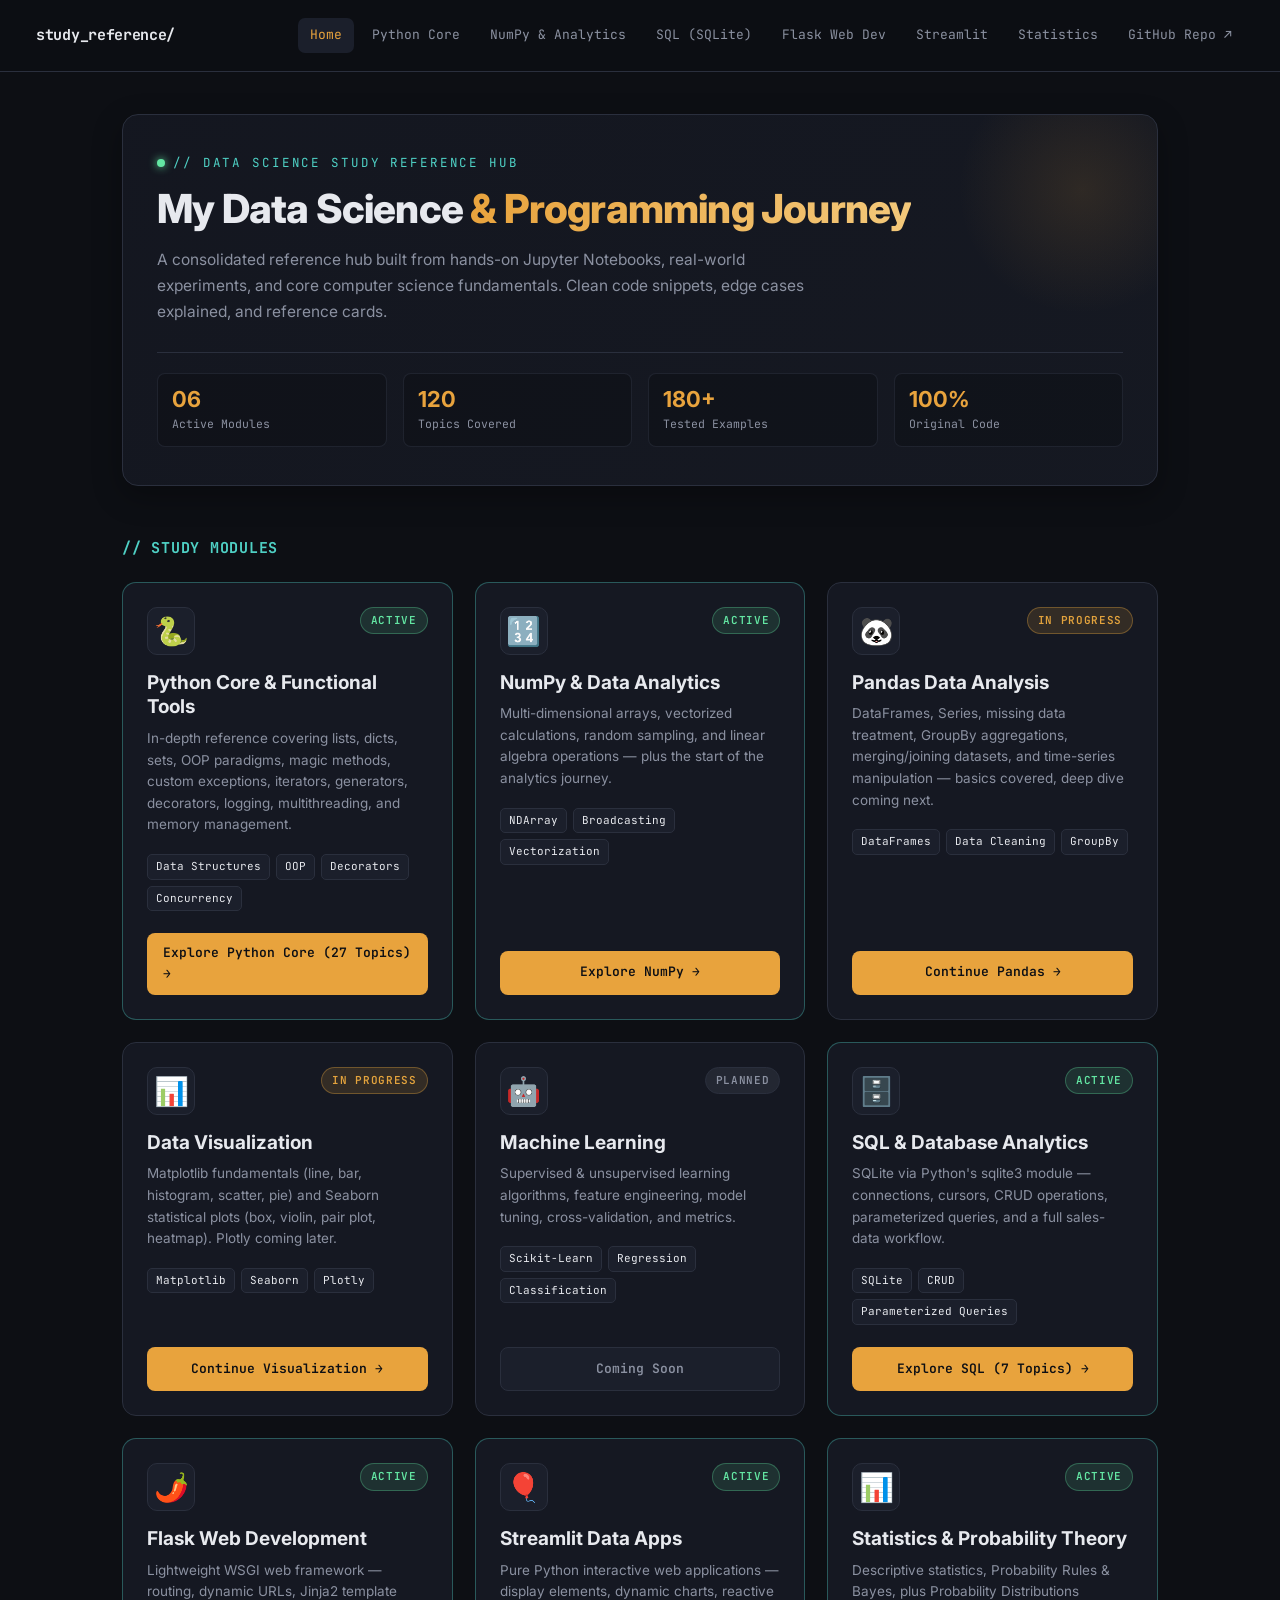
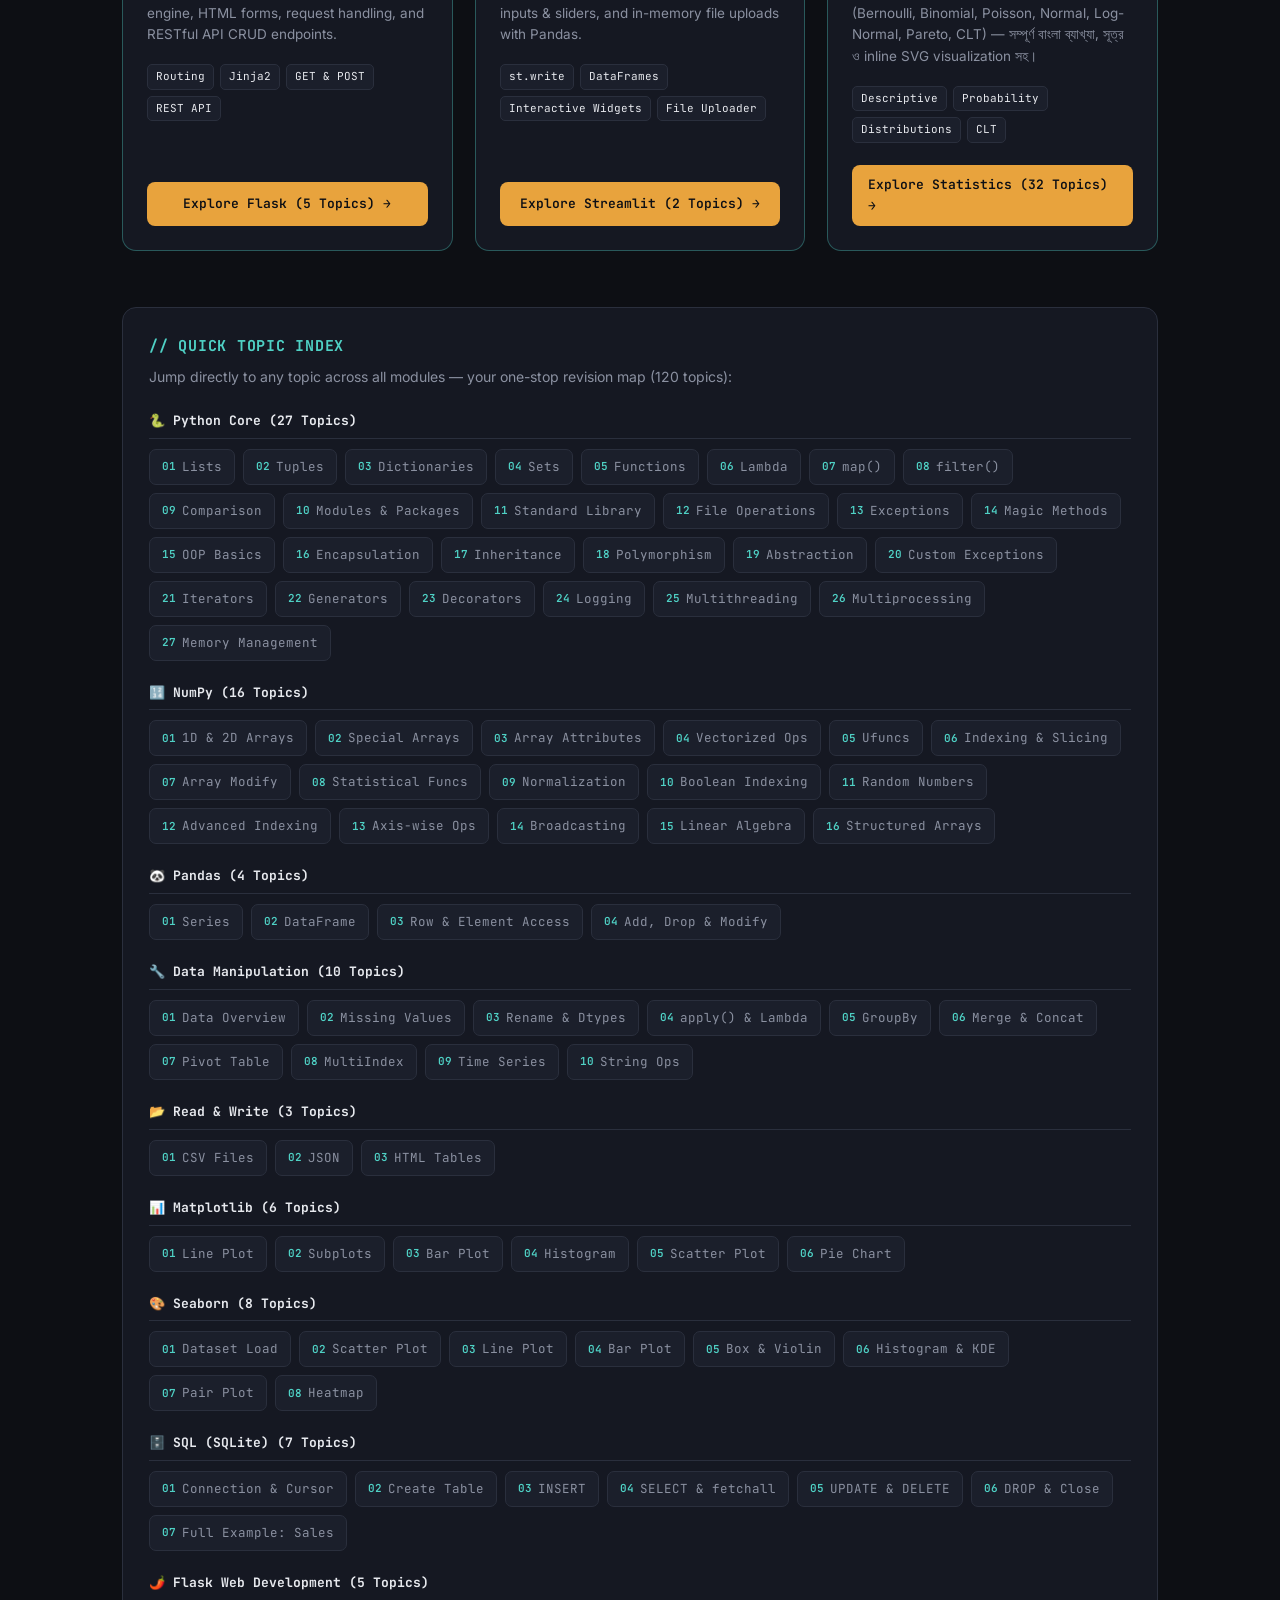
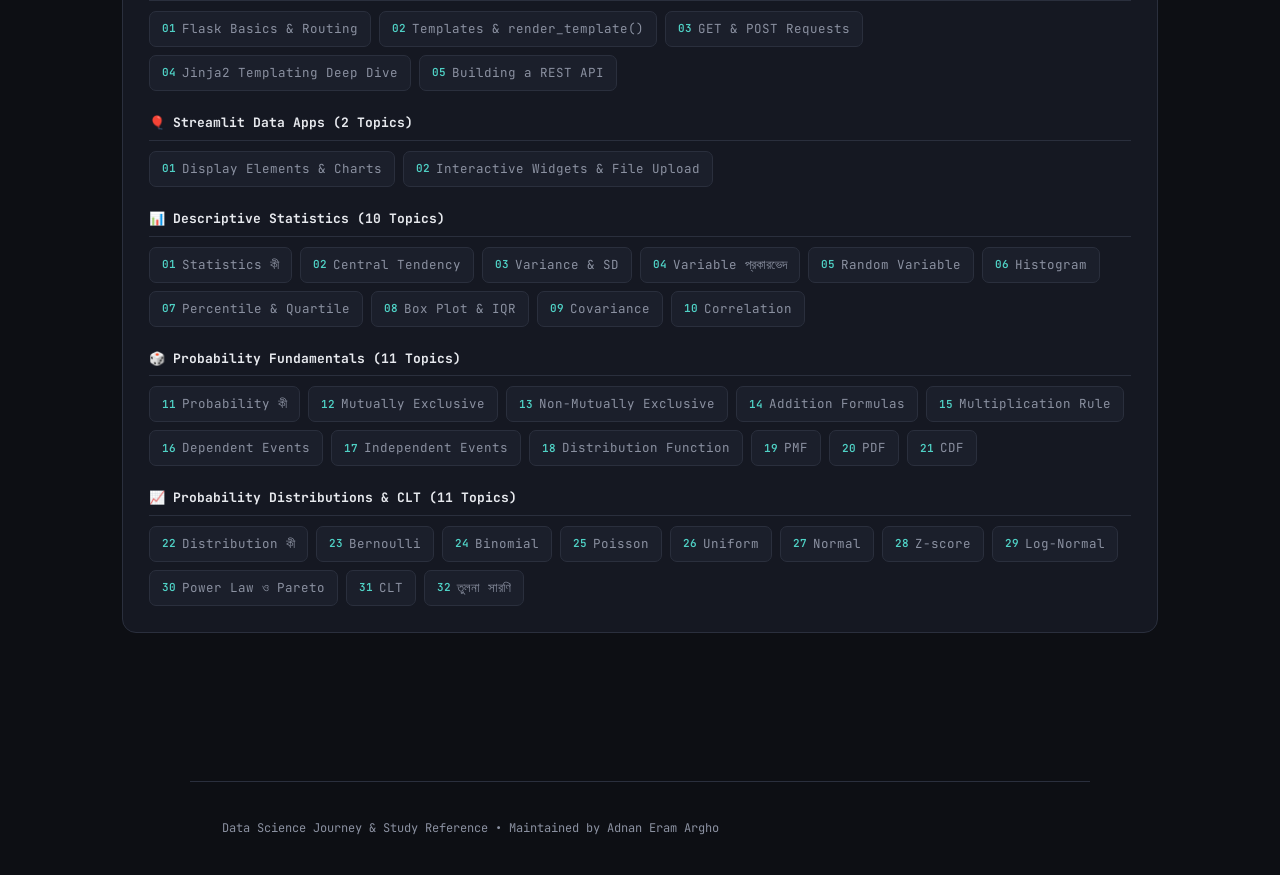
<file: index.html>
<!DOCTYPE html>
<html lang="en">

<head>
    <meta charset="UTF-8">
    <meta name="viewport" content="width=device-width, initial-scale=1.0">
    <title>Data Science Journey :: Study Reference Hub</title>
    <meta name="description" content="Personal Data Science & Programming reference hub covering Python Core, Data Structures, OOP, NumPy, Pandas, Machine Learning and SQL.">
    <link rel="stylesheet" href="style.css">
    <!-- Google Fonts -->
    <link rel="preconnect" href="https://fonts.googleapis.com">
    <link rel="preconnect" href="https://fonts.gstatic.com" crossorigin>
    <link href="https://fonts.googleapis.com/css2?family=Inter:wght@400;500;600;700;800&family=JetBrains+Mono:wght@400;500;600;700&display=swap" rel="stylesheet">
</head>

<body>

    <header class="topbar">
        <div class="topbar-brand-row">
            <a class="brand" href="index.html">study_reference/</a>
            <button class="topbar-toggle" id="topbarToggle" aria-label="Toggle navigation menu">☰</button>
        </div>
        <nav id="topbarNav">
            <a href="index.html" class="active">Home</a>
            <a href="python/index.html">Python Core</a>
            <a href="numpy/index.html">NumPy &amp; Analytics</a>
            <a href="sql/index.html">SQL (SQLite)</a>
            <a href="flask/index.html">Flask Web Dev</a>
            <a href="streamlit/index.html">Streamlit</a>
            <a href="statistics/index.html">Statistics</a>
            <a href="https://github.com/Adnan-Eram-Argho/My-Data_science_journey" target="_blank" rel="noopener">GitHub Repo ↗</a>
        </nav>
    </header>

    <main class="dashboard-shell">
        <!-- Hero Section -->
        <section class="hero-dashboard">
            <div class="kicker">
                <span class="kicker-dot"></span>
                // DATA SCIENCE STUDY REFERENCE HUB
            </div>
            <h1>My Data Science <span>&amp; Programming Journey</span></h1>
            <p>
                A consolidated reference hub built from hands-on Jupyter Notebooks, real-world experiments, and core computer science fundamentals. Clean code snippets, edge cases explained, and reference cards.
            </p>

                       <div class="dashboard-stats">
                <div class="stat-item">
                    <div class="stat-val">06</div>
                    <div class="stat-lbl">Active Modules</div>
                </div>
                <div class="stat-item">
                    <div class="stat-val">120</div>
                    <div class="stat-lbl">Topics Covered</div>
                </div>
                <div class="stat-item">
                    <div class="stat-val">180+</div>
                    <div class="stat-lbl">Tested Examples</div>
                </div>
                <div class="stat-item">
                    <div class="stat-val">100%</div>
                    <div class="stat-lbl">Original Code</div>
                </div>
            </div>
        </section>

        <!-- Modules Grid -->
        <div class="section-head">
            <h2>// STUDY MODULES</h2>
        </div>

        <div class="cards-grid">
            <!-- Python Core (ACTIVE) -->
            <div class="module-card active-card">
                <div>
                    <div class="card-top">
                        <div class="card-icon">🐍</div>
                        <span class="status-tag active">Active</span>
                    </div>
                    <h3>Python Core &amp; Functional Tools</h3>
                    <p>
                        In-depth reference covering lists, dicts, sets, OOP paradigms, magic methods, custom exceptions, iterators, generators, decorators, logging, multithreading, and memory management.
                    </p>
                    <div class="card-tags">
                        <span class="card-tag">Data Structures</span>
                        <span class="card-tag">OOP</span>
                        <span class="card-tag">Decorators</span>
                        <span class="card-tag">Concurrency</span>
                    </div>
                </div>
                <a href="python/index.html" class="card-btn btn-active">Explore Python Core (27 Topics) →</a>
            </div>

                       <!-- NumPy (ACTIVE) -->
            <div class="module-card active-card">
                <div>
                    <div class="card-top">
                        <div class="card-icon">🔢</div>
                        <span class="status-tag active">Active</span>
                    </div>
                    <h3>NumPy &amp; Data Analytics</h3>
                    <p>
                        Multi-dimensional arrays, vectorized calculations, random sampling, and linear algebra operations — plus the start of the analytics journey.
                    </p>
                    <div class="card-tags">
                        <span class="card-tag">NDArray</span>
                        <span class="card-tag">Broadcasting</span>
                        <span class="card-tag">Vectorization</span>
                    </div>
                </div>
                <a href="numpy/index.html" class="card-btn btn-active">Explore NumPy →</a>
            </div>

                        <!-- Pandas (IN PROGRESS) -->
            <div class="module-card">
                <div>
                    <div class="card-top">
                        <div class="card-icon">🐼</div>
                        <span class="status-tag progress">In Progress</span>
                    </div>
                    <h3>Pandas Data Analysis</h3>
                    <p>
                        DataFrames, Series, missing data treatment, GroupBy aggregations, merging/joining datasets, and time-series manipulation — basics covered, deep dive coming next.
                    </p>
                    <div class="card-tags">
                        <span class="card-tag">DataFrames</span>
                        <span class="card-tag">Data Cleaning</span>
                        <span class="card-tag">GroupBy</span>
                    </div>
                </div>
                <a href="numpy/index.html#pd-01" class="card-btn btn-active">Continue Pandas →</a>
            </div>

            <!-- Data Visualization (IN PROGRESS) -->
            <div class="module-card">
                <div>
                    <div class="card-top">
                        <div class="card-icon">📊</div>
                        <span class="status-tag progress">In Progress</span>
                    </div>
                    <h3>Data Visualization</h3>
                    <p>
                        Matplotlib fundamentals (line, bar, histogram, scatter, pie) and Seaborn statistical plots (box, violin, pair plot, heatmap). Plotly coming later.
                    </p>
                    <div class="card-tags">
                        <span class="card-tag">Matplotlib</span>
                        <span class="card-tag">Seaborn</span>
                        <span class="card-tag">Plotly</span>
                    </div>
                </div>
                <a href="numpy/index.html#mpl-01" class="card-btn btn-active">Continue Visualization →</a>
            </div>

            <!-- Machine Learning (PLANNED) -->
            <div class="module-card">
                <div>
                    <div class="card-top">
                        <div class="card-icon">🤖</div>
                        <span class="status-tag planned">Planned</span>
                    </div>
                    <h3>Machine Learning</h3>
                    <p>
                        Supervised &amp; unsupervised learning algorithms, feature engineering, model tuning, cross-validation, and metrics.
                    </p>
                    <div class="card-tags">
                        <span class="card-tag">Scikit-Learn</span>
                        <span class="card-tag">Regression</span>
                        <span class="card-tag">Classification</span>
                    </div>
                </div>
                <button class="card-btn btn-disabled" disabled>Coming Soon</button>
            </div>

            <!-- SQL & Databases (ACTIVE) -->
            <div class="module-card active-card">
                <div>
                    <div class="card-top">
                        <div class="card-icon">🗄️</div>
                        <span class="status-tag active">Active</span>
                    </div>
                    <h3>SQL &amp; Database Analytics</h3>
                    <p>
                        SQLite via Python's sqlite3 module — connections, cursors, CRUD operations, parameterized queries, and a full sales-data workflow.
                    </p>
                    <div class="card-tags">
                        <span class="card-tag">SQLite</span>
                        <span class="card-tag">CRUD</span>
                        <span class="card-tag">Parameterized Queries</span>
                    </div>
                </div>
                <a href="sql/index.html" class="card-btn btn-active">Explore SQL (7 Topics) →</a>
            </div>

            <!-- Flask (ACTIVE) -->
            <div class="module-card active-card">
                <div>
                    <div class="card-top">
                        <div class="card-icon">🌶️</div>
                        <span class="status-tag active">Active</span>
                    </div>
                    <h3>Flask Web Development</h3>
                    <p>
                        Lightweight WSGI web framework — routing, dynamic URLs, Jinja2 template engine, HTML forms, request handling, and RESTful API CRUD endpoints.
                    </p>
                    <div class="card-tags">
                        <span class="card-tag">Routing</span>
                        <span class="card-tag">Jinja2</span>
                        <span class="card-tag">GET &amp; POST</span>
                        <span class="card-tag">REST API</span>
                    </div>
                </div>
                <a href="flask/index.html" class="card-btn btn-active">Explore Flask (5 Topics) →</a>
            </div>

            <!-- Streamlit (ACTIVE) -->
            <div class="module-card active-card">
                <div>
                    <div class="card-top">
                        <div class="card-icon">🎈</div>
                        <span class="status-tag active">Active</span>
                    </div>
                    <h3>Streamlit Data Apps</h3>
                    <p>
                        Pure Python interactive web applications — display elements, dynamic charts, reactive inputs &amp; sliders, and in-memory file uploads with Pandas.
                    </p>
                    <div class="card-tags">
                        <span class="card-tag">st.write</span>
                        <span class="card-tag">DataFrames</span>
                        <span class="card-tag">Interactive Widgets</span>
                        <span class="card-tag">File Uploader</span>
                    </div>
                </div>
                <a href="streamlit/index.html" class="card-btn btn-active">Explore Streamlit (2 Topics) →</a>
            </div>

            <!-- Statistics & Probability (ACTIVE) -->
            <div class="module-card active-card">
                <div>
                    <div class="card-top">
                        <div class="card-icon">📊</div>
                        <span class="status-tag active">Active</span>
                    </div>
                    <h3>Statistics &amp; Probability Theory</h3>
                    <p>
                        Descriptive statistics, Probability Rules &amp; Bayes, plus Probability Distributions (Bernoulli, Binomial, Poisson, Normal, Log-Normal, Pareto, CLT) — সম্পূর্ণ বাংলা ব্যাখ্যা, সূত্র ও inline SVG visualization সহ।
                    </p>
                    <div class="card-tags">
                        <span class="card-tag">Descriptive</span>
                        <span class="card-tag">Probability</span>
                        <span class="card-tag">Distributions</span>
                        <span class="card-tag">CLT</span>
                    </div>
                </div>
                <a href="statistics/index.html" class="card-btn btn-active">Explore Statistics (32 Topics) →</a>
            </div>
        </div>

        <!-- Quick Topics Index -->
        <section class="quick-index">
            <div class="section-head" style="margin-bottom: 8px;">
                <h2>// QUICK TOPIC INDEX</h2>
            </div>
            <p style="color: var(--muted); font-size: 14px; margin: 0 0 20px;">
                Jump directly to any topic across all modules — your one-stop revision map (120 topics):
            </p>

            <!-- Python Core -->
            <div class="index-group-label">🐍 Python Core (27 Topics)</div>
            <div class="chips-wrapper">
                <a href="python/index.html#lists" class="topic-chip"><span class="chip-num">01</span> Lists</a>
                <a href="python/index.html#tuples" class="topic-chip"><span class="chip-num">02</span> Tuples</a>
                <a href="python/index.html#dicts" class="topic-chip"><span class="chip-num">03</span> Dictionaries</a>
                <a href="python/index.html#sets" class="topic-chip"><span class="chip-num">04</span> Sets</a>
                <a href="python/index.html#functions" class="topic-chip"><span class="chip-num">05</span> Functions</a>
                <a href="python/index.html#lambda" class="topic-chip"><span class="chip-num">06</span> Lambda</a>
                <a href="python/index.html#map" class="topic-chip"><span class="chip-num">07</span> map()</a>
                <a href="python/index.html#filter" class="topic-chip"><span class="chip-num">08</span> filter()</a>
                <a href="python/index.html#comparison" class="topic-chip"><span class="chip-num">09</span> Comparison</a>
                <a href="python/index.html#modules" class="topic-chip"><span class="chip-num">10</span> Modules &amp; Packages</a>
                <a href="python/index.html#stdlib" class="topic-chip"><span class="chip-num">11</span> Standard Library</a>
                <a href="python/index.html#fileops" class="topic-chip"><span class="chip-num">12</span> File Operations</a>
                <a href="python/index.html#exceptions" class="topic-chip"><span class="chip-num">13</span> Exceptions</a>
                <a href="python/index.html#magic-methods" class="topic-chip"><span class="chip-num">14</span> Magic Methods</a>
                <a href="python/index.html#oop-basics" class="topic-chip"><span class="chip-num">15</span> OOP Basics</a>
                <a href="python/index.html#encapsulation" class="topic-chip"><span class="chip-num">16</span> Encapsulation</a>
                <a href="python/index.html#inheritance" class="topic-chip"><span class="chip-num">17</span> Inheritance</a>
                <a href="python/index.html#polymorphism" class="topic-chip"><span class="chip-num">18</span> Polymorphism</a>
                <a href="python/index.html#abstraction" class="topic-chip"><span class="chip-num">19</span> Abstraction</a>
                <a href="python/index.html#custom-exceptions" class="topic-chip"><span class="chip-num">20</span> Custom Exceptions</a>
                <a href="python/index.html#iterators" class="topic-chip"><span class="chip-num">21</span> Iterators</a>
                <a href="python/index.html#generators" class="topic-chip"><span class="chip-num">22</span> Generators</a>
                <a href="python/index.html#decorators" class="topic-chip"><span class="chip-num">23</span> Decorators</a>
                <a href="python/index.html#logging" class="topic-chip"><span class="chip-num">24</span> Logging</a>
                <a href="python/index.html#multithreading" class="topic-chip"><span class="chip-num">25</span> Multithreading</a>
                <a href="python/index.html#multiprocessing" class="topic-chip"><span class="chip-num">26</span> Multiprocessing</a>
                <a href="python/index.html#memory-management" class="topic-chip"><span class="chip-num">27</span> Memory Management</a>
            </div>

            <!-- NumPy -->
            <div class="index-group-label">🔢 NumPy (16 Topics)</div>
            <div class="chips-wrapper">
                <a href="numpy/index.html#np-01" class="topic-chip"><span class="chip-num">01</span> 1D &amp; 2D Arrays</a>
                <a href="numpy/index.html#np-02" class="topic-chip"><span class="chip-num">02</span> Special Arrays</a>
                <a href="numpy/index.html#np-03" class="topic-chip"><span class="chip-num">03</span> Array Attributes</a>
                <a href="numpy/index.html#np-04" class="topic-chip"><span class="chip-num">04</span> Vectorized Ops</a>
                <a href="numpy/index.html#np-05" class="topic-chip"><span class="chip-num">05</span> Ufuncs</a>
                <a href="numpy/index.html#np-06" class="topic-chip"><span class="chip-num">06</span> Indexing &amp; Slicing</a>
                <a href="numpy/index.html#np-07" class="topic-chip"><span class="chip-num">07</span> Array Modify</a>
                <a href="numpy/index.html#np-08" class="topic-chip"><span class="chip-num">08</span> Statistical Funcs</a>
                <a href="numpy/index.html#np-09" class="topic-chip"><span class="chip-num">09</span> Normalization</a>
                <a href="numpy/index.html#np-10" class="topic-chip"><span class="chip-num">10</span> Boolean Indexing</a>
                <a href="numpy/index.html#np-11" class="topic-chip"><span class="chip-num">11</span> Random Numbers</a>
                <a href="numpy/index.html#np-12" class="topic-chip"><span class="chip-num">12</span> Advanced Indexing</a>
                <a href="numpy/index.html#np-13" class="topic-chip"><span class="chip-num">13</span> Axis-wise Ops</a>
                <a href="numpy/index.html#np-14" class="topic-chip"><span class="chip-num">14</span> Broadcasting</a>
                <a href="numpy/index.html#np-15" class="topic-chip"><span class="chip-num">15</span> Linear Algebra</a>
                <a href="numpy/index.html#np-16" class="topic-chip"><span class="chip-num">16</span> Structured Arrays</a>
            </div>

            <!-- Pandas -->
            <div class="index-group-label">🐼 Pandas (4 Topics)</div>
            <div class="chips-wrapper">
                <a href="numpy/index.html#pd-01" class="topic-chip"><span class="chip-num">01</span> Series</a>
                <a href="numpy/index.html#pd-02" class="topic-chip"><span class="chip-num">02</span> DataFrame</a>
                <a href="numpy/index.html#pd-03" class="topic-chip"><span class="chip-num">03</span> Row &amp; Element Access</a>
                <a href="numpy/index.html#pd-04" class="topic-chip"><span class="chip-num">04</span> Add, Drop &amp; Modify</a>
            </div>

            <!-- Data Manipulation -->
            <div class="index-group-label">🔧 Data Manipulation (10 Topics)</div>
            <div class="chips-wrapper">
                <a href="numpy/index.html#dm-01" class="topic-chip"><span class="chip-num">01</span> Data Overview</a>
                <a href="numpy/index.html#dm-02" class="topic-chip"><span class="chip-num">02</span> Missing Values</a>
                <a href="numpy/index.html#dm-03" class="topic-chip"><span class="chip-num">03</span> Rename &amp; Dtypes</a>
                <a href="numpy/index.html#dm-04" class="topic-chip"><span class="chip-num">04</span> apply() &amp; Lambda</a>
                <a href="numpy/index.html#dm-05" class="topic-chip"><span class="chip-num">05</span> GroupBy</a>
                <a href="numpy/index.html#dm-06" class="topic-chip"><span class="chip-num">06</span> Merge &amp; Concat</a>
                <a href="numpy/index.html#dm-07" class="topic-chip"><span class="chip-num">07</span> Pivot Table</a>
                <a href="numpy/index.html#dm-08" class="topic-chip"><span class="chip-num">08</span> MultiIndex</a>
                <a href="numpy/index.html#dm-09" class="topic-chip"><span class="chip-num">09</span> Time Series</a>
                <a href="numpy/index.html#dm-10" class="topic-chip"><span class="chip-num">10</span> String Ops</a>
            </div>

            <!-- Read/Write -->
            <div class="index-group-label">📂 Read &amp; Write (3 Topics)</div>
            <div class="chips-wrapper">
                <a href="numpy/index.html#rd-01" class="topic-chip"><span class="chip-num">01</span> CSV Files</a>
                <a href="numpy/index.html#rd-02" class="topic-chip"><span class="chip-num">02</span> JSON</a>
                <a href="numpy/index.html#rd-03" class="topic-chip"><span class="chip-num">03</span> HTML Tables</a>
            </div>

            <!-- Matplotlib -->
            <div class="index-group-label">📊 Matplotlib (6 Topics)</div>
            <div class="chips-wrapper">
                <a href="numpy/index.html#mpl-01" class="topic-chip"><span class="chip-num">01</span> Line Plot</a>
                <a href="numpy/index.html#mpl-02" class="topic-chip"><span class="chip-num">02</span> Subplots</a>
                <a href="numpy/index.html#mpl-03" class="topic-chip"><span class="chip-num">03</span> Bar Plot</a>
                <a href="numpy/index.html#mpl-04" class="topic-chip"><span class="chip-num">04</span> Histogram</a>
                <a href="numpy/index.html#mpl-05" class="topic-chip"><span class="chip-num">05</span> Scatter Plot</a>
                <a href="numpy/index.html#mpl-06" class="topic-chip"><span class="chip-num">06</span> Pie Chart</a>
            </div>

            <!-- Seaborn -->
            <div class="index-group-label">🎨 Seaborn (8 Topics)</div>
            <div class="chips-wrapper">
                <a href="numpy/index.html#sns-01" class="topic-chip"><span class="chip-num">01</span> Dataset Load</a>
                <a href="numpy/index.html#sns-02" class="topic-chip"><span class="chip-num">02</span> Scatter Plot</a>
                <a href="numpy/index.html#sns-03" class="topic-chip"><span class="chip-num">03</span> Line Plot</a>
                <a href="numpy/index.html#sns-04" class="topic-chip"><span class="chip-num">04</span> Bar Plot</a>
                <a href="numpy/index.html#sns-05" class="topic-chip"><span class="chip-num">05</span> Box &amp; Violin</a>
                <a href="numpy/index.html#sns-06" class="topic-chip"><span class="chip-num">06</span> Histogram &amp; KDE</a>
                <a href="numpy/index.html#sns-07" class="topic-chip"><span class="chip-num">07</span> Pair Plot</a>
                <a href="numpy/index.html#sns-08" class="topic-chip"><span class="chip-num">08</span> Heatmap</a>
            </div>

            <!-- SQL -->
            <div class="index-group-label">🗄️ SQL (SQLite) (7 Topics)</div>
            <div class="chips-wrapper">
                <a href="sql/index.html#sql-01" class="topic-chip"><span class="chip-num">01</span> Connection &amp; Cursor</a>
                <a href="sql/index.html#sql-02" class="topic-chip"><span class="chip-num">02</span> Create Table</a>
                <a href="sql/index.html#sql-03" class="topic-chip"><span class="chip-num">03</span> INSERT</a>
                <a href="sql/index.html#sql-04" class="topic-chip"><span class="chip-num">04</span> SELECT &amp; fetchall</a>
                <a href="sql/index.html#sql-05" class="topic-chip"><span class="chip-num">05</span> UPDATE &amp; DELETE</a>
                <a href="sql/index.html#sql-06" class="topic-chip"><span class="chip-num">06</span> DROP &amp; Close</a>
                <a href="sql/index.html#sql-07" class="topic-chip"><span class="chip-num">07</span> Full Example: Sales</a>
            </div>

            <!-- Flask -->
            <div class="index-group-label">🌶️ Flask Web Development (5 Topics)</div>
            <div class="chips-wrapper">
                <a href="flask/index.html#flask-basics" class="topic-chip"><span class="chip-num">01</span> Flask Basics &amp; Routing</a>
                <a href="flask/index.html#templates" class="topic-chip"><span class="chip-num">02</span> Templates &amp; render_template()</a>
                <a href="flask/index.html#get-post" class="topic-chip"><span class="chip-num">03</span> GET &amp; POST Requests</a>
                <a href="flask/index.html#jinja2" class="topic-chip"><span class="chip-num">04</span> Jinja2 Templating Deep Dive</a>
                <a href="flask/index.html#rest-api" class="topic-chip"><span class="chip-num">05</span> Building a REST API</a>
            </div>

            <!-- Streamlit -->
            <div class="index-group-label">🎈 Streamlit Data Apps (2 Topics)</div>
            <div class="chips-wrapper">
                <a href="streamlit/index.html#st-basics" class="topic-chip"><span class="chip-num">01</span> Display Elements &amp; Charts</a>
                <a href="streamlit/index.html#st-widgets" class="topic-chip"><span class="chip-num">02</span> Interactive Widgets &amp; File Upload</a>
            </div>

            <!-- Descriptive Statistics -->
            <div class="index-group-label">📊 Descriptive Statistics (10 Topics)</div>
            <div class="chips-wrapper">
                <a href="statistics/index.html#what-is-stats" class="topic-chip"><span class="chip-num">01</span> Statistics কী</a>
                <a href="statistics/index.html#central-tendency" class="topic-chip"><span class="chip-num">02</span> Central Tendency</a>
                <a href="statistics/index.html#variance-sd" class="topic-chip"><span class="chip-num">03</span> Variance &amp; SD</a>
                <a href="statistics/index.html#variable-types" class="topic-chip"><span class="chip-num">04</span> Variable প্রকারভেদ</a>
                <a href="statistics/index.html#random-variable" class="topic-chip"><span class="chip-num">05</span> Random Variable</a>
                <a href="statistics/index.html#histogram" class="topic-chip"><span class="chip-num">06</span> Histogram</a>
                <a href="statistics/index.html#percentile-quartile" class="topic-chip"><span class="chip-num">07</span> Percentile &amp; Quartile</a>
                <a href="statistics/index.html#five-num-boxplot" class="topic-chip"><span class="chip-num">08</span> Box Plot &amp; IQR</a>
                <a href="statistics/index.html#covariance" class="topic-chip"><span class="chip-num">09</span> Covariance</a>
                <a href="statistics/index.html#correlation" class="topic-chip"><span class="chip-num">10</span> Correlation</a>
            </div>

            <!-- Probability Fundamentals -->
            <div class="index-group-label">🎲 Probability Fundamentals (11 Topics)</div>
            <div class="chips-wrapper">
                <a href="statistics/index.html#probability-basics" class="topic-chip"><span class="chip-num">11</span> Probability কী</a>
                <a href="statistics/index.html#mutually-exclusive" class="topic-chip"><span class="chip-num">12</span> Mutually Exclusive</a>
                <a href="statistics/index.html#non-mutually-exclusive" class="topic-chip"><span class="chip-num">13</span> Non-Mutually Exclusive</a>
                <a href="statistics/index.html#addition-formulas" class="topic-chip"><span class="chip-num">14</span> Addition Formulas</a>
                <a href="statistics/index.html#multiplication-rule" class="topic-chip"><span class="chip-num">15</span> Multiplication Rule</a>
                <a href="statistics/index.html#dependent-events" class="topic-chip"><span class="chip-num">16</span> Dependent Events</a>
                <a href="statistics/index.html#independent-events" class="topic-chip"><span class="chip-num">17</span> Independent Events</a>
                <a href="statistics/index.html#prob-dist-fn" class="topic-chip"><span class="chip-num">18</span> Distribution Function</a>
                <a href="statistics/index.html#pmf" class="topic-chip"><span class="chip-num">19</span> PMF</a>
                <a href="statistics/index.html#pdf" class="topic-chip"><span class="chip-num">20</span> PDF</a>
                <a href="statistics/index.html#cdf" class="topic-chip"><span class="chip-num">21</span> CDF</a>
            </div>

            <!-- Probability Distributions & CLT -->
            <div class="index-group-label">📈 Probability Distributions &amp; CLT (11 Topics)</div>
            <div class="chips-wrapper">
                <a href="statistics/index.html#prob-dist-intro" class="topic-chip"><span class="chip-num">22</span> Distribution কী</a>
                <a href="statistics/index.html#bernoulli" class="topic-chip"><span class="chip-num">23</span> Bernoulli</a>
                <a href="statistics/index.html#binomial" class="topic-chip"><span class="chip-num">24</span> Binomial</a>
                <a href="statistics/index.html#poisson" class="topic-chip"><span class="chip-num">25</span> Poisson</a>
                <a href="statistics/index.html#uniform-dist" class="topic-chip"><span class="chip-num">26</span> Uniform</a>
                <a href="statistics/index.html#normal-dist" class="topic-chip"><span class="chip-num">27</span> Normal</a>
                <a href="statistics/index.html#standard-normal" class="topic-chip"><span class="chip-num">28</span> Z-score</a>
                <a href="statistics/index.html#log-normal" class="topic-chip"><span class="chip-num">29</span> Log-Normal</a>
                <a href="statistics/index.html#pareto-dist" class="topic-chip"><span class="chip-num">30</span> Power Law ও Pareto</a>
                <a href="statistics/index.html#clt" class="topic-chip"><span class="chip-num">31</span> CLT</a>
                <a href="statistics/index.html#dist-comparison" class="topic-chip"><span class="chip-num">32</span> তুলনা সারণি</a>
            </div>
        </section>
    </main>

    <footer>
        Data Science Journey &amp; Study Reference • Maintained by Adnan Eram Argho
    </footer>

    <script>
        const topbarToggle = document.getElementById('topbarToggle');
        const topbarNav = document.getElementById('topbarNav');
        if (topbarToggle && topbarNav) {
            topbarToggle.addEventListener('click', () => {
                topbarNav.classList.toggle('open');
                topbarToggle.textContent = topbarNav.classList.contains('open') ? '✕' : '☰';
            });
            document.querySelectorAll('#topbarNav a').forEach(link => {
                link.addEventListener('click', () => {
                    topbarNav.classList.remove('open');
                    topbarToggle.textContent = '☰';
                });
            });
        }
    </script>
</body>

</html>
</file>
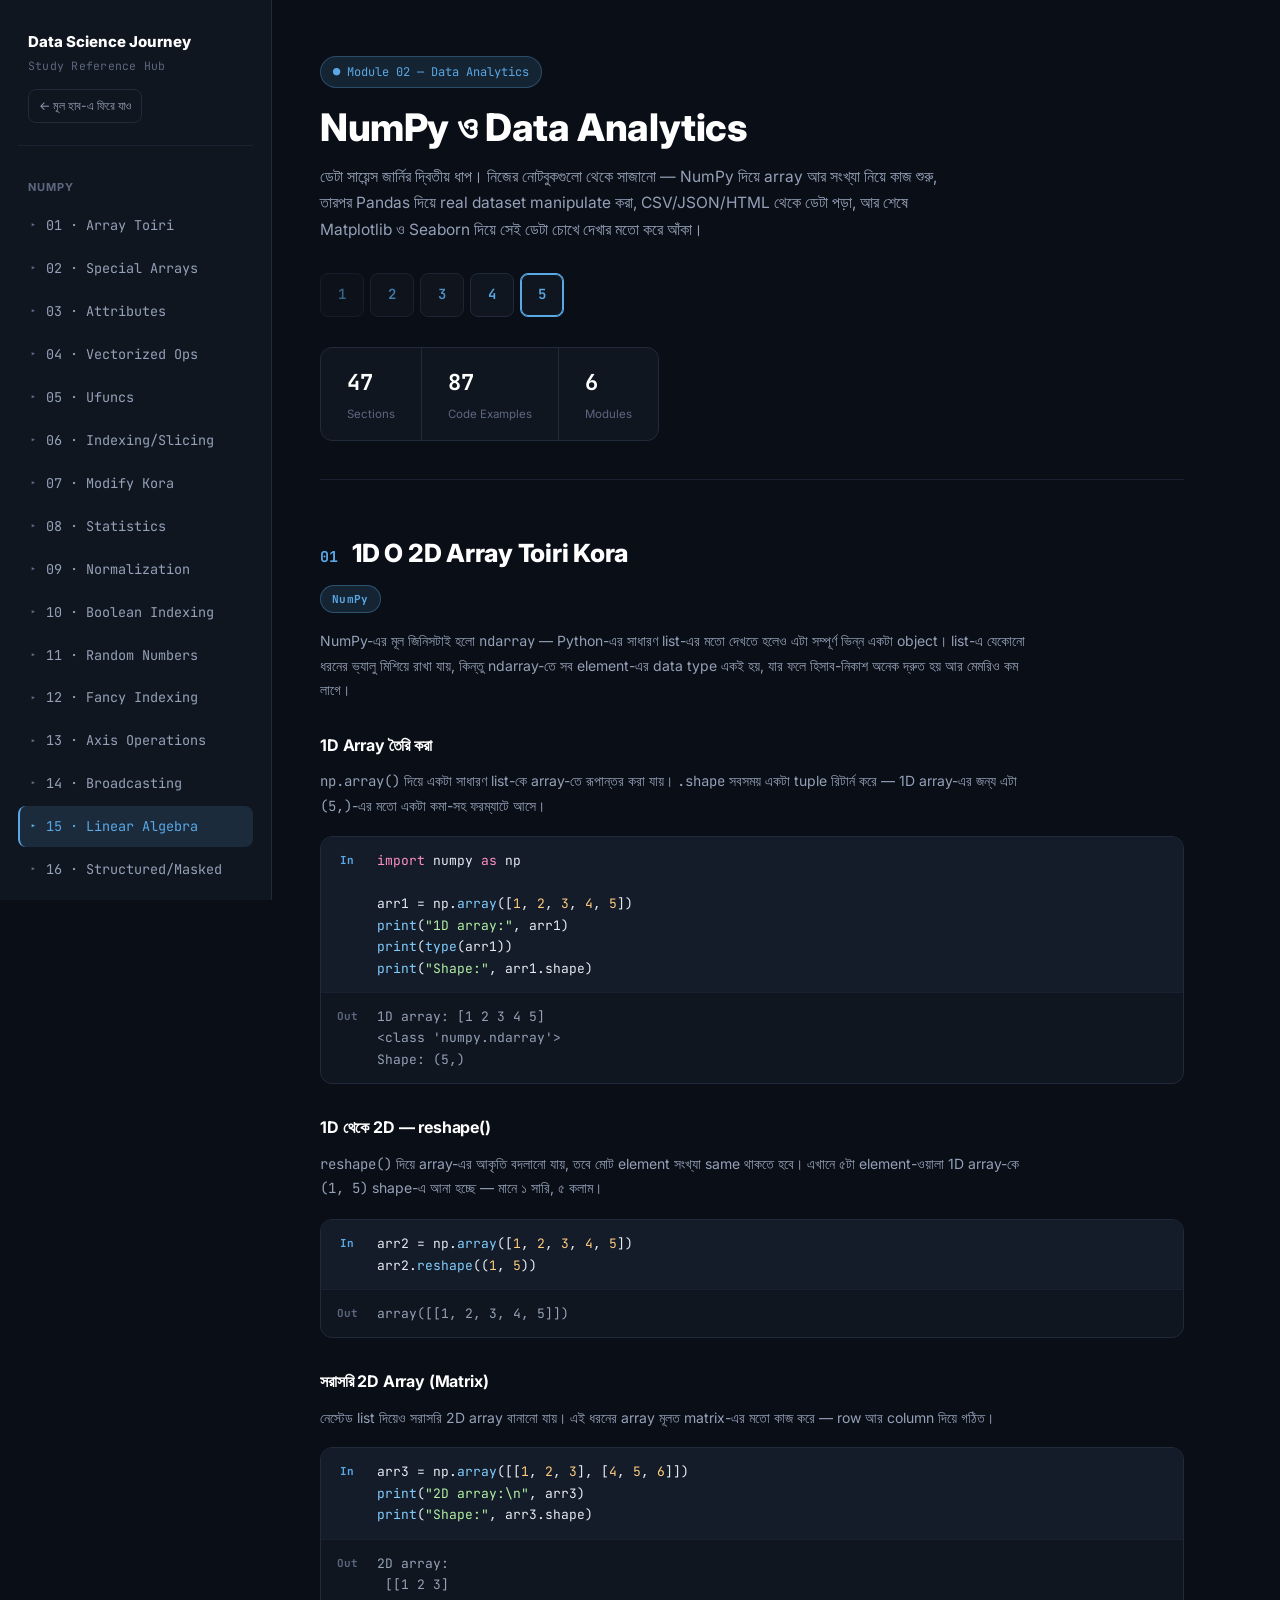
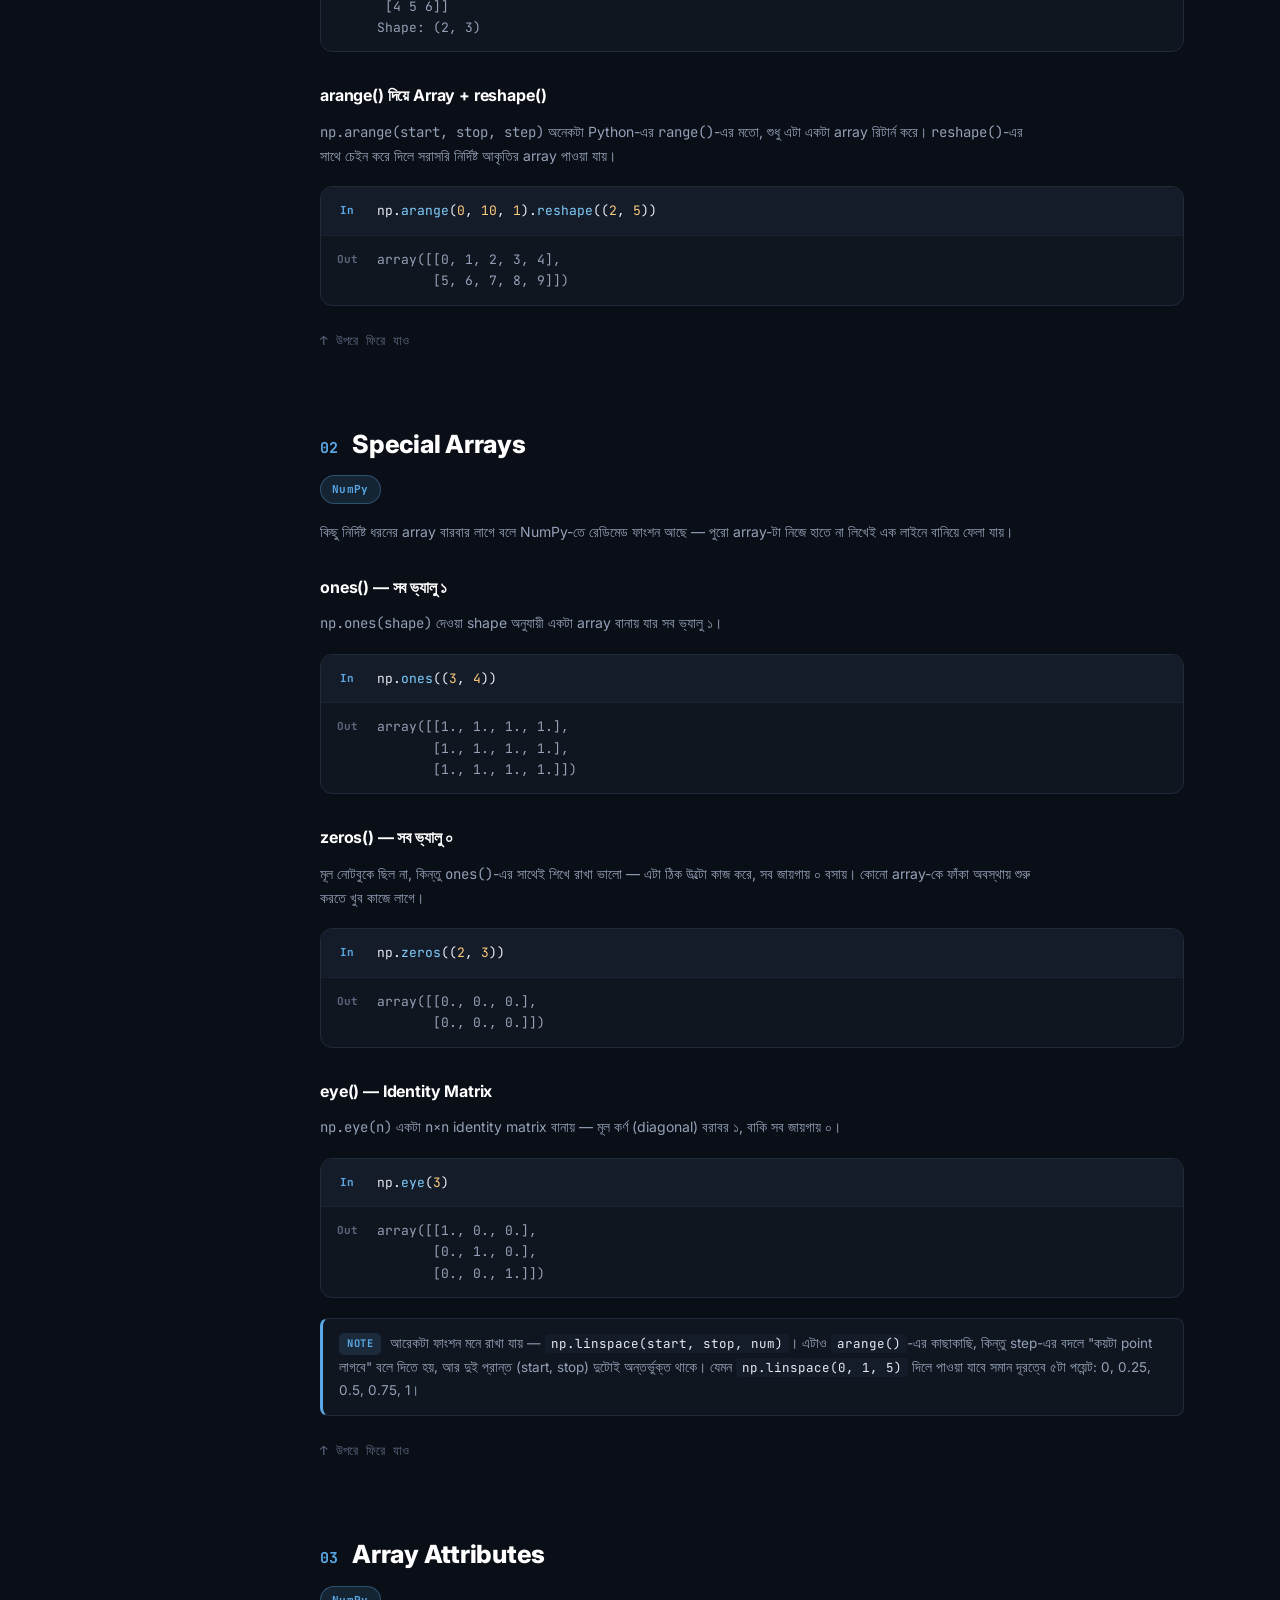
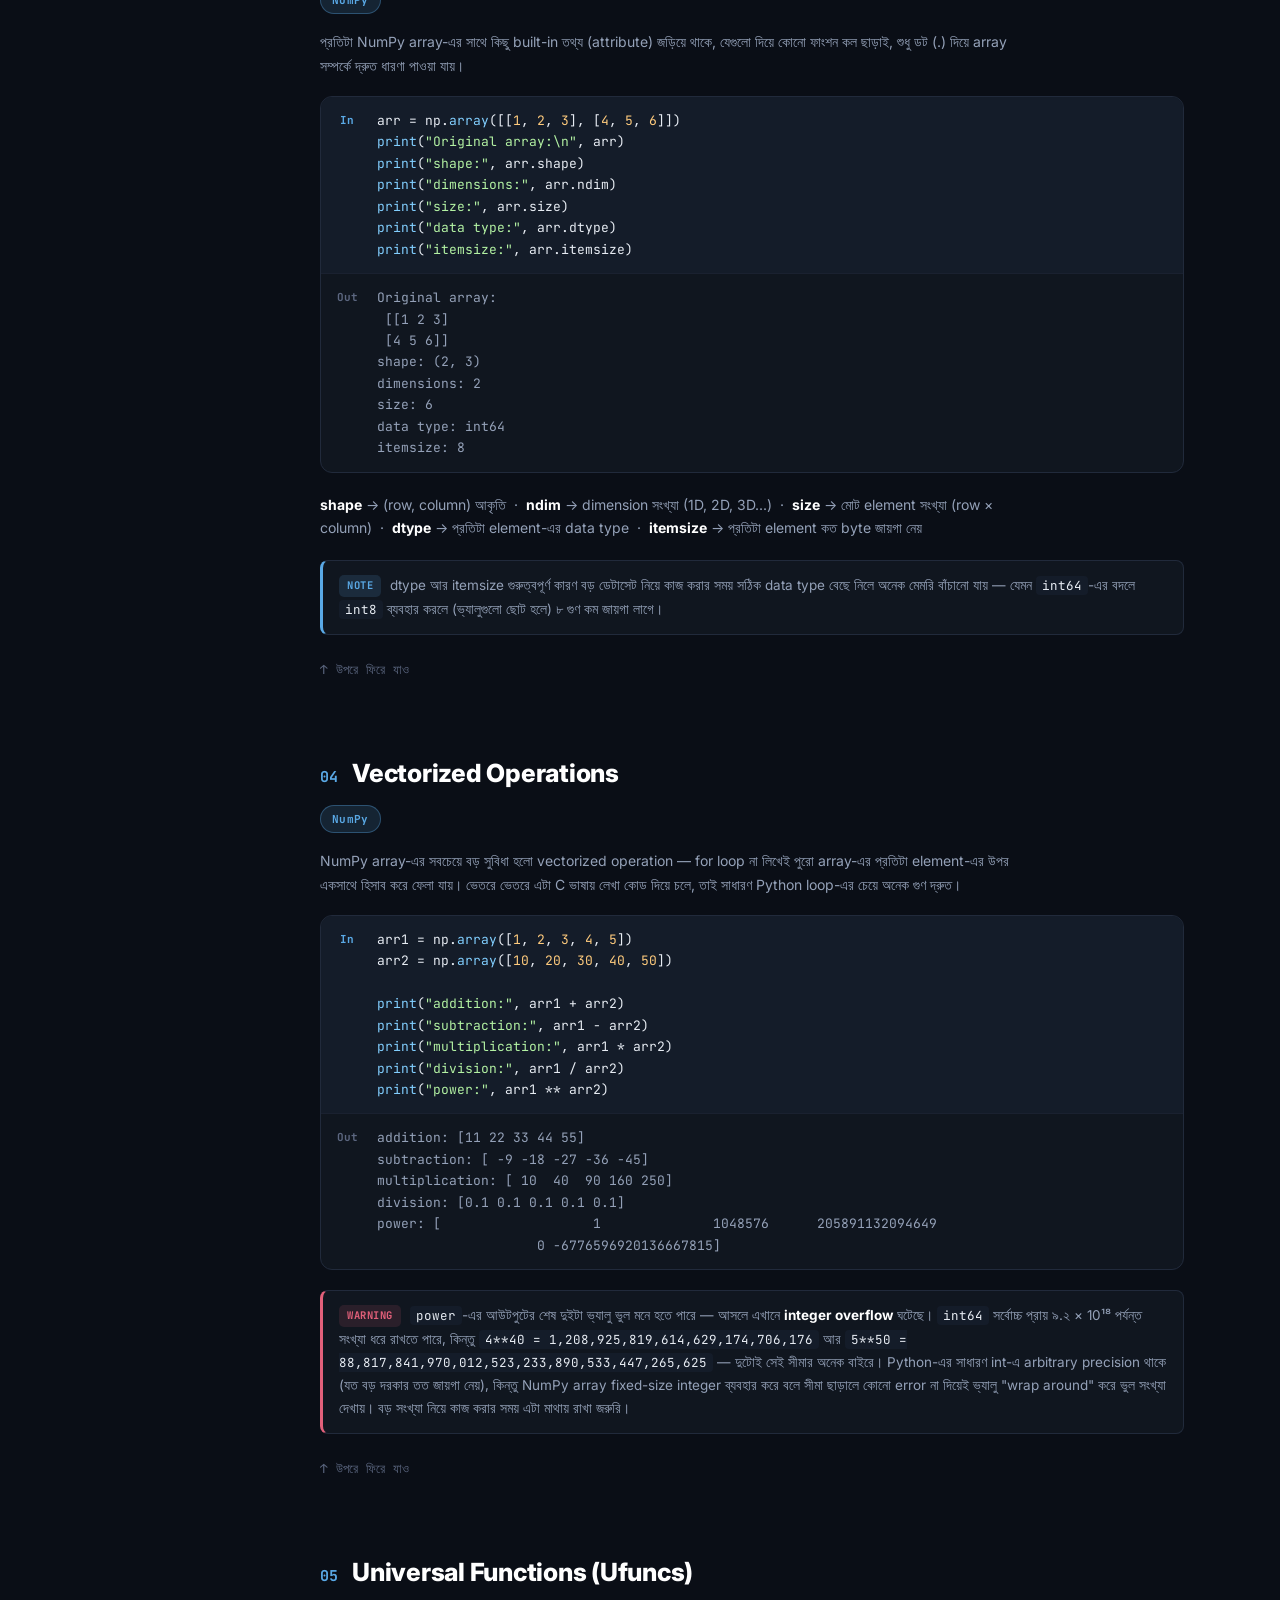
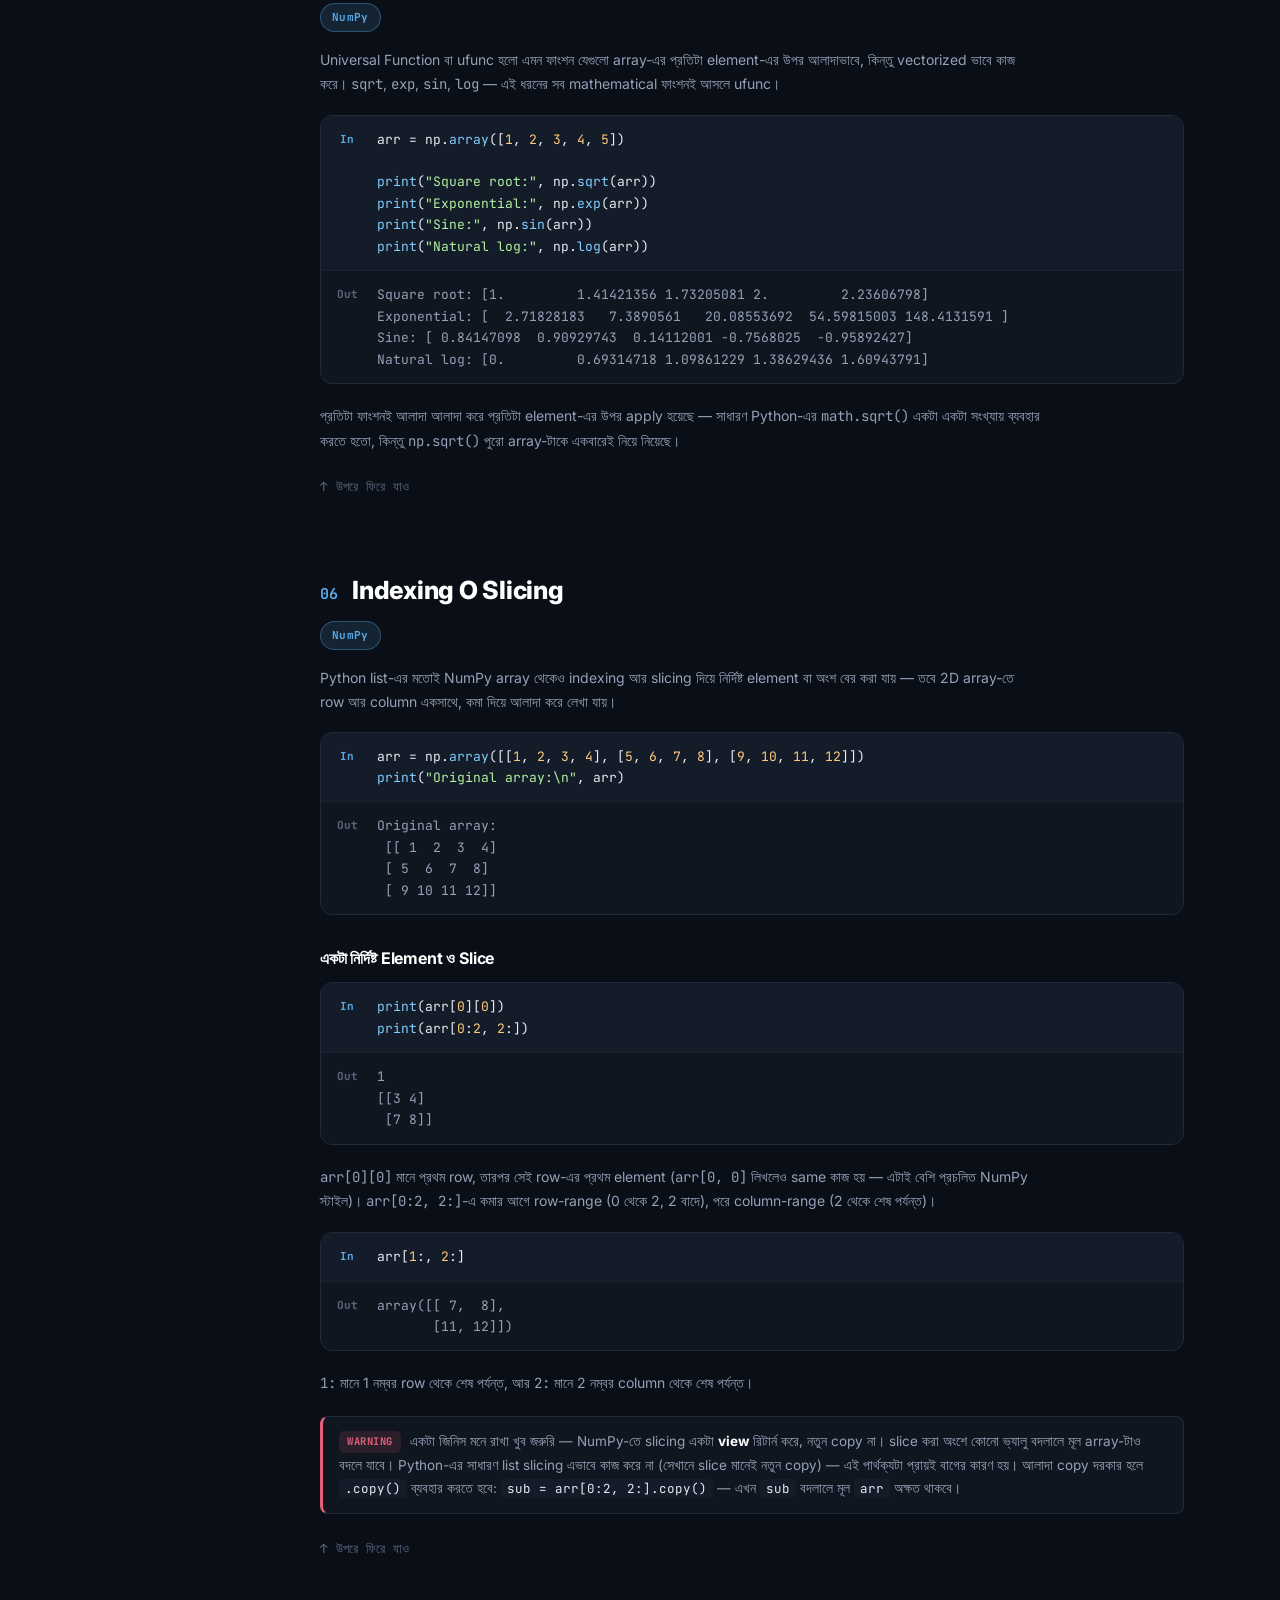
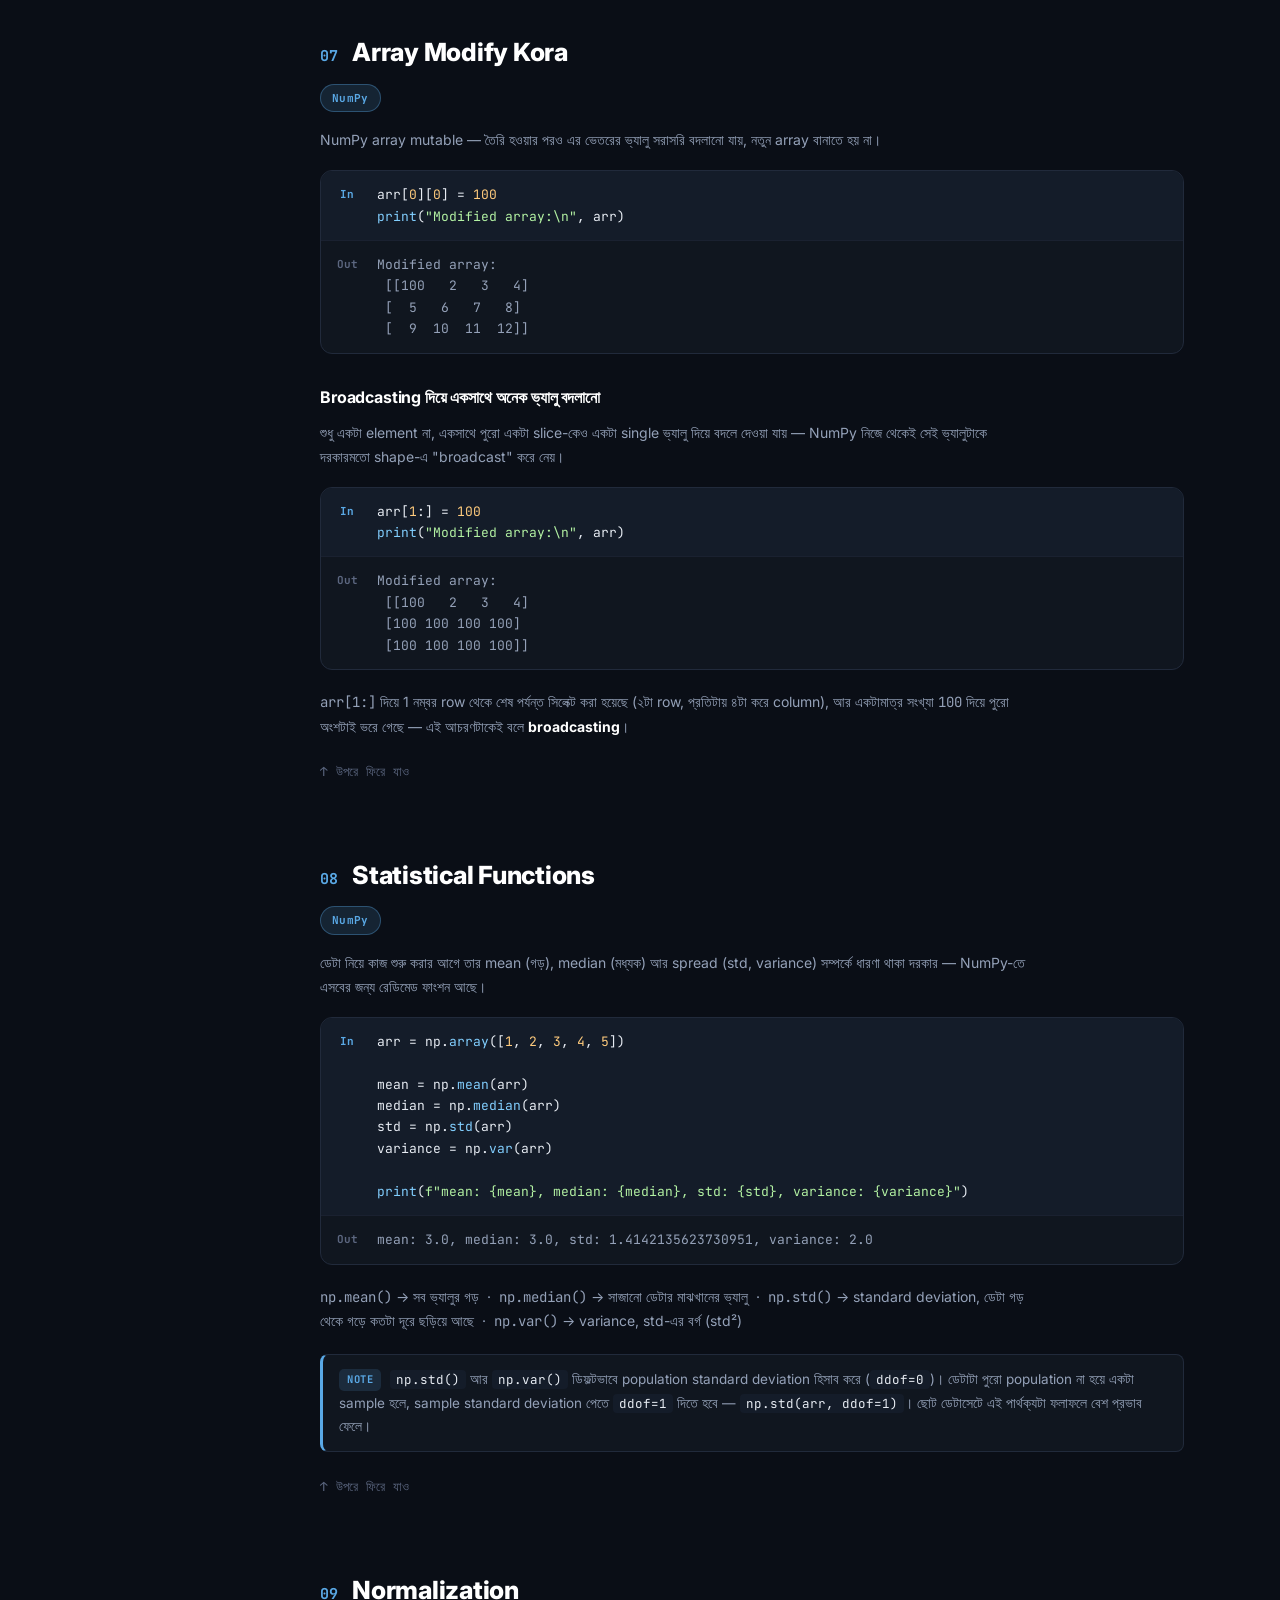
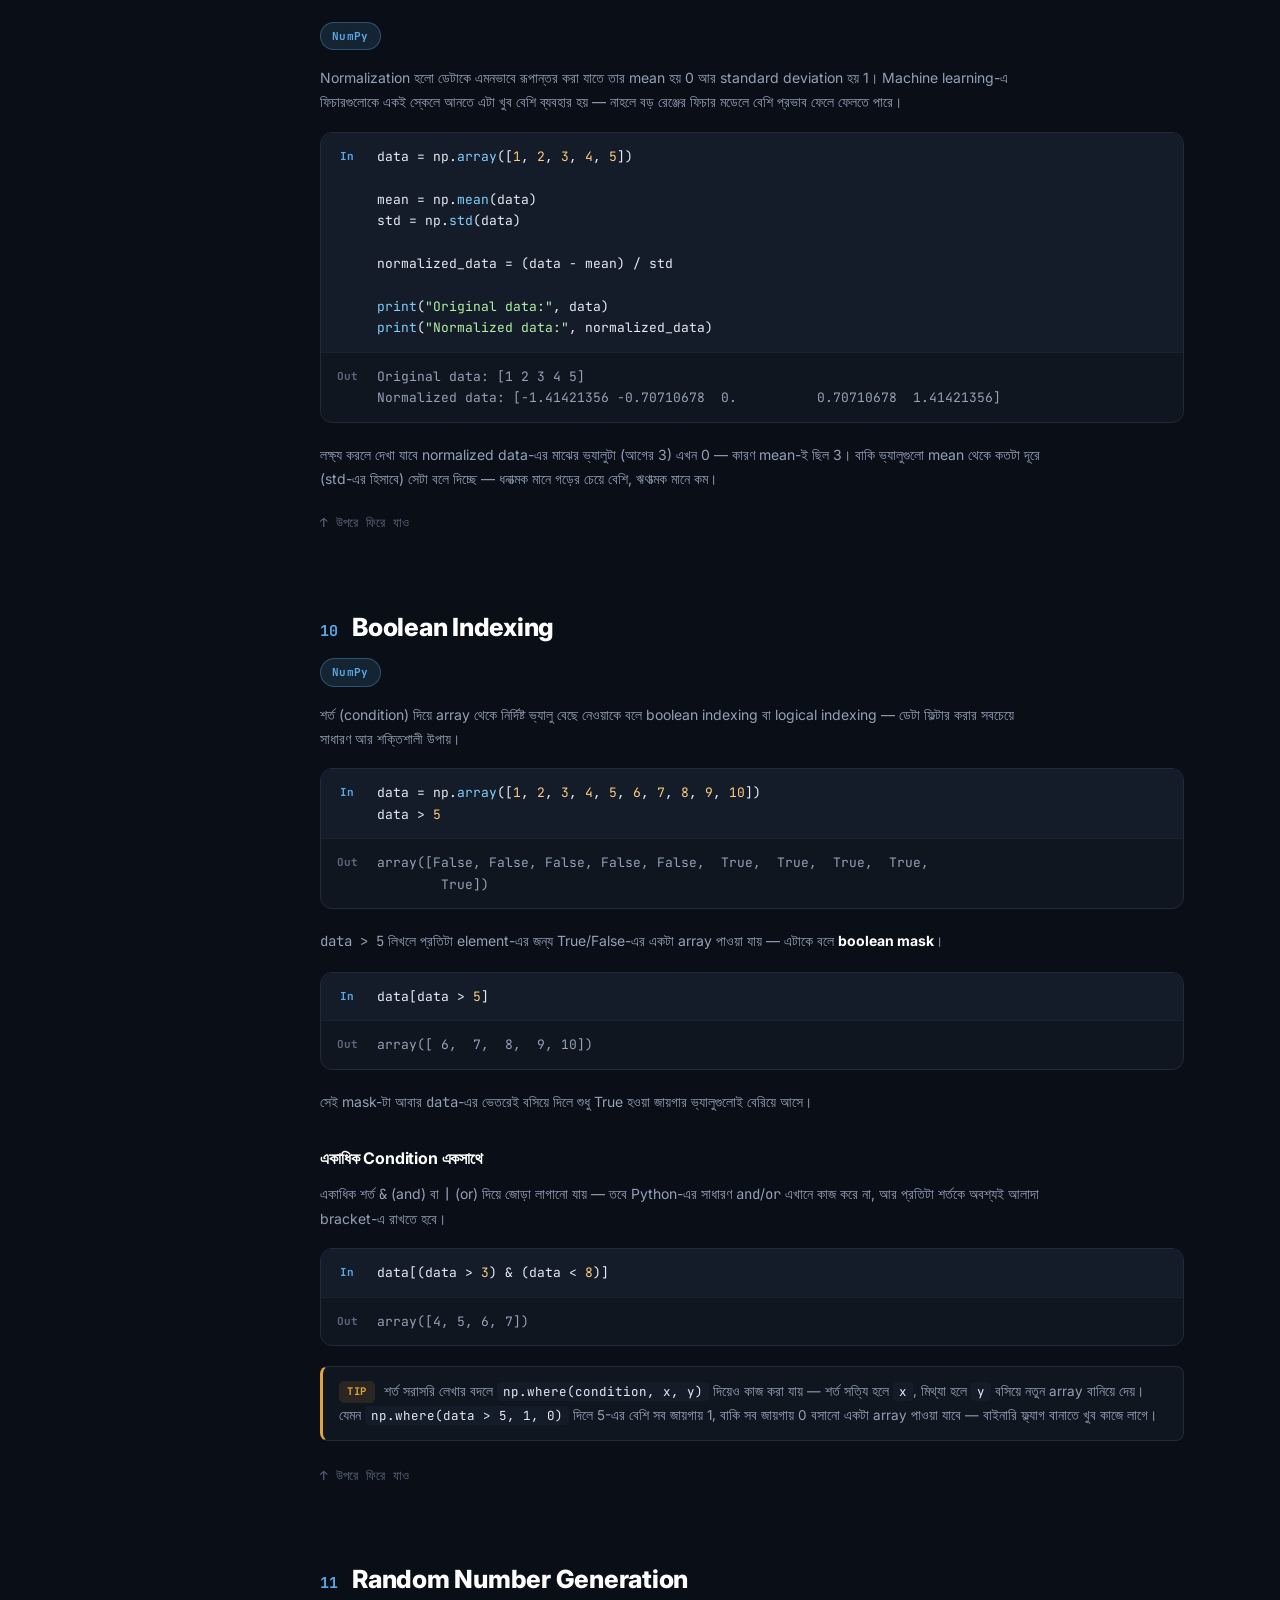
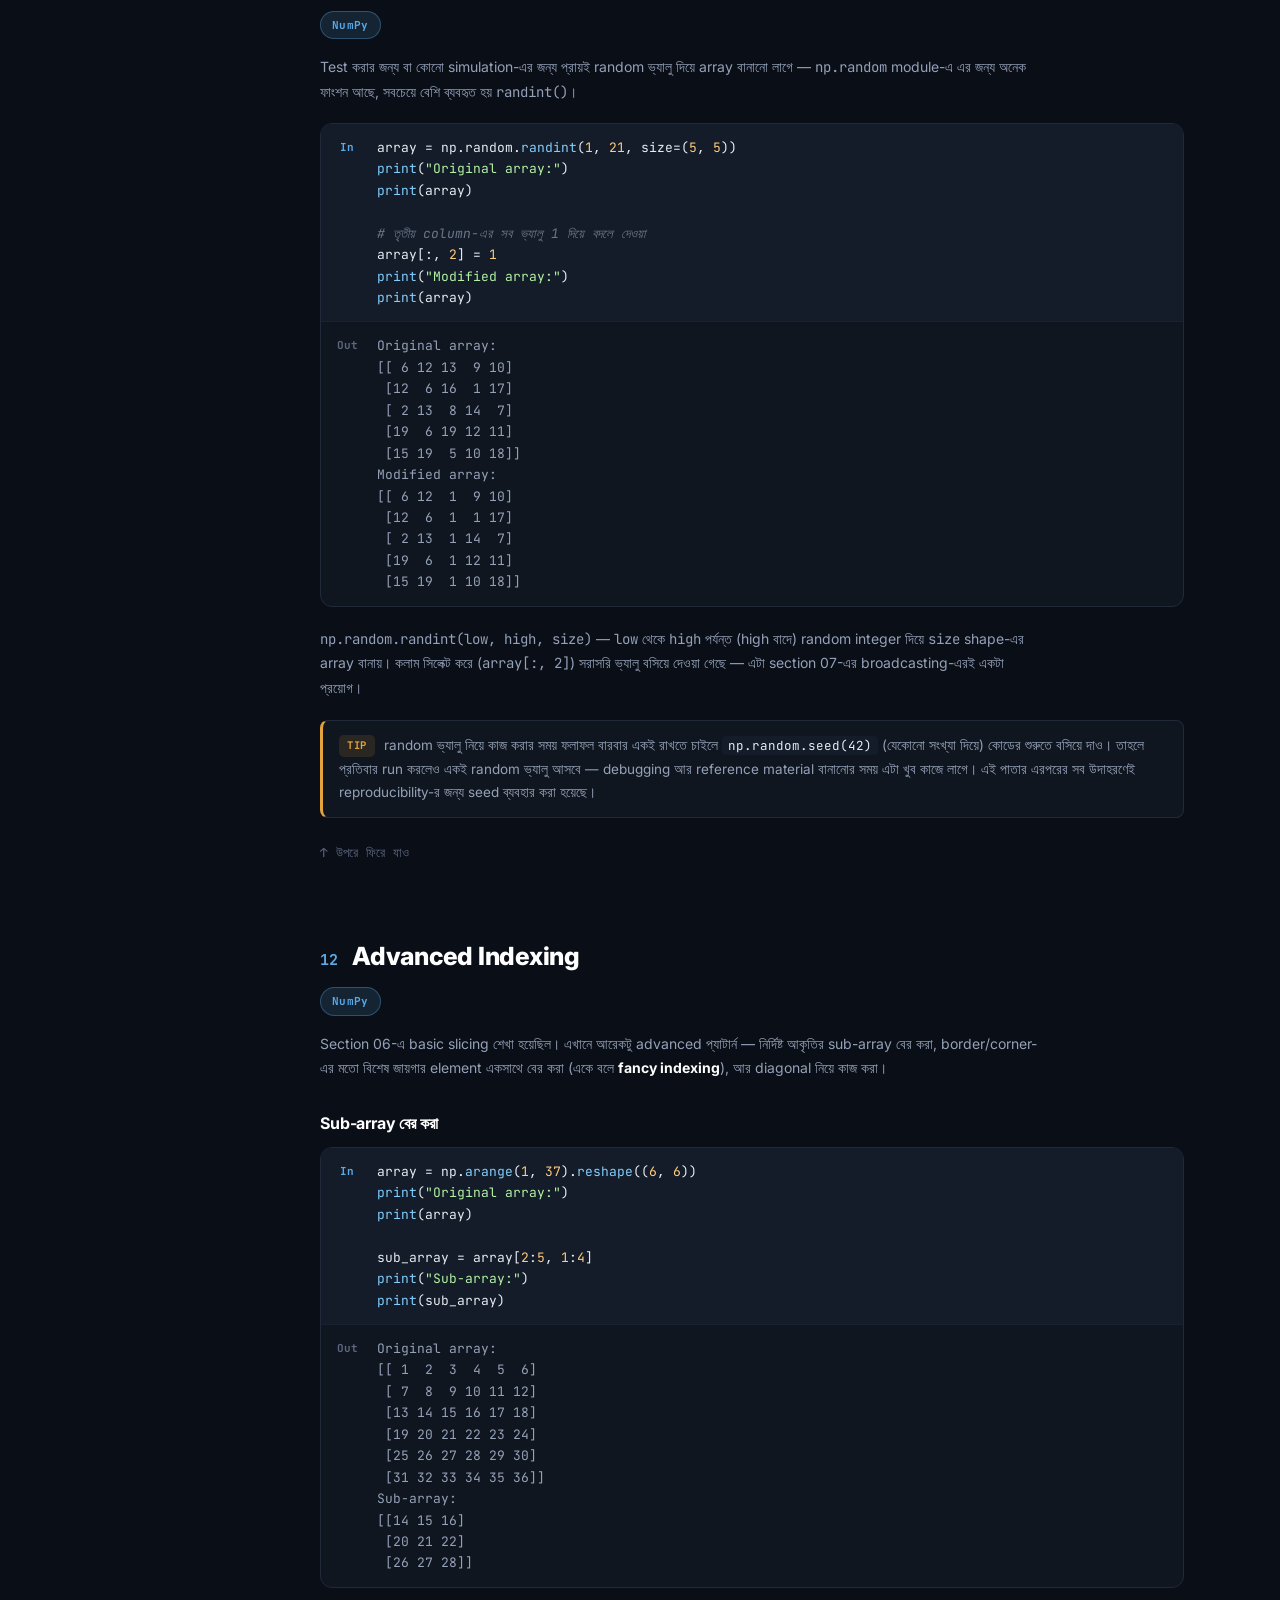
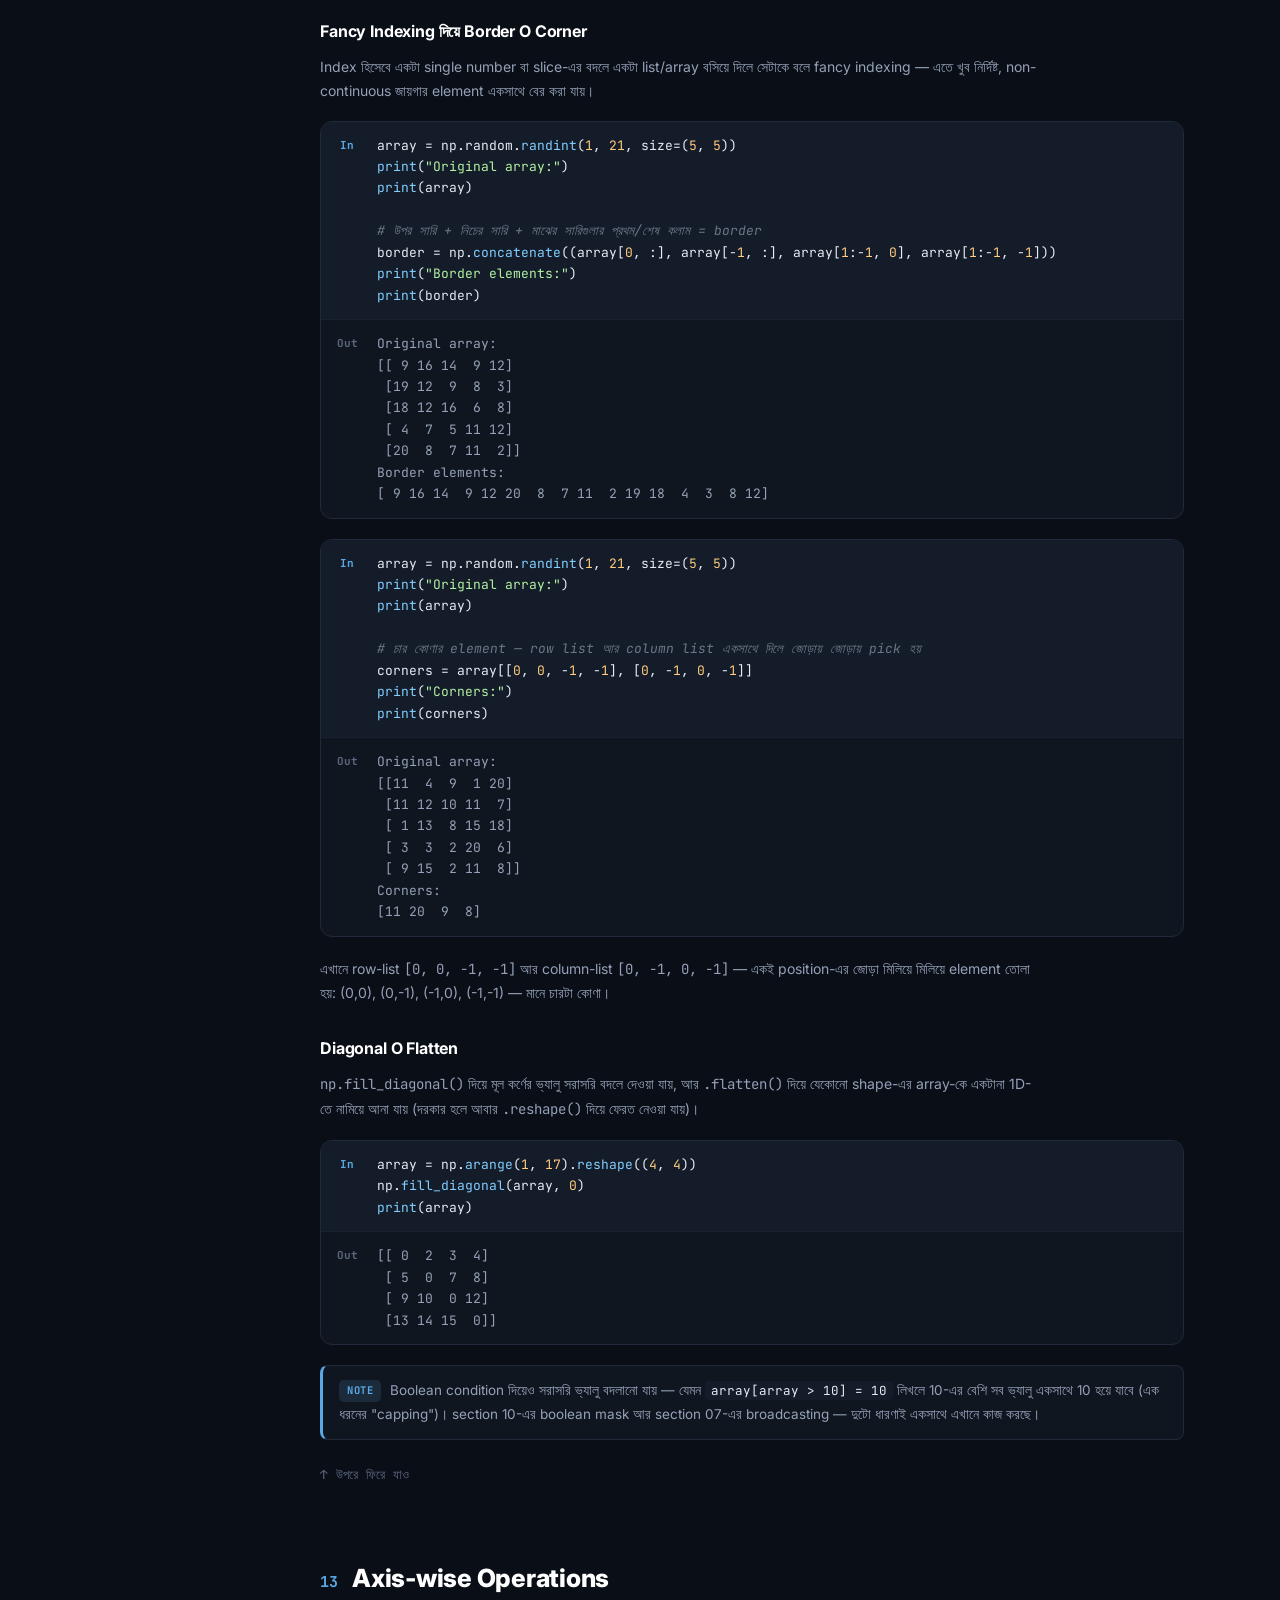
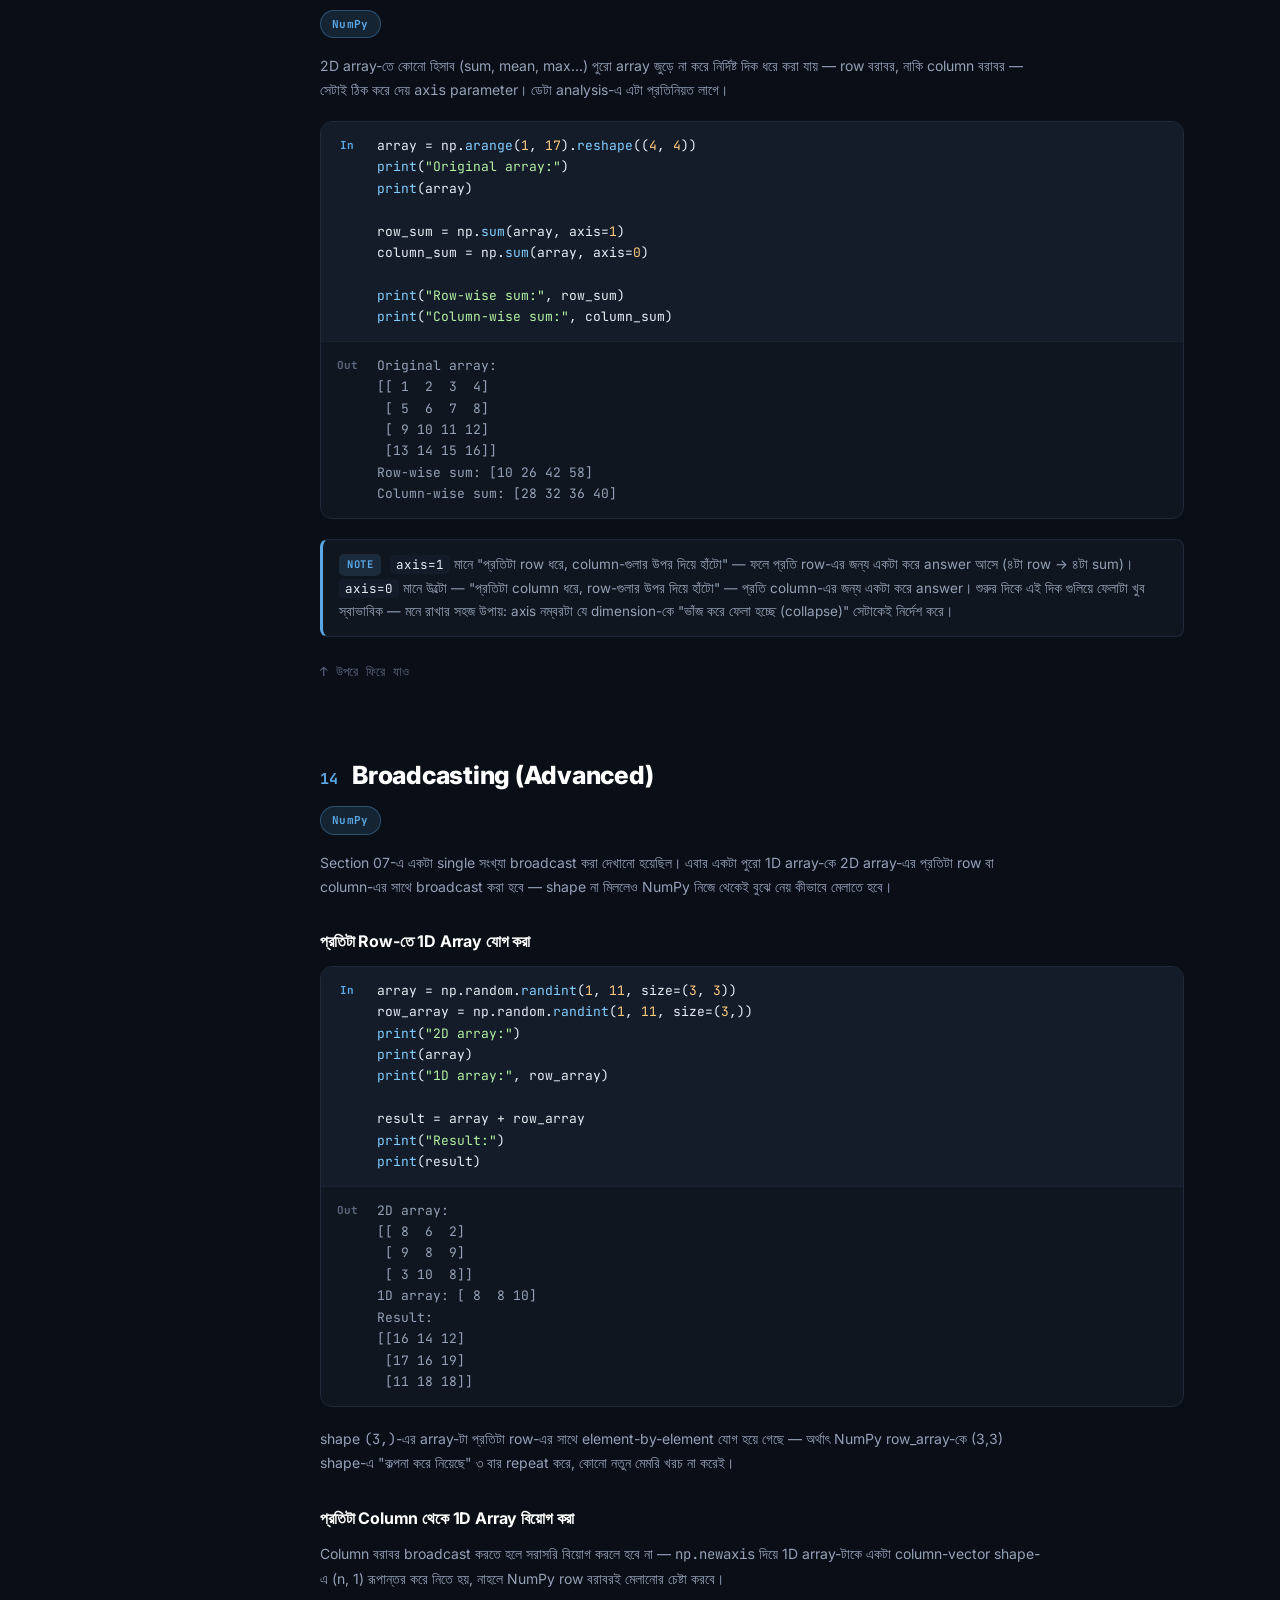
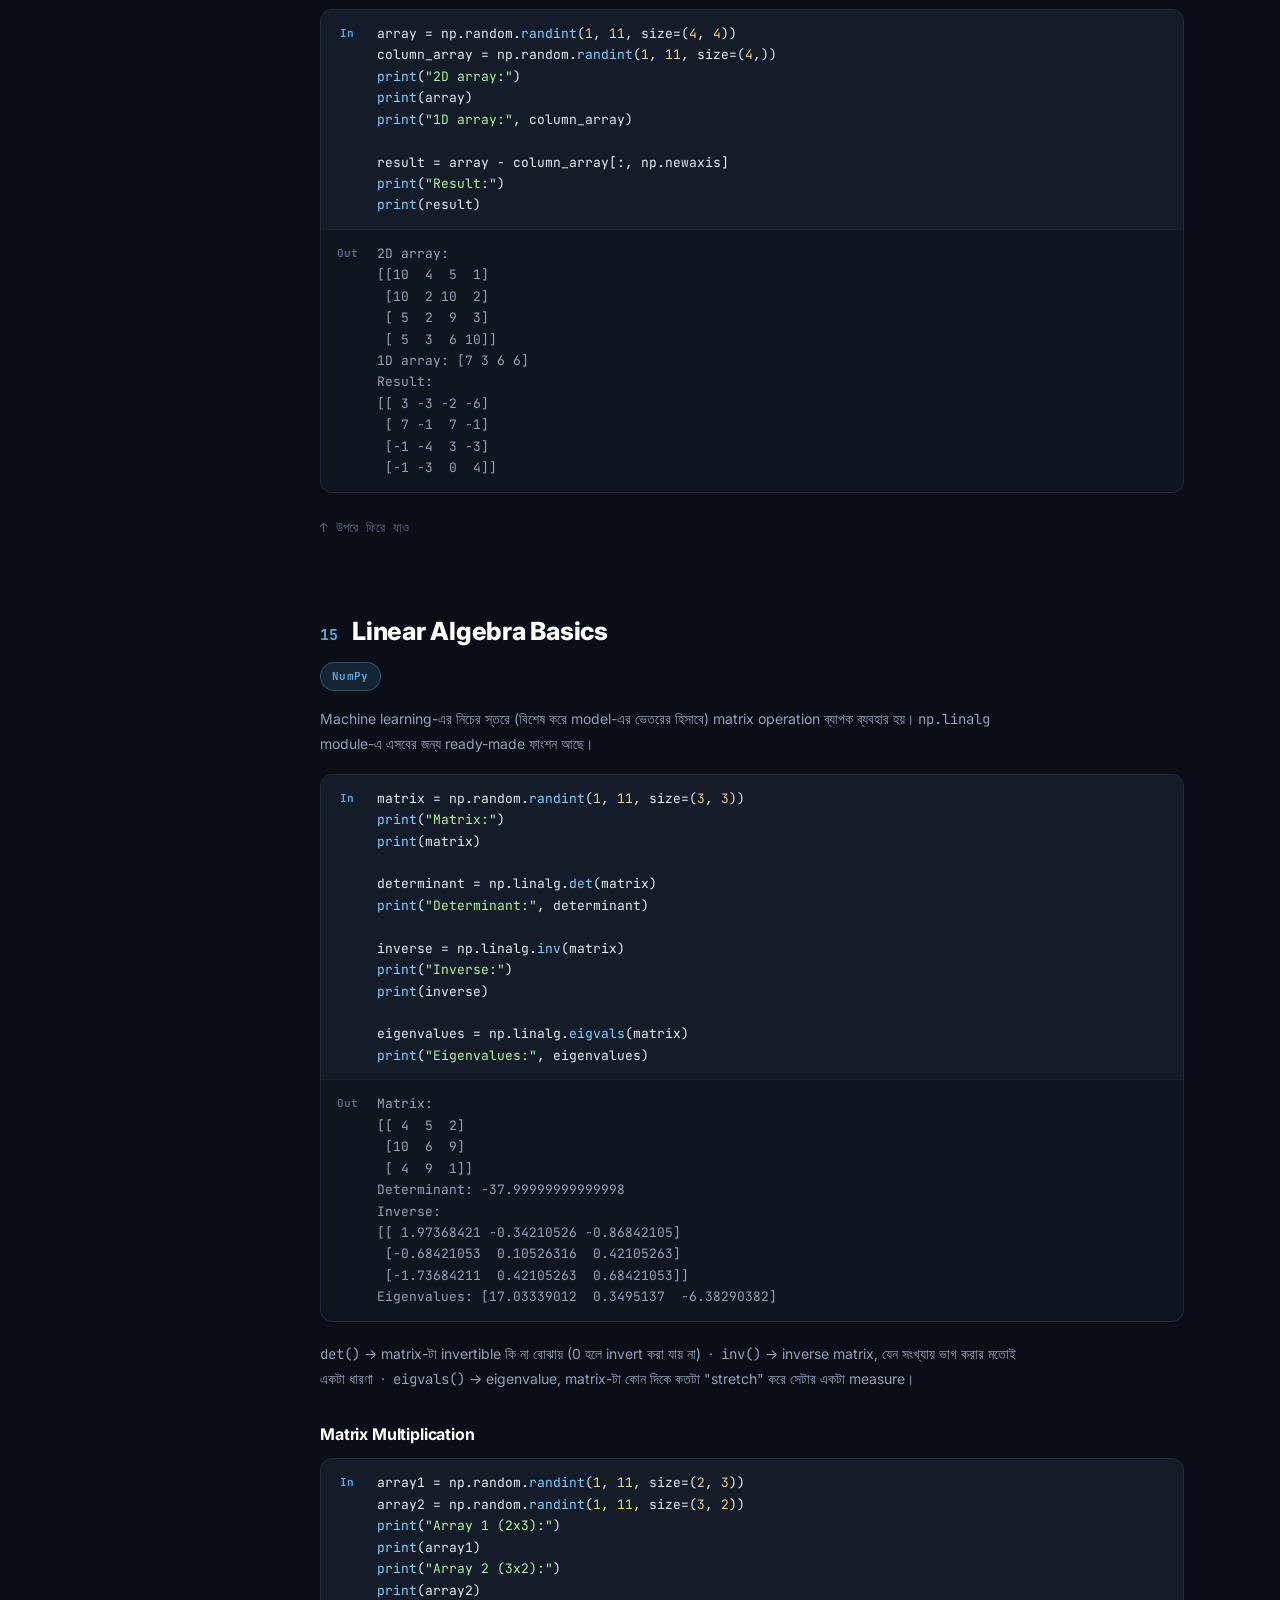
<file: numpy/index.html>
<!DOCTYPE html>
<html lang="bn">
<head>
<meta charset="UTF-8">
<meta name="viewport" content="width=device-width, initial-scale=1.0">
<title>NumPy &amp; Data Analytics — Data Science Journey</title>
<link rel="preconnect" href="https://fonts.googleapis.com">
<link rel="preconnect" href="https://fonts.gstatic.com" crossorigin>
<link href="https://fonts.googleapis.com/css2?family=Inter:wght@400;500;600;700;800&family=JetBrains+Mono:wght@400;500;600;700&display=swap" rel="stylesheet">
<style>
:root{
  --bg:#0a0e16;
  --bg-grad:#0d1424;
  --panel:#10161f;
  --panel-2:#141c29;
  --border:#212a3b;
  --border-soft:#1a2130;
  --text:#e7ecf3;
  --text-dim:#94a1b8;
  --text-faint:#5c6780;
  --accent:#5aa9e6;
  --accent-dim:rgba(90,169,230,.14);
  --amber:#e3a33d;
  --amber-dim:rgba(227,163,61,.12);
  --rose:#e2607a;
  --rose-dim:rgba(226,96,122,.12);
  --green:#55c894;
  --green-dim:rgba(85,200,148,.12);
  --np:#5aa9e6;
  --pd:#b58aff;
  --dm:#f2ce5c;
  --rd:#6fd6c4;
  --mpl:#ef9b5f;
  --sns:#f28fb0;
  --c-kw:#ff8fc2;
  --c-fn:#82cfff;
  --c-str:#b3f2a3;
  --c-num:#ffcb7d;
  --c-cm:#6b7688;
  --radius:12px;
  --sidebar-w:272px;
  --font-d:'Inter',sans-serif;
  --font-m:'JetBrains Mono',monospace;
}
*{box-sizing:border-box;}
html{scroll-behavior:smooth;}
body{
  margin:0;
  background:radial-gradient(ellipse 900px 600px at 12% -10%, var(--bg-grad), var(--bg) 55%);
  color:var(--text);
  font-family:var(--font-d);
  line-height:1.7;
  -webkit-font-smoothing:antialiased;
  min-height:100vh;
}
a{color:inherit;text-decoration:none;}
h1,h2,h3{font-family:var(--font-d);font-weight:800;letter-spacing:-.01em;color:#fff;}
p{color:var(--text-dim);}
code{font-family:var(--font-m);}

/* ---------- Sidebar ---------- */
.sidebar{
  position:fixed;top:0;left:0;bottom:0;width:var(--sidebar-w);
  background:var(--panel);border-right:1px solid var(--border);
  overflow-y:auto;padding:28px 18px 40px;z-index:40;
}
.brand{padding:4px 10px 22px;border-bottom:1px solid var(--border-soft);margin-bottom:18px;}
.brand-title{font-size:15px;font-weight:800;color:#fff;line-height:1.3;}
.brand-sub{font-size:11.5px;color:var(--text-faint);margin-top:4px;font-family:var(--font-m);letter-spacing:.02em;}
.brand-back{display:inline-flex;align-items:center;gap:6px;margin-top:14px;font-size:12px;color:var(--text-dim);border:1px solid var(--border);padding:6px 10px;border-radius:8px;transition:.15s;}
.brand-back:hover{border-color:var(--accent);color:var(--accent);}

.nav-group-label{font-size:11px;font-weight:700;text-transform:uppercase;letter-spacing:.08em;color:var(--text-faint);padding:14px 10px 8px;}
.nav-links{display:flex;flex-direction:column;gap:2px;}
.nb-link{
  display:flex;align-items:center;gap:9px;padding:9px 10px;border-radius:8px;
  font-size:13.5px;color:var(--text-dim);font-family:var(--font-m);
  border-left:2px solid transparent;transition:.15s;
}
.nb-link .ico{font-size:11px;color:var(--text-faint);transition:.15s;}
.nb-link:hover{background:var(--panel-2);color:var(--text);}
.nb-link.active{background:var(--accent-dim);color:var(--accent);border-left-color:var(--accent);}
.nb-link.active .ico{color:var(--accent);}

.nav-toggle{
  display:none;position:fixed;top:16px;left:16px;z-index:60;
  width:42px;height:42px;border-radius:10px;background:var(--panel);
  border:1px solid var(--border);color:var(--text);font-size:18px;cursor:pointer;
}
.nav-overlay{display:none;position:fixed;inset:0;background:rgba(6,8,13,.6);z-index:35;}

/* ---------- Main layout ---------- */
.main{margin-left:var(--sidebar-w);padding:56px 48px 90px;max-width:960px;}

/* ---------- Hero ---------- */
.hero{padding-bottom:38px;border-bottom:1px solid var(--border-soft);margin-bottom:46px;}
.hero-eyebrow{display:inline-flex;align-items:center;gap:8px;font-family:var(--font-m);font-size:12px;color:var(--np);background:var(--accent-dim);border:1px solid rgba(90,169,230,.3);padding:5px 12px;border-radius:100px;margin-bottom:18px;}
.hero h1{font-size:38px;line-height:1.15;margin:0 0 14px;}
.hero p.lead{font-size:15.5px;max-width:640px;margin:0 0 30px;}
.array-strip{display:flex;gap:6px;margin-bottom:30px;}
.array-cell{
  width:44px;height:44px;border:1px solid var(--border);border-radius:8px;
  display:flex;align-items:center;justify-content:center;font-family:var(--font-m);
  font-size:14px;font-weight:600;color:var(--np);background:var(--panel);
}
.array-cell:nth-child(1){opacity:.55}
.array-cell:nth-child(2){opacity:.7}
.array-cell:nth-child(3){opacity:.85}
.array-cell:nth-child(4){opacity:1}
.array-cell:nth-child(5){opacity:1;border-color:var(--np);box-shadow:0 0 0 1px var(--np) inset;}
.hero-stats{display:flex;gap:0;border:1px solid var(--border);border-radius:var(--radius);overflow:hidden;background:var(--panel);width:fit-content;}
.stat{padding:16px 26px;border-right:1px solid var(--border);}
.stat:last-child{border-right:none;}
.stat .num{display:block;font-family:var(--font-m);font-size:22px;font-weight:700;color:#fff;}
.stat .label{display:block;font-size:11.5px;color:var(--text-faint);margin-top:3px;}

/* ---------- Topic sections ---------- */
.topic{padding-top:6px;margin-bottom:64px;scroll-margin-top:24px;}
.topic-head{display:flex;align-items:baseline;gap:14px;margin-bottom:10px;}
.topic-num{font-family:var(--font-m);font-size:15px;font-weight:700;color:var(--np);}
.topic-head h2{font-size:25px;margin:0;}
.badges{display:flex;gap:8px;margin-bottom:16px;}
.badge{font-size:11px;font-weight:700;letter-spacing:.03em;padding:4px 11px;border-radius:100px;font-family:var(--font-m);}
.badge.np{background:var(--accent-dim);color:var(--np);border:1px solid rgba(90,169,230,.35);}
.badge.pd{background:rgba(181,138,255,.14);color:var(--pd);border:1px solid rgba(181,138,255,.35);}
.badge.dm{background:rgba(242,206,92,.14);color:var(--dm);border:1px solid rgba(242,206,92,.35);}
.badge.rd{background:rgba(111,214,196,.14);color:var(--rd);border:1px solid rgba(111,214,196,.35);}
.badge.mpl{background:rgba(239,155,95,.14);color:var(--mpl);border:1px solid rgba(239,155,95,.35);}
.badge.sns{background:rgba(242,143,176,.14);color:var(--sns);border:1px solid rgba(242,143,176,.35);}
.topic-sub{font-size:14.5px;max-width:720px;margin:0 0 26px;}

h3.sub{font-size:16px;color:#fff;margin:30px 0 10px;font-weight:700;}
.topic > p{font-size:14px;max-width:720px;margin:0 0 18px;}

/* ---------- Code cells ---------- */
.cell{border:1px solid var(--border);border-radius:var(--radius);overflow:hidden;margin-bottom:20px;background:var(--panel);}
.cell-in,.cell-out{display:flex;align-items:stretch;}
.cell-in{background:var(--panel-2);}
.cell-out{border-top:1px solid var(--border-soft);}
.prompt{flex:0 0 52px;display:flex;align-items:flex-start;justify-content:center;padding-top:14px;font-family:var(--font-m);font-size:11px;font-weight:700;color:var(--text-faint);}
.cell-in .prompt{color:var(--accent);}
pre.code,pre.out{margin:0;padding:13px 16px 13px 4px;overflow-x:auto;font-family:var(--font-m);font-size:13px;line-height:1.65;flex:1;white-space:pre;}
pre.code{color:var(--text);}
pre.out{color:var(--text-dim);}
.c-kw{color:var(--c-kw);}
.c-fn{color:var(--c-fn);}
.c-str{color:var(--c-str);}
.c-num{color:var(--c-num);}
.c-cm{color:var(--c-cm);font-style:italic;}

/* ---------- Callout boxes ---------- */
.box{border:1px solid var(--border);border-left:3px solid var(--accent);border-radius:8px;padding:13px 16px;margin:20px 0;font-size:13.5px;color:var(--text-dim);background:var(--panel);}
.box .tag{display:inline-block;font-family:var(--font-m);font-size:10.5px;font-weight:700;letter-spacing:.05em;text-transform:uppercase;padding:2px 8px;border-radius:5px;margin-right:9px;position:relative;top:-1px;}
.box.tip{border-left-color:var(--amber);}
.box.tip .tag{background:var(--amber-dim);color:var(--amber);}
.box.note{border-left-color:var(--accent);}
.box.note .tag{background:var(--accent-dim);color:var(--accent);}
.box.warn{border-left-color:var(--rose);}
.box.warn .tag{background:var(--rose-dim);color:var(--rose);}
.box code{color:var(--text);background:var(--panel-2);padding:1px 6px;border-radius:4px;font-size:12.5px;}

.backtotop{display:inline-flex;align-items:center;gap:6px;font-size:12.5px;color:var(--text-faint);font-family:var(--font-m);margin-top:4px;}
.backtotop:hover{color:var(--accent);}

footer.page-footer{border-top:1px solid var(--border-soft);padding-top:26px;margin-top:20px;font-size:12.5px;color:var(--text-faint);}

/* ---------- Responsive ---------- */
@media (max-width:900px){
  html, body { overflow-x: hidden; max-width: 100vw; }
  .sidebar{transform:translateX(-100%);transition:.25s cubic-bezier(0.16, 1, 0.3, 1);box-shadow:4px 0 30px rgba(0,0,0,.6);max-width:85vw;width:290px;}
  .sidebar.open{transform:translateX(0);}
  .nav-toggle{display:flex;align-items:center;justify-content:center;}
  .nav-overlay.open{display:block;}
  .main{margin-left:0;padding:76px 20px 70px;max-width:100%;overflow-x:hidden;}
  .hero h1{font-size:clamp(24px, 5vw, 34px);word-break:break-word;}
  .array-strip{display:none;}
  .hero-stats{flex-wrap:wrap;width:100%;}
  .stat{flex:1 1 33%;}
}
@media (max-width:640px){
  .main{padding:70px 14px 60px;}
  .prompt{flex:0 0 44px;font-size:10px;padding-top:10px;}
  pre.code,pre.out{font-size:12px;padding:10px 12px 10px 6px;}
  .stat{flex:1 1 50%;}
  .topic-head h2{font-size:21px;word-break:break-word;}
}
@media (max-width:440px){
  .cell-in,.cell-out{flex-direction:column;}
  .prompt{width:100%;flex:none;justify-content:flex-start;padding:5px 10px;border-bottom:1px solid var(--border-soft);font-size:10px;background:rgba(0,0,0,.25);}
  pre.code,pre.out{font-size:11.5px;padding:10px 12px;}
  .stat{flex:1 1 100%;border-right:none;border-bottom:1px solid var(--border);}
  .stat:last-child{border-bottom:none;}
}
</style>
</head>
<body>

<button class="nav-toggle" id="navToggle" aria-label="মেনু খুলুন">☰</button>
<div class="nav-overlay" id="navOverlay"></div>

<nav class="sidebar" id="sidebar">
  <div class="brand">
    <div class="brand-title">Data Science Journey</div>
    <div class="brand-sub">Study Reference Hub</div>
    <a href="../index.html" class="brand-back">← মূল হাব-এ ফিরে যাও</a>
  </div>

  <div class="nav-group-label">NumPy</div>
  <div class="nav-links">
    <a href="#np-01" class="nb-link"><span class="ico">▸</span>01 · Array Toiri</a>
    <a href="#np-02" class="nb-link"><span class="ico">▸</span>02 · Special Arrays</a>
    <a href="#np-03" class="nb-link"><span class="ico">▸</span>03 · Attributes</a>
    <a href="#np-04" class="nb-link"><span class="ico">▸</span>04 · Vectorized Ops</a>
    <a href="#np-05" class="nb-link"><span class="ico">▸</span>05 · Ufuncs</a>
    <a href="#np-06" class="nb-link"><span class="ico">▸</span>06 · Indexing/Slicing</a>
    <a href="#np-07" class="nb-link"><span class="ico">▸</span>07 · Modify Kora</a>
    <a href="#np-08" class="nb-link"><span class="ico">▸</span>08 · Statistics</a>
    <a href="#np-09" class="nb-link"><span class="ico">▸</span>09 · Normalization</a>
    <a href="#np-10" class="nb-link"><span class="ico">▸</span>10 · Boolean Indexing</a>
    <a href="#np-11" class="nb-link"><span class="ico">▸</span>11 · Random Numbers</a>
    <a href="#np-12" class="nb-link"><span class="ico">▸</span>12 · Fancy Indexing</a>
    <a href="#np-13" class="nb-link"><span class="ico">▸</span>13 · Axis Operations</a>
    <a href="#np-14" class="nb-link"><span class="ico">▸</span>14 · Broadcasting</a>
    <a href="#np-15" class="nb-link"><span class="ico">▸</span>15 · Linear Algebra</a>
    <a href="#np-16" class="nb-link"><span class="ico">▸</span>16 · Structured/Masked</a>
  </div>

  <div class="nav-group-label">Pandas</div>
  <div class="nav-links">
    <a href="#pd-01" class="nb-link"><span class="ico">▸</span>01 · Series Toiri</a>
    <a href="#pd-02" class="nb-link"><span class="ico">▸</span>02 · DataFrame Toiri</a>
    <a href="#pd-03" class="nb-link"><span class="ico">▸</span>03 · Row/Element Access</a>
    <a href="#pd-04" class="nb-link"><span class="ico">▸</span>04 · Add/Drop/Modify</a>
  </div>

  <div class="nav-group-label">Data Manipulation</div>
  <div class="nav-links">
    <a href="#dm-01" class="nb-link"><span class="ico">▸</span>01 · Data Overview</a>
    <a href="#dm-02" class="nb-link"><span class="ico">▸</span>02 · Missing Values</a>
    <a href="#dm-03" class="nb-link"><span class="ico">▸</span>03 · Rename/dtype</a>
    <a href="#dm-04" class="nb-link"><span class="ico">▸</span>04 · apply() O Lambda</a>
    <a href="#dm-05" class="nb-link"><span class="ico">▸</span>05 · GroupBy</a>
    <a href="#dm-06" class="nb-link"><span class="ico">▸</span>06 · Merge O Concat</a>
    <a href="#dm-07" class="nb-link"><span class="ico">▸</span>07 · Pivot Table</a>
    <a href="#dm-08" class="nb-link"><span class="ico">▸</span>08 · MultiIndex</a>
    <a href="#dm-09" class="nb-link"><span class="ico">▸</span>09 · Time Series</a>
    <a href="#dm-10" class="nb-link"><span class="ico">▸</span>10 · Text Operations</a>
  </div>

  <div class="nav-group-label">Reading Data</div>
  <div class="nav-links">
    <a href="#rd-01" class="nb-link"><span class="ico">▸</span>01 · CSV File</a>
    <a href="#rd-02" class="nb-link"><span class="ico">▸</span>02 · JSON</a>
    <a href="#rd-03" class="nb-link"><span class="ico">▸</span>03 · HTML Table</a>
  </div>

  <div class="nav-group-label">Matplotlib</div>
  <div class="nav-links">
    <a href="#mpl-01" class="nb-link"><span class="ico">▸</span>01 · Line Plot</a>
    <a href="#mpl-02" class="nb-link"><span class="ico">▸</span>02 · Subplots</a>
    <a href="#mpl-03" class="nb-link"><span class="ico">▸</span>03 · Bar Plot</a>
    <a href="#mpl-04" class="nb-link"><span class="ico">▸</span>04 · Histogram</a>
    <a href="#mpl-05" class="nb-link"><span class="ico">▸</span>05 · Scatter Plot</a>
    <a href="#mpl-06" class="nb-link"><span class="ico">▸</span>06 · Pie Chart</a>
  </div>

  <div class="nav-group-label">Seaborn</div>
  <div class="nav-links">
    <a href="#sns-01" class="nb-link"><span class="ico">▸</span>01 · Dataset Load</a>
    <a href="#sns-02" class="nb-link"><span class="ico">▸</span>02 · Scatter Plot</a>
    <a href="#sns-03" class="nb-link"><span class="ico">▸</span>03 · Line Plot</a>
    <a href="#sns-04" class="nb-link"><span class="ico">▸</span>04 · Bar Plot</a>
    <a href="#sns-05" class="nb-link"><span class="ico">▸</span>05 · Box O Violin</a>
    <a href="#sns-06" class="nb-link"><span class="ico">▸</span>06 · Histogram O KDE</a>
    <a href="#sns-07" class="nb-link"><span class="ico">▸</span>07 · Pair Plot</a>
    <a href="#sns-08" class="nb-link"><span class="ico">▸</span>08 · Heatmap</a>
    <!-- SLOT:NAV -->
  </div>
</nav>

<main class="main">

  <header class="hero" id="top">
    <span class="hero-eyebrow">● Module 02 — Data Analytics</span>
    <h1>NumPy ও Data Analytics</h1>
    <p class="lead">ডেটা সায়েন্স জার্নির দ্বিতীয় ধাপ। নিজের নোটবুকগুলো থেকে সাজানো — NumPy দিয়ে array আর সংখ্যা নিয়ে কাজ শুরু, তারপর Pandas দিয়ে real dataset manipulate করা, CSV/JSON/HTML থেকে ডেটা পড়া, আর শেষে Matplotlib ও Seaborn দিয়ে সেই ডেটা চোখে দেখার মতো করে আঁকা।</p>
    <div class="array-strip" aria-hidden="true">
      <div class="array-cell">1</div><div class="array-cell">2</div><div class="array-cell">3</div><div class="array-cell">4</div><div class="array-cell">5</div>
    </div>
    <div class="hero-stats">
      <div class="stat"><span class="num">47</span><span class="label">Sections</span></div>
      <div class="stat"><span class="num">87</span><span class="label">Code Examples</span></div>
      <div class="stat"><span class="num">6</span><span class="label">Modules</span></div>
    </div>
  </header>

  <section class="topic" id="np-01">
    <div class="topic-head"><span class="topic-num">01</span><h2>1D O 2D Array Toiri Kora</h2></div>
    <div class="badges"><span class="badge np">NumPy</span></div>
    <p class="topic-sub">NumPy-এর মূল জিনিসটাই হলো <code>ndarray</code> — Python-এর সাধারণ list-এর মতো দেখতে হলেও এটা সম্পূর্ণ ভিন্ন একটা object। list-এ যেকোনো ধরনের ভ্যালু মিশিয়ে রাখা যায়, কিন্তু ndarray-তে সব element-এর data type একই হয়, যার ফলে হিসাব-নিকাশ অনেক দ্রুত হয় আর মেমরিও কম লাগে।</p>

    <h3 class="sub">1D Array তৈরি করা</h3>
    <p><code>np.array()</code> দিয়ে একটা সাধারণ list-কে array-তে রূপান্তর করা যায়। <code>.shape</code> সবসময় একটা tuple রিটার্ন করে — 1D array-এর জন্য এটা <code>(5,)</code>-এর মতো একটা কমা-সহ ফরম্যাটে আসে।</p>
    <div class="cell">
      <div class="cell-in"><span class="prompt">In</span><pre class="code"><span class="c-kw">import</span> numpy <span class="c-kw">as</span> np

arr1 = np.<span class="c-fn">array</span>([<span class="c-num">1</span>, <span class="c-num">2</span>, <span class="c-num">3</span>, <span class="c-num">4</span>, <span class="c-num">5</span>])
<span class="c-fn">print</span>(<span class="c-str">"1D array:"</span>, arr1)
<span class="c-fn">print</span>(<span class="c-fn">type</span>(arr1))
<span class="c-fn">print</span>(<span class="c-str">"Shape:"</span>, arr1.shape)</pre></div>
      <div class="cell-out"><span class="prompt">Out</span><pre class="out">1D array: [1 2 3 4 5]
&lt;class 'numpy.ndarray'&gt;
Shape: (5,)</pre></div>
    </div>

    <h3 class="sub">1D থেকে 2D — reshape()</h3>
    <p><code>reshape()</code> দিয়ে array-এর আকৃতি বদলানো যায়, তবে মোট element সংখ্যা same থাকতে হবে। এখানে ৫টা element-ওয়ালা 1D array-কে <code>(1, 5)</code> shape-এ আনা হচ্ছে — মানে ১ সারি, ৫ কলাম।</p>
    <div class="cell">
      <div class="cell-in"><span class="prompt">In</span><pre class="code">arr2 = np.<span class="c-fn">array</span>([<span class="c-num">1</span>, <span class="c-num">2</span>, <span class="c-num">3</span>, <span class="c-num">4</span>, <span class="c-num">5</span>])
arr2.<span class="c-fn">reshape</span>((<span class="c-num">1</span>, <span class="c-num">5</span>))</pre></div>
      <div class="cell-out"><span class="prompt">Out</span><pre class="out">array([[1, 2, 3, 4, 5]])</pre></div>
    </div>

    <h3 class="sub">সরাসরি 2D Array (Matrix)</h3>
    <p>নেস্টেড list দিয়েও সরাসরি 2D array বানানো যায়। এই ধরনের array মূলত matrix-এর মতো কাজ করে — row আর column দিয়ে গঠিত।</p>
    <div class="cell">
      <div class="cell-in"><span class="prompt">In</span><pre class="code">arr3 = np.<span class="c-fn">array</span>([[<span class="c-num">1</span>, <span class="c-num">2</span>, <span class="c-num">3</span>], [<span class="c-num">4</span>, <span class="c-num">5</span>, <span class="c-num">6</span>]])
<span class="c-fn">print</span>(<span class="c-str">"2D array:\n"</span>, arr3)
<span class="c-fn">print</span>(<span class="c-str">"Shape:"</span>, arr3.shape)</pre></div>
      <div class="cell-out"><span class="prompt">Out</span><pre class="out">2D array:
 [[1 2 3]
 [4 5 6]]
Shape: (2, 3)</pre></div>
    </div>

    <h3 class="sub">arange() দিয়ে Array + reshape()</h3>
    <p><code>np.arange(start, stop, step)</code> অনেকটা Python-এর <code>range()</code>-এর মতো, শুধু এটা একটা array রিটার্ন করে। <code>reshape()</code>-এর সাথে চেইন করে দিলে সরাসরি নির্দিষ্ট আকৃতির array পাওয়া যায়।</p>
    <div class="cell">
      <div class="cell-in"><span class="prompt">In</span><pre class="code">np.<span class="c-fn">arange</span>(<span class="c-num">0</span>, <span class="c-num">10</span>, <span class="c-num">1</span>).<span class="c-fn">reshape</span>((<span class="c-num">2</span>, <span class="c-num">5</span>))</pre></div>
      <div class="cell-out"><span class="prompt">Out</span><pre class="out">array([[0, 1, 2, 3, 4],
       [5, 6, 7, 8, 9]])</pre></div>
    </div>

    <a href="#top" class="backtotop">↑ উপরে ফিরে যাও</a>
  </section>

  <section class="topic" id="np-02">
    <div class="topic-head"><span class="topic-num">02</span><h2>Special Arrays</h2></div>
    <div class="badges"><span class="badge np">NumPy</span></div>
    <p class="topic-sub">কিছু নির্দিষ্ট ধরনের array বারবার লাগে বলে NumPy-তে রেডিমেড ফাংশন আছে — পুরো array-টা নিজে হাতে না লিখেই এক লাইনে বানিয়ে ফেলা যায়।</p>

    <h3 class="sub">ones() — সব ভ্যালু ১</h3>
    <p><code>np.ones(shape)</code> দেওয়া shape অনুযায়ী একটা array বানায় যার সব ভ্যালু ১।</p>
    <div class="cell">
      <div class="cell-in"><span class="prompt">In</span><pre class="code">np.<span class="c-fn">ones</span>((<span class="c-num">3</span>, <span class="c-num">4</span>))</pre></div>
      <div class="cell-out"><span class="prompt">Out</span><pre class="out">array([[1., 1., 1., 1.],
       [1., 1., 1., 1.],
       [1., 1., 1., 1.]])</pre></div>
    </div>

    <h3 class="sub">zeros() — সব ভ্যালু ০</h3>
    <p>মূল নোটবুকে ছিল না, কিন্তু <code>ones()</code>-এর সাথেই শিখে রাখা ভালো — এটা ঠিক উল্টো কাজ করে, সব জায়গায় ০ বসায়। কোনো array-কে ফাঁকা অবস্থায় শুরু করতে খুব কাজে লাগে।</p>
    <div class="cell">
      <div class="cell-in"><span class="prompt">In</span><pre class="code">np.<span class="c-fn">zeros</span>((<span class="c-num">2</span>, <span class="c-num">3</span>))</pre></div>
      <div class="cell-out"><span class="prompt">Out</span><pre class="out">array([[0., 0., 0.],
       [0., 0., 0.]])</pre></div>
    </div>

    <h3 class="sub">eye() — Identity Matrix</h3>
    <p><code>np.eye(n)</code> একটা <code>n×n</code> identity matrix বানায় — মূল কর্ণ (diagonal) বরাবর ১, বাকি সব জায়গায় ০।</p>
    <div class="cell">
      <div class="cell-in"><span class="prompt">In</span><pre class="code">np.<span class="c-fn">eye</span>(<span class="c-num">3</span>)</pre></div>
      <div class="cell-out"><span class="prompt">Out</span><pre class="out">array([[1., 0., 0.],
       [0., 1., 0.],
       [0., 0., 1.]])</pre></div>
    </div>

    <div class="box note"><span class="tag">Note</span>আরেকটা ফাংশন মনে রাখা যায় — <code>np.linspace(start, stop, num)</code>। এটাও <code>arange()</code>-এর কাছাকাছি, কিন্তু step-এর বদলে "কয়টা point লাগবে" বলে দিতে হয়, আর দুই প্রান্ত (start, stop) দুটোই অন্তর্ভুক্ত থাকে। যেমন <code>np.linspace(0, 1, 5)</code> দিলে পাওয়া যাবে সমান দূরত্বে ৫টা পয়েন্ট: 0, 0.25, 0.5, 0.75, 1।</div>

    <a href="#top" class="backtotop">↑ উপরে ফিরে যাও</a>
  </section>

  <section class="topic" id="np-03">
    <div class="topic-head"><span class="topic-num">03</span><h2>Array Attributes</h2></div>
    <div class="badges"><span class="badge np">NumPy</span></div>
    <p class="topic-sub">প্রতিটা NumPy array-এর সাথে কিছু built-in তথ্য (attribute) জড়িয়ে থাকে, যেগুলো দিয়ে কোনো ফাংশন কল ছাড়াই, শুধু ডট (.) দিয়ে array সম্পর্কে দ্রুত ধারণা পাওয়া যায়।</p>
    <div class="cell">
      <div class="cell-in"><span class="prompt">In</span><pre class="code">arr = np.<span class="c-fn">array</span>([[<span class="c-num">1</span>, <span class="c-num">2</span>, <span class="c-num">3</span>], [<span class="c-num">4</span>, <span class="c-num">5</span>, <span class="c-num">6</span>]])
<span class="c-fn">print</span>(<span class="c-str">"Original array:\n"</span>, arr)
<span class="c-fn">print</span>(<span class="c-str">"shape:"</span>, arr.shape)
<span class="c-fn">print</span>(<span class="c-str">"dimensions:"</span>, arr.ndim)
<span class="c-fn">print</span>(<span class="c-str">"size:"</span>, arr.size)
<span class="c-fn">print</span>(<span class="c-str">"data type:"</span>, arr.dtype)
<span class="c-fn">print</span>(<span class="c-str">"itemsize:"</span>, arr.itemsize)</pre></div>
      <div class="cell-out"><span class="prompt">Out</span><pre class="out">Original array:
 [[1 2 3]
 [4 5 6]]
shape: (2, 3)
dimensions: 2
size: 6
data type: int64
itemsize: 8</pre></div>
    </div>
    <p><strong style="color:#fff">shape</strong> → (row, column) আকৃতি &nbsp;·&nbsp; <strong style="color:#fff">ndim</strong> → dimension সংখ্যা (1D, 2D, 3D...) &nbsp;·&nbsp; <strong style="color:#fff">size</strong> → মোট element সংখ্যা (row × column) &nbsp;·&nbsp; <strong style="color:#fff">dtype</strong> → প্রতিটা element-এর data type &nbsp;·&nbsp; <strong style="color:#fff">itemsize</strong> → প্রতিটা element কত byte জায়গা নেয়</p>

    <div class="box note"><span class="tag">Note</span>dtype আর itemsize গুরুত্বপূর্ণ কারণ বড় ডেটাসেট নিয়ে কাজ করার সময় সঠিক data type বেছে নিলে অনেক মেমরি বাঁচানো যায় — যেমন <code>int64</code>-এর বদলে <code>int8</code> ব্যবহার করলে (ভ্যালুগুলো ছোট হলে) ৮ গুণ কম জায়গা লাগে।</div>

    <a href="#top" class="backtotop">↑ উপরে ফিরে যাও</a>
  </section>

  <section class="topic" id="np-04">
    <div class="topic-head"><span class="topic-num">04</span><h2>Vectorized Operations</h2></div>
    <div class="badges"><span class="badge np">NumPy</span></div>
    <p class="topic-sub">NumPy array-এর সবচেয়ে বড় সুবিধা হলো vectorized operation — for loop না লিখেই পুরো array-এর প্রতিটা element-এর উপর একসাথে হিসাব করে ফেলা যায়। ভেতরে ভেতরে এটা C ভাষায় লেখা কোড দিয়ে চলে, তাই সাধারণ Python loop-এর চেয়ে অনেক গুণ দ্রুত।</p>
    <div class="cell">
      <div class="cell-in"><span class="prompt">In</span><pre class="code">arr1 = np.<span class="c-fn">array</span>([<span class="c-num">1</span>, <span class="c-num">2</span>, <span class="c-num">3</span>, <span class="c-num">4</span>, <span class="c-num">5</span>])
arr2 = np.<span class="c-fn">array</span>([<span class="c-num">10</span>, <span class="c-num">20</span>, <span class="c-num">30</span>, <span class="c-num">40</span>, <span class="c-num">50</span>])

<span class="c-fn">print</span>(<span class="c-str">"addition:"</span>, arr1 + arr2)
<span class="c-fn">print</span>(<span class="c-str">"subtraction:"</span>, arr1 - arr2)
<span class="c-fn">print</span>(<span class="c-str">"multiplication:"</span>, arr1 * arr2)
<span class="c-fn">print</span>(<span class="c-str">"division:"</span>, arr1 / arr2)
<span class="c-fn">print</span>(<span class="c-str">"power:"</span>, arr1 ** arr2)</pre></div>
      <div class="cell-out"><span class="prompt">Out</span><pre class="out">addition: [11 22 33 44 55]
subtraction: [ -9 -18 -27 -36 -45]
multiplication: [ 10  40  90 160 250]
division: [0.1 0.1 0.1 0.1 0.1]
power: [                   1              1048576      205891132094649
                    0 -6776596920136667815]</pre></div>
    </div>

    <div class="box warn"><span class="tag">Warning</span><code>power</code>-এর আউটপুটের শেষ দুইটা ভ্যালু ভুল মনে হতে পারে — আসলে এখানে <strong style="color:#fff">integer overflow</strong> ঘটেছে। <code>int64</code> সর্বোচ্চ প্রায় ৯.২ × 10¹⁸ পর্যন্ত সংখ্যা ধরে রাখতে পারে, কিন্তু <code>4**40 = 1,208,925,819,614,629,174,706,176</code> আর <code>5**50 = 88,817,841,970,012,523,233,890,533,447,265,625</code> — দুটোই সেই সীমার অনেক বাইরে। Python-এর সাধারণ int-এ arbitrary precision থাকে (যত বড় দরকার তত জায়গা নেয়), কিন্তু NumPy array fixed-size integer ব্যবহার করে বলে সীমা ছাড়ালে কোনো error না দিয়েই ভ্যালু "wrap around" করে ভুল সংখ্যা দেখায়। বড় সংখ্যা নিয়ে কাজ করার সময় এটা মাথায় রাখা জরুরি।</div>

    <a href="#top" class="backtotop">↑ উপরে ফিরে যাও</a>
  </section>

  <section class="topic" id="np-05">
    <div class="topic-head"><span class="topic-num">05</span><h2>Universal Functions (Ufuncs)</h2></div>
    <div class="badges"><span class="badge np">NumPy</span></div>
    <p class="topic-sub">Universal Function বা ufunc হলো এমন ফাংশন যেগুলো array-এর প্রতিটা element-এর উপর আলাদাভাবে, কিন্তু vectorized ভাবে কাজ করে। <code>sqrt</code>, <code>exp</code>, <code>sin</code>, <code>log</code> — এই ধরনের সব mathematical ফাংশনই আসলে ufunc।</p>
    <div class="cell">
      <div class="cell-in"><span class="prompt">In</span><pre class="code">arr = np.<span class="c-fn">array</span>([<span class="c-num">1</span>, <span class="c-num">2</span>, <span class="c-num">3</span>, <span class="c-num">4</span>, <span class="c-num">5</span>])

<span class="c-fn">print</span>(<span class="c-str">"Square root:"</span>, np.<span class="c-fn">sqrt</span>(arr))
<span class="c-fn">print</span>(<span class="c-str">"Exponential:"</span>, np.<span class="c-fn">exp</span>(arr))
<span class="c-fn">print</span>(<span class="c-str">"Sine:"</span>, np.<span class="c-fn">sin</span>(arr))
<span class="c-fn">print</span>(<span class="c-str">"Natural log:"</span>, np.<span class="c-fn">log</span>(arr))</pre></div>
      <div class="cell-out"><span class="prompt">Out</span><pre class="out">Square root: [1.         1.41421356 1.73205081 2.         2.23606798]
Exponential: [  2.71828183   7.3890561   20.08553692  54.59815003 148.4131591 ]
Sine: [ 0.84147098  0.90929743  0.14112001 -0.7568025  -0.95892427]
Natural log: [0.         0.69314718 1.09861229 1.38629436 1.60943791]</pre></div>
    </div>
    <p>প্রতিটা ফাংশনই আলাদা আলাদা করে প্রতিটা element-এর উপর apply হয়েছে — সাধারণ Python-এর <code>math.sqrt()</code> একটা একটা সংখ্যায় ব্যবহার করতে হতো, কিন্তু <code>np.sqrt()</code> পুরো array-টাকে একবারেই নিয়ে নিয়েছে।</p>

    <a href="#top" class="backtotop">↑ উপরে ফিরে যাও</a>
  </section>

  <section class="topic" id="np-06">
    <div class="topic-head"><span class="topic-num">06</span><h2>Indexing O Slicing</h2></div>
    <div class="badges"><span class="badge np">NumPy</span></div>
    <p class="topic-sub">Python list-এর মতোই NumPy array থেকেও indexing আর slicing দিয়ে নির্দিষ্ট element বা অংশ বের করা যায় — তবে 2D array-তে row আর column একসাথে, কমা দিয়ে আলাদা করে লেখা যায়।</p>
    <div class="cell">
      <div class="cell-in"><span class="prompt">In</span><pre class="code">arr = np.<span class="c-fn">array</span>([[<span class="c-num">1</span>, <span class="c-num">2</span>, <span class="c-num">3</span>, <span class="c-num">4</span>], [<span class="c-num">5</span>, <span class="c-num">6</span>, <span class="c-num">7</span>, <span class="c-num">8</span>], [<span class="c-num">9</span>, <span class="c-num">10</span>, <span class="c-num">11</span>, <span class="c-num">12</span>]])
<span class="c-fn">print</span>(<span class="c-str">"Original array:\n"</span>, arr)</pre></div>
      <div class="cell-out"><span class="prompt">Out</span><pre class="out">Original array:
 [[ 1  2  3  4]
 [ 5  6  7  8]
 [ 9 10 11 12]]</pre></div>
    </div>

    <h3 class="sub">একটা নির্দিষ্ট Element ও Slice</h3>
    <div class="cell">
      <div class="cell-in"><span class="prompt">In</span><pre class="code"><span class="c-fn">print</span>(arr[<span class="c-num">0</span>][<span class="c-num">0</span>])
<span class="c-fn">print</span>(arr[<span class="c-num">0</span>:<span class="c-num">2</span>, <span class="c-num">2</span>:])</pre></div>
      <div class="cell-out"><span class="prompt">Out</span><pre class="out">1
[[3 4]
 [7 8]]</pre></div>
    </div>
    <p><code>arr[0][0]</code> মানে প্রথম row, তারপর সেই row-এর প্রথম element (<code>arr[0, 0]</code> লিখলেও same কাজ হয় — এটাই বেশি প্রচলিত NumPy স্টাইল)। <code>arr[0:2, 2:]</code>-এ কমার আগে row-range (0 থেকে 2, 2 বাদে), পরে column-range (2 থেকে শেষ পর্যন্ত)।</p>

    <div class="cell">
      <div class="cell-in"><span class="prompt">In</span><pre class="code">arr[<span class="c-num">1</span>:, <span class="c-num">2</span>:]</pre></div>
      <div class="cell-out"><span class="prompt">Out</span><pre class="out">array([[ 7,  8],
       [11, 12]])</pre></div>
    </div>
    <p><code>1:</code> মানে 1 নম্বর row থেকে শেষ পর্যন্ত, আর <code>2:</code> মানে 2 নম্বর column থেকে শেষ পর্যন্ত।</p>

    <div class="box warn"><span class="tag">Warning</span>একটা জিনিস মনে রাখা খুব জরুরি — NumPy-তে slicing একটা <strong style="color:#fff">view</strong> রিটার্ন করে, নতুন copy না। slice করা অংশে কোনো ভ্যালু বদলালে মূল array-টাও বদলে যাবে। Python-এর সাধারণ list slicing এভাবে কাজ করে না (সেখানে slice মানেই নতুন copy) — এই পার্থক্যটা প্রায়ই বাগের কারণ হয়। আলাদা copy দরকার হলে <code>.copy()</code> ব্যবহার করতে হবে: <code>sub = arr[0:2, 2:].copy()</code> — এখন <code>sub</code> বদলালে মূল <code>arr</code> অক্ষত থাকবে।</div>

    <a href="#top" class="backtotop">↑ উপরে ফিরে যাও</a>
  </section>

  <section class="topic" id="np-07">
    <div class="topic-head"><span class="topic-num">07</span><h2>Array Modify Kora</h2></div>
    <div class="badges"><span class="badge np">NumPy</span></div>
    <p class="topic-sub">NumPy array mutable — তৈরি হওয়ার পরও এর ভেতরের ভ্যালু সরাসরি বদলানো যায়, নতুন array বানাতে হয় না।</p>
    <div class="cell">
      <div class="cell-in"><span class="prompt">In</span><pre class="code">arr[<span class="c-num">0</span>][<span class="c-num">0</span>] = <span class="c-num">100</span>
<span class="c-fn">print</span>(<span class="c-str">"Modified array:\n"</span>, arr)</pre></div>
      <div class="cell-out"><span class="prompt">Out</span><pre class="out">Modified array:
 [[100   2   3   4]
 [  5   6   7   8]
 [  9  10  11  12]]</pre></div>
    </div>

    <h3 class="sub">Broadcasting দিয়ে একসাথে অনেক ভ্যালু বদলানো</h3>
    <p>শুধু একটা element না, একসাথে পুরো একটা slice-কেও একটা single ভ্যালু দিয়ে বদলে দেওয়া যায় — NumPy নিজে থেকেই সেই ভ্যালুটাকে দরকারমতো shape-এ "broadcast" করে নেয়।</p>
    <div class="cell">
      <div class="cell-in"><span class="prompt">In</span><pre class="code">arr[<span class="c-num">1</span>:] = <span class="c-num">100</span>
<span class="c-fn">print</span>(<span class="c-str">"Modified array:\n"</span>, arr)</pre></div>
      <div class="cell-out"><span class="prompt">Out</span><pre class="out">Modified array:
 [[100   2   3   4]
 [100 100 100 100]
 [100 100 100 100]]</pre></div>
    </div>
    <p><code>arr[1:]</code> দিয়ে 1 নম্বর row থেকে শেষ পর্যন্ত সিলেক্ট করা হয়েছে (২টা row, প্রতিটায় ৪টা করে column), আর একটামাত্র সংখ্যা <code>100</code> দিয়ে পুরো অংশটাই ভরে গেছে — এই আচরণটাকেই বলে <strong style="color:#fff">broadcasting</strong>।</p>

    <a href="#top" class="backtotop">↑ উপরে ফিরে যাও</a>
  </section>

  <section class="topic" id="np-08">
    <div class="topic-head"><span class="topic-num">08</span><h2>Statistical Functions</h2></div>
    <div class="badges"><span class="badge np">NumPy</span></div>
    <p class="topic-sub">ডেটা নিয়ে কাজ শুরু করার আগে তার mean (গড়), median (মধ্যক) আর spread (std, variance) সম্পর্কে ধারণা থাকা দরকার — NumPy-তে এসবের জন্য রেডিমেড ফাংশন আছে।</p>
    <div class="cell">
      <div class="cell-in"><span class="prompt">In</span><pre class="code">arr = np.<span class="c-fn">array</span>([<span class="c-num">1</span>, <span class="c-num">2</span>, <span class="c-num">3</span>, <span class="c-num">4</span>, <span class="c-num">5</span>])

mean = np.<span class="c-fn">mean</span>(arr)
median = np.<span class="c-fn">median</span>(arr)
std = np.<span class="c-fn">std</span>(arr)
variance = np.<span class="c-fn">var</span>(arr)

<span class="c-fn">print</span>(<span class="c-str">f"mean: {mean}, median: {median}, std: {std}, variance: {variance}"</span>)</pre></div>
      <div class="cell-out"><span class="prompt">Out</span><pre class="out">mean: 3.0, median: 3.0, std: 1.4142135623730951, variance: 2.0</pre></div>
    </div>
    <p><code>np.mean()</code> → সব ভ্যালুর গড় &nbsp;·&nbsp; <code>np.median()</code> → সাজানো ডেটার মাঝখানের ভ্যালু &nbsp;·&nbsp; <code>np.std()</code> → standard deviation, ডেটা গড় থেকে গড়ে কতটা দূরে ছড়িয়ে আছে &nbsp;·&nbsp; <code>np.var()</code> → variance, std-এর বর্গ (std²)</p>

    <div class="box note"><span class="tag">Note</span><code>np.std()</code> আর <code>np.var()</code> ডিফল্টভাবে population standard deviation হিসাব করে (<code>ddof=0</code>)। ডেটাটা পুরো population না হয়ে একটা sample হলে, sample standard deviation পেতে <code>ddof=1</code> দিতে হবে — <code>np.std(arr, ddof=1)</code>। ছোট ডেটাসেটে এই পার্থক্যটা ফলাফলে বেশ প্রভাব ফেলে।</div>

    <a href="#top" class="backtotop">↑ উপরে ফিরে যাও</a>
  </section>

  <section class="topic" id="np-09">
    <div class="topic-head"><span class="topic-num">09</span><h2>Normalization</h2></div>
    <div class="badges"><span class="badge np">NumPy</span></div>
    <p class="topic-sub">Normalization হলো ডেটাকে এমনভাবে রূপান্তর করা যাতে তার mean হয় 0 আর standard deviation হয় 1। Machine learning-এ ফিচারগুলোকে একই স্কেলে আনতে এটা খুব বেশি ব্যবহার হয় — নাহলে বড় রেঞ্জের ফিচার মডেলে বেশি প্রভাব ফেলে ফেলতে পারে।</p>
    <div class="cell">
      <div class="cell-in"><span class="prompt">In</span><pre class="code">data = np.<span class="c-fn">array</span>([<span class="c-num">1</span>, <span class="c-num">2</span>, <span class="c-num">3</span>, <span class="c-num">4</span>, <span class="c-num">5</span>])

mean = np.<span class="c-fn">mean</span>(data)
std = np.<span class="c-fn">std</span>(data)

normalized_data = (data - mean) / std

<span class="c-fn">print</span>(<span class="c-str">"Original data:"</span>, data)
<span class="c-fn">print</span>(<span class="c-str">"Normalized data:"</span>, normalized_data)</pre></div>
      <div class="cell-out"><span class="prompt">Out</span><pre class="out">Original data: [1 2 3 4 5]
Normalized data: [-1.41421356 -0.70710678  0.          0.70710678  1.41421356]</pre></div>
    </div>
    <p>লক্ষ্য করলে দেখা যাবে normalized data-এর মাঝের ভ্যালুটা (আগের 3) এখন 0 — কারণ mean-ই ছিল 3। বাকি ভ্যালুগুলো mean থেকে কতটা দূরে (std-এর হিসাবে) সেটা বলে দিচ্ছে — ধনাত্মক মানে গড়ের চেয়ে বেশি, ঋণাত্মক মানে কম।</p>

    <a href="#top" class="backtotop">↑ উপরে ফিরে যাও</a>
  </section>

  <section class="topic" id="np-10">
    <div class="topic-head"><span class="topic-num">10</span><h2>Boolean Indexing</h2></div>
    <div class="badges"><span class="badge np">NumPy</span></div>
    <p class="topic-sub">শর্ত (condition) দিয়ে array থেকে নির্দিষ্ট ভ্যালু বেছে নেওয়াকে বলে boolean indexing বা logical indexing — ডেটা ফিল্টার করার সবচেয়ে সাধারণ আর শক্তিশালী উপায়।</p>
    <div class="cell">
      <div class="cell-in"><span class="prompt">In</span><pre class="code">data = np.<span class="c-fn">array</span>([<span class="c-num">1</span>, <span class="c-num">2</span>, <span class="c-num">3</span>, <span class="c-num">4</span>, <span class="c-num">5</span>, <span class="c-num">6</span>, <span class="c-num">7</span>, <span class="c-num">8</span>, <span class="c-num">9</span>, <span class="c-num">10</span>])
data &gt; <span class="c-num">5</span></pre></div>
      <div class="cell-out"><span class="prompt">Out</span><pre class="out">array([False, False, False, False, False,  True,  True,  True,  True,
        True])</pre></div>
    </div>
    <p><code>data &gt; 5</code> লিখলে প্রতিটা element-এর জন্য True/False-এর একটা array পাওয়া যায় — এটাকে বলে <strong style="color:#fff">boolean mask</strong>।</p>

    <div class="cell">
      <div class="cell-in"><span class="prompt">In</span><pre class="code">data[data &gt; <span class="c-num">5</span>]</pre></div>
      <div class="cell-out"><span class="prompt">Out</span><pre class="out">array([ 6,  7,  8,  9, 10])</pre></div>
    </div>
    <p>সেই mask-টা আবার <code>data</code>-এর ভেতরেই বসিয়ে দিলে শুধু True হওয়া জায়গার ভ্যালুগুলোই বেরিয়ে আসে।</p>

    <h3 class="sub">একাধিক Condition একসাথে</h3>
    <p>একাধিক শর্ত <code>&amp;</code> (and) বা <code>|</code> (or) দিয়ে জোড়া লাগানো যায় — তবে Python-এর সাধারণ <code>and</code>/<code>or</code> এখানে কাজ করে না, আর প্রতিটা শর্তকে অবশ্যই আলাদা bracket-এ রাখতে হবে।</p>
    <div class="cell">
      <div class="cell-in"><span class="prompt">In</span><pre class="code">data[(data &gt; <span class="c-num">3</span>) &amp; (data &lt; <span class="c-num">8</span>)]</pre></div>
      <div class="cell-out"><span class="prompt">Out</span><pre class="out">array([4, 5, 6, 7])</pre></div>
    </div>

    <div class="box tip"><span class="tag">Tip</span>শর্ত সরাসরি লেখার বদলে <code>np.where(condition, x, y)</code> দিয়েও কাজ করা যায় — শর্ত সত্যি হলে <code>x</code>, মিথ্যা হলে <code>y</code> বসিয়ে নতুন array বানিয়ে দেয়। যেমন <code>np.where(data &gt; 5, 1, 0)</code> দিলে 5-এর বেশি সব জায়গায় 1, বাকি সব জায়গায় 0 বসানো একটা array পাওয়া যাবে — বাইনারি ফ্ল্যাগ বানাতে খুব কাজে লাগে।</div>

    <a href="#top" class="backtotop">↑ উপরে ফিরে যাও</a>
  </section>

  <section class="topic" id="np-11">
    <div class="topic-head"><span class="topic-num">11</span><h2>Random Number Generation</h2></div>
    <div class="badges"><span class="badge np">NumPy</span></div>
    <p class="topic-sub">Test করার জন্য বা কোনো simulation-এর জন্য প্রায়ই random ভ্যালু দিয়ে array বানানো লাগে — <code>np.random</code> module-এ এর জন্য অনেক ফাংশন আছে, সবচেয়ে বেশি ব্যবহৃত হয় <code>randint()</code>।</p>
    <div class="cell">
      <div class="cell-in"><span class="prompt">In</span><pre class="code">array = np.random.<span class="c-fn">randint</span>(<span class="c-num">1</span>, <span class="c-num">21</span>, size=(<span class="c-num">5</span>, <span class="c-num">5</span>))
<span class="c-fn">print</span>(<span class="c-str">"Original array:"</span>)
<span class="c-fn">print</span>(array)

<span class="c-cm"># তৃতীয় column-এর সব ভ্যালু 1 দিয়ে বদলে দেওয়া</span>
array[:, <span class="c-num">2</span>] = <span class="c-num">1</span>
<span class="c-fn">print</span>(<span class="c-str">"Modified array:"</span>)
<span class="c-fn">print</span>(array)</pre></div>
      <div class="cell-out"><span class="prompt">Out</span><pre class="out">Original array:
[[ 6 12 13  9 10]
 [12  6 16  1 17]
 [ 2 13  8 14  7]
 [19  6 19 12 11]
 [15 19  5 10 18]]
Modified array:
[[ 6 12  1  9 10]
 [12  6  1  1 17]
 [ 2 13  1 14  7]
 [19  6  1 12 11]
 [15 19  1 10 18]]</pre></div>
    </div>
    <p><code>np.random.randint(low, high, size)</code> — <code>low</code> থেকে <code>high</code> পর্যন্ত (high বাদে) random integer দিয়ে <code>size</code> shape-এর array বানায়। কলাম সিলেক্ট করে (<code>array[:, 2]</code>) সরাসরি ভ্যালু বসিয়ে দেওয়া গেছে — এটা section 07-এর broadcasting-এরই একটা প্রয়োগ।</p>

    <div class="box tip"><span class="tag">Tip</span>random ভ্যালু নিয়ে কাজ করার সময় ফলাফল বারবার একই রাখতে চাইলে <code>np.random.seed(42)</code> (যেকোনো সংখ্যা দিয়ে) কোডের শুরুতে বসিয়ে দাও। তাহলে প্রতিবার run করলেও একই random ভ্যালু আসবে — debugging আর reference material বানানোর সময় এটা খুব কাজে লাগে। এই পাতার এরপরের সব উদাহরণেই reproducibility-র জন্য seed ব্যবহার করা হয়েছে।</div>

    <a href="#top" class="backtotop">↑ উপরে ফিরে যাও</a>
  </section>

  <section class="topic" id="np-12">
    <div class="topic-head"><span class="topic-num">12</span><h2>Advanced Indexing</h2></div>
    <div class="badges"><span class="badge np">NumPy</span></div>
    <p class="topic-sub">Section 06-এ basic slicing শেখা হয়েছিল। এখানে আরেকটু advanced প্যাটার্ন — নির্দিষ্ট আকৃতির sub-array বের করা, border/corner-এর মতো বিশেষ জায়গার element একসাথে বের করা (একে বলে <strong style="color:#fff">fancy indexing</strong>), আর diagonal নিয়ে কাজ করা।</p>

    <h3 class="sub">Sub-array বের করা</h3>
    <div class="cell">
      <div class="cell-in"><span class="prompt">In</span><pre class="code">array = np.<span class="c-fn">arange</span>(<span class="c-num">1</span>, <span class="c-num">37</span>).<span class="c-fn">reshape</span>((<span class="c-num">6</span>, <span class="c-num">6</span>))
<span class="c-fn">print</span>(<span class="c-str">"Original array:"</span>)
<span class="c-fn">print</span>(array)

sub_array = array[<span class="c-num">2</span>:<span class="c-num">5</span>, <span class="c-num">1</span>:<span class="c-num">4</span>]
<span class="c-fn">print</span>(<span class="c-str">"Sub-array:"</span>)
<span class="c-fn">print</span>(sub_array)</pre></div>
      <div class="cell-out"><span class="prompt">Out</span><pre class="out">Original array:
[[ 1  2  3  4  5  6]
 [ 7  8  9 10 11 12]
 [13 14 15 16 17 18]
 [19 20 21 22 23 24]
 [25 26 27 28 29 30]
 [31 32 33 34 35 36]]
Sub-array:
[[14 15 16]
 [20 21 22]
 [26 27 28]]</pre></div>
    </div>

    <h3 class="sub">Fancy Indexing দিয়ে Border O Corner</h3>
    <p>Index হিসেবে একটা single number বা slice-এর বদলে একটা list/array বসিয়ে দিলে সেটাকে বলে fancy indexing — এতে খুব নির্দিষ্ট, non-continuous জায়গার element একসাথে বের করা যায়।</p>
    <div class="cell">
      <div class="cell-in"><span class="prompt">In</span><pre class="code">array = np.random.<span class="c-fn">randint</span>(<span class="c-num">1</span>, <span class="c-num">21</span>, size=(<span class="c-num">5</span>, <span class="c-num">5</span>))
<span class="c-fn">print</span>(<span class="c-str">"Original array:"</span>)
<span class="c-fn">print</span>(array)

<span class="c-cm"># উপর সারি + নিচের সারি + মাঝের সারিগুলার প্রথম/শেষ কলাম = border</span>
border = np.<span class="c-fn">concatenate</span>((array[<span class="c-num">0</span>, :], array[-<span class="c-num">1</span>, :], array[<span class="c-num">1</span>:-<span class="c-num">1</span>, <span class="c-num">0</span>], array[<span class="c-num">1</span>:-<span class="c-num">1</span>, -<span class="c-num">1</span>]))
<span class="c-fn">print</span>(<span class="c-str">"Border elements:"</span>)
<span class="c-fn">print</span>(border)</pre></div>
      <div class="cell-out"><span class="prompt">Out</span><pre class="out">Original array:
[[ 9 16 14  9 12]
 [19 12  9  8  3]
 [18 12 16  6  8]
 [ 4  7  5 11 12]
 [20  8  7 11  2]]
Border elements:
[ 9 16 14  9 12 20  8  7 11  2 19 18  4  3  8 12]</pre></div>
    </div>
    <div class="cell">
      <div class="cell-in"><span class="prompt">In</span><pre class="code">array = np.random.<span class="c-fn">randint</span>(<span class="c-num">1</span>, <span class="c-num">21</span>, size=(<span class="c-num">5</span>, <span class="c-num">5</span>))
<span class="c-fn">print</span>(<span class="c-str">"Original array:"</span>)
<span class="c-fn">print</span>(array)

<span class="c-cm"># চার কোণার element — row list আর column list একসাথে দিলে জোড়ায় জোড়ায় pick হয়</span>
corners = array[[<span class="c-num">0</span>, <span class="c-num">0</span>, -<span class="c-num">1</span>, -<span class="c-num">1</span>], [<span class="c-num">0</span>, -<span class="c-num">1</span>, <span class="c-num">0</span>, -<span class="c-num">1</span>]]
<span class="c-fn">print</span>(<span class="c-str">"Corners:"</span>)
<span class="c-fn">print</span>(corners)</pre></div>
      <div class="cell-out"><span class="prompt">Out</span><pre class="out">Original array:
[[11  4  9  1 20]
 [11 12 10 11  7]
 [ 1 13  8 15 18]
 [ 3  3  2 20  6]
 [ 9 15  2 11  8]]
Corners:
[11 20  9  8]</pre></div>
    </div>
    <p>এখানে row-list <code>[0, 0, -1, -1]</code> আর column-list <code>[0, -1, 0, -1]</code> — একই position-এর জোড়া মিলিয়ে মিলিয়ে element তোলা হয়: (0,0), (0,-1), (-1,0), (-1,-1) — মানে চারটা কোণা।</p>

    <h3 class="sub">Diagonal O Flatten</h3>
    <p><code>np.fill_diagonal()</code> দিয়ে মূল কর্ণের ভ্যালু সরাসরি বদলে দেওয়া যায়, আর <code>.flatten()</code> দিয়ে যেকোনো shape-এর array-কে একটানা 1D-তে নামিয়ে আনা যায় (দরকার হলে আবার <code>.reshape()</code> দিয়ে ফেরত নেওয়া যায়)।</p>
    <div class="cell">
      <div class="cell-in"><span class="prompt">In</span><pre class="code">array = np.<span class="c-fn">arange</span>(<span class="c-num">1</span>, <span class="c-num">17</span>).<span class="c-fn">reshape</span>((<span class="c-num">4</span>, <span class="c-num">4</span>))
np.<span class="c-fn">fill_diagonal</span>(array, <span class="c-num">0</span>)
<span class="c-fn">print</span>(array)</pre></div>
      <div class="cell-out"><span class="prompt">Out</span><pre class="out">[[ 0  2  3  4]
 [ 5  0  7  8]
 [ 9 10  0 12]
 [13 14 15  0]]</pre></div>
    </div>

    <div class="box note"><span class="tag">Note</span>Boolean condition দিয়েও সরাসরি ভ্যালু বদলানো যায় — যেমন <code>array[array &gt; 10] = 10</code> লিখলে 10-এর বেশি সব ভ্যালু একসাথে 10 হয়ে যাবে (এক ধরনের "capping")। section 10-এর boolean mask আর section 07-এর broadcasting — দুটো ধারণাই একসাথে এখানে কাজ করছে।</div>

    <a href="#top" class="backtotop">↑ উপরে ফিরে যাও</a>
  </section>

  <section class="topic" id="np-13">
    <div class="topic-head"><span class="topic-num">13</span><h2>Axis-wise Operations</h2></div>
    <div class="badges"><span class="badge np">NumPy</span></div>
    <p class="topic-sub">2D array-তে কোনো হিসাব (sum, mean, max...) পুরো array জুড়ে না করে নির্দিষ্ট দিক ধরে করা যায় — row বরাবর, নাকি column বরাবর — সেটাই ঠিক করে দেয় <code>axis</code> parameter। ডেটা analysis-এ এটা প্রতিনিয়ত লাগে।</p>
    <div class="cell">
      <div class="cell-in"><span class="prompt">In</span><pre class="code">array = np.<span class="c-fn">arange</span>(<span class="c-num">1</span>, <span class="c-num">17</span>).<span class="c-fn">reshape</span>((<span class="c-num">4</span>, <span class="c-num">4</span>))
<span class="c-fn">print</span>(<span class="c-str">"Original array:"</span>)
<span class="c-fn">print</span>(array)

row_sum = np.<span class="c-fn">sum</span>(array, axis=<span class="c-num">1</span>)
column_sum = np.<span class="c-fn">sum</span>(array, axis=<span class="c-num">0</span>)

<span class="c-fn">print</span>(<span class="c-str">"Row-wise sum:"</span>, row_sum)
<span class="c-fn">print</span>(<span class="c-str">"Column-wise sum:"</span>, column_sum)</pre></div>
      <div class="cell-out"><span class="prompt">Out</span><pre class="out">Original array:
[[ 1  2  3  4]
 [ 5  6  7  8]
 [ 9 10 11 12]
 [13 14 15 16]]
Row-wise sum: [10 26 42 58]
Column-wise sum: [28 32 36 40]</pre></div>
    </div>

    <div class="box note"><span class="tag">Note</span><code>axis=1</code> মানে "প্রতিটা row ধরে, column-গুলার উপর দিয়ে হাঁটো" — ফলে প্রতি row-এর জন্য একটা করে answer আসে (৪টা row → ৪টা sum)। <code>axis=0</code> মানে উল্টো — "প্রতিটা column ধরে, row-গুলার উপর দিয়ে হাঁটো" — প্রতি column-এর জন্য একটা করে answer। শুরুর দিকে এই দিক গুলিয়ে ফেলাটা খুব স্বাভাবিক — মনে রাখার সহজ উপায়: axis নম্বরটা যে dimension-কে "ভাঁজ করে ফেলা হচ্ছে (collapse)" সেটাকেই নির্দেশ করে।</div>

    <a href="#top" class="backtotop">↑ উপরে ফিরে যাও</a>
  </section>

  <section class="topic" id="np-14">
    <div class="topic-head"><span class="topic-num">14</span><h2>Broadcasting (Advanced)</h2></div>
    <div class="badges"><span class="badge np">NumPy</span></div>
    <p class="topic-sub">Section 07-এ একটা single সংখ্যা broadcast করা দেখানো হয়েছিল। এবার একটা পুরো 1D array-কে 2D array-এর প্রতিটা row বা column-এর সাথে broadcast করা হবে — shape না মিললেও NumPy নিজে থেকেই বুঝে নেয় কীভাবে মেলাতে হবে।</p>

    <h3 class="sub">প্রতিটা Row-তে 1D Array যোগ করা</h3>
    <div class="cell">
      <div class="cell-in"><span class="prompt">In</span><pre class="code">array = np.random.<span class="c-fn">randint</span>(<span class="c-num">1</span>, <span class="c-num">11</span>, size=(<span class="c-num">3</span>, <span class="c-num">3</span>))
row_array = np.random.<span class="c-fn">randint</span>(<span class="c-num">1</span>, <span class="c-num">11</span>, size=(<span class="c-num">3</span>,))
<span class="c-fn">print</span>(<span class="c-str">"2D array:"</span>)
<span class="c-fn">print</span>(array)
<span class="c-fn">print</span>(<span class="c-str">"1D array:"</span>, row_array)

result = array + row_array
<span class="c-fn">print</span>(<span class="c-str">"Result:"</span>)
<span class="c-fn">print</span>(result)</pre></div>
      <div class="cell-out"><span class="prompt">Out</span><pre class="out">2D array:
[[ 8  6  2]
 [ 9  8  9]
 [ 3 10  8]]
1D array: [ 8  8 10]
Result:
[[16 14 12]
 [17 16 19]
 [11 18 18]]</pre></div>
    </div>
    <p>shape <code>(3,)</code>-এর array-টা প্রতিটা row-এর সাথে element-by-element যোগ হয়ে গেছে — অর্থাৎ NumPy row_array-কে (3,3) shape-এ "কল্পনা করে নিয়েছে" ৩ বার repeat করে, কোনো নতুন মেমরি খরচ না করেই।</p>

    <h3 class="sub">প্রতিটা Column থেকে 1D Array বিয়োগ করা</h3>
    <p>Column বরাবর broadcast করতে হলে সরাসরি বিয়োগ করলে হবে না — <code>np.newaxis</code> দিয়ে 1D array-টাকে একটা column-vector shape-এ (n, 1) রূপান্তর করে নিতে হয়, নাহলে NumPy row বরাবরই মেলানোর চেষ্টা করবে।</p>
    <div class="cell">
      <div class="cell-in"><span class="prompt">In</span><pre class="code">array = np.random.<span class="c-fn">randint</span>(<span class="c-num">1</span>, <span class="c-num">11</span>, size=(<span class="c-num">4</span>, <span class="c-num">4</span>))
column_array = np.random.<span class="c-fn">randint</span>(<span class="c-num">1</span>, <span class="c-num">11</span>, size=(<span class="c-num">4</span>,))
<span class="c-fn">print</span>(<span class="c-str">"2D array:"</span>)
<span class="c-fn">print</span>(array)
<span class="c-fn">print</span>(<span class="c-str">"1D array:"</span>, column_array)

result = array - column_array[:, np.newaxis]
<span class="c-fn">print</span>(<span class="c-str">"Result:"</span>)
<span class="c-fn">print</span>(result)</pre></div>
      <div class="cell-out"><span class="prompt">Out</span><pre class="out">2D array:
[[10  4  5  1]
 [10  2 10  2]
 [ 5  2  9  3]
 [ 5  3  6 10]]
1D array: [7 3 6 6]
Result:
[[ 3 -3 -2 -6]
 [ 7 -1  7 -1]
 [-1 -4  3 -3]
 [-1 -3  0  4]]</pre></div>
    </div>

    <a href="#top" class="backtotop">↑ উপরে ফিরে যাও</a>
  </section>

  <section class="topic" id="np-15">
    <div class="topic-head"><span class="topic-num">15</span><h2>Linear Algebra Basics</h2></div>
    <div class="badges"><span class="badge np">NumPy</span></div>
    <p class="topic-sub">Machine learning-এর নিচের স্তরে (বিশেষ করে model-এর ভেতরের হিসাবে) matrix operation ব্যাপক ব্যবহার হয়। <code>np.linalg</code> module-এ এসবের জন্য ready-made ফাংশন আছে।</p>
    <div class="cell">
      <div class="cell-in"><span class="prompt">In</span><pre class="code">matrix = np.random.<span class="c-fn">randint</span>(<span class="c-num">1</span>, <span class="c-num">11</span>, size=(<span class="c-num">3</span>, <span class="c-num">3</span>))
<span class="c-fn">print</span>(<span class="c-str">"Matrix:"</span>)
<span class="c-fn">print</span>(matrix)

determinant = np.linalg.<span class="c-fn">det</span>(matrix)
<span class="c-fn">print</span>(<span class="c-str">"Determinant:"</span>, determinant)

inverse = np.linalg.<span class="c-fn">inv</span>(matrix)
<span class="c-fn">print</span>(<span class="c-str">"Inverse:"</span>)
<span class="c-fn">print</span>(inverse)

eigenvalues = np.linalg.<span class="c-fn">eigvals</span>(matrix)
<span class="c-fn">print</span>(<span class="c-str">"Eigenvalues:"</span>, eigenvalues)</pre></div>
      <div class="cell-out"><span class="prompt">Out</span><pre class="out">Matrix:
[[ 4  5  2]
 [10  6  9]
 [ 4  9  1]]
Determinant: -37.99999999999998
Inverse:
[[ 1.97368421 -0.34210526 -0.86842105]
 [-0.68421053  0.10526316  0.42105263]
 [-1.73684211  0.42105263  0.68421053]]
Eigenvalues: [17.03339012  0.3495137  -6.38290382]</pre></div>
    </div>
    <p><code>det()</code> → matrix-টা invertible কি না বোঝায় (0 হলে invert করা যায় না) &nbsp;·&nbsp; <code>inv()</code> → inverse matrix, যেন সংখ্যায় ভাগ করার মতোই একটা ধারণা &nbsp;·&nbsp; <code>eigvals()</code> → eigenvalue, matrix-টা কোন দিকে কতটা "stretch" করে সেটার একটা measure।</p>

    <h3 class="sub">Matrix Multiplication</h3>
    <div class="cell">
      <div class="cell-in"><span class="prompt">In</span><pre class="code">array1 = np.random.<span class="c-fn">randint</span>(<span class="c-num">1</span>, <span class="c-num">11</span>, size=(<span class="c-num">2</span>, <span class="c-num">3</span>))
array2 = np.random.<span class="c-fn">randint</span>(<span class="c-num">1</span>, <span class="c-num">11</span>, size=(<span class="c-num">3</span>, <span class="c-num">2</span>))
<span class="c-fn">print</span>(<span class="c-str">"Array 1 (2x3):"</span>)
<span class="c-fn">print</span>(array1)
<span class="c-fn">print</span>(<span class="c-str">"Array 2 (3x2):"</span>)
<span class="c-fn">print</span>(array2)

result = np.<span class="c-fn">dot</span>(array1, array2)
<span class="c-fn">print</span>(<span class="c-str">"Result (2x2):"</span>)
<span class="c-fn">print</span>(result)</pre></div>
      <div class="cell-out"><span class="prompt">Out</span><pre class="out">Array 1 (2x3):
[[10  5  1]
 [ 2 10  1]]
Array 2 (3x2):
[[ 2  9]
 [10  1]
 [ 9  7]]
Result (2x2):
[[ 79 102]
 [113  35]]</pre></div>
    </div>
    <div class="box warn"><span class="tag">Warning</span><code>*</code> আর <code>np.dot()</code> এক জিনিস না। <code>*</code> element-wise multiplication করে (section 04 দ্রষ্টব্য), কিন্তু <code>np.dot()</code> (বা <code>@</code> অপারেটর) সত্যিকারের matrix multiplication করে — এখানে প্রথম matrix-এর column সংখ্যা আর দ্বিতীয় matrix-এর row সংখ্যা মিলতেই হবে (এখানে দুটোই 3)।</div>

    <a href="#top" class="backtotop">↑ উপরে ফিরে যাও</a>
  </section>

  <section class="topic" id="np-16">
    <div class="topic-head"><span class="topic-num">16</span><h2>Structured O Masked Arrays</h2></div>
    <div class="badges"><span class="badge np">NumPy</span></div>
    <p class="topic-sub">দুইটা বিশেষ ধরনের array — একটাতে প্রতিটা row-এর বিভিন্ন column-এ ভিন্ন ভিন্ন data type রাখা যায় (অনেকটা mini-table-এর মতো), আরেকটাতে নির্দিষ্ট কিছু ভ্যালু "লুকিয়ে" রেখে বাকিগুলো নিয়ে হিসাব করা যায়। এগুলো দৈনন্দিন কাজে কম লাগে, কিন্তু ধারণাটা জানা থাকা ভালো — বিশেষ করে pandas আসলে ভেতরে ভেতরে অনেকটা এই ধারণার উপরেই দাঁড়িয়ে।</p>

    <h3 class="sub">Structured Array</h3>
    <div class="cell">
      <div class="cell-in"><span class="prompt">In</span><pre class="code">data_type = [(<span class="c-str">'name'</span>, <span class="c-str">'U10'</span>), (<span class="c-str">'age'</span>, <span class="c-str">'i4'</span>), (<span class="c-str">'weight'</span>, <span class="c-str">'f4'</span>)]
data = np.<span class="c-fn">array</span>([(<span class="c-str">'Alice'</span>, <span class="c-num">25</span>, <span class="c-num">55.5</span>), (<span class="c-str">'Bob'</span>, <span class="c-num">30</span>, <span class="c-num">85.3</span>), (<span class="c-str">'Charlie'</span>, <span class="c-num">20</span>, <span class="c-num">65.2</span>)], dtype=data_type)
<span class="c-fn">print</span>(data)

sorted_data = np.<span class="c-fn">sort</span>(data, order=<span class="c-str">'age'</span>)
<span class="c-fn">print</span>(<span class="c-str">"Sorted by age:"</span>)
<span class="c-fn">print</span>(sorted_data)</pre></div>
      <div class="cell-out"><span class="prompt">Out</span><pre class="out">[('Alice', 25, 55.5) ('Bob', 30, 85.3) ('Charlie', 20, 65.2)]
Sorted by age:
[('Charlie', 20, 65.2) ('Alice', 25, 55.5) ('Bob', 30, 85.3)]</pre></div>
    </div>
    <p><code>dtype</code>-এ প্রতিটা "column"-এর নাম আর type আলাদা করে বলে দেওয়া হয়েছে — <code>U10</code> মানে ১০ অক্ষর পর্যন্ত text, <code>i4</code> মানে 4-byte integer, <code>f4</code> মানে 4-byte float। এরপর <code>data['age']</code> লিখে সরাসরি সেই "column"-টা বের করা যায়, ঠিক pandas DataFrame-এর মতোই।</p>

    <h3 class="sub">Masked Array</h3>
    <div class="cell">
      <div class="cell-in"><span class="prompt">In</span><pre class="code"><span class="c-kw">import</span> numpy.ma <span class="c-kw">as</span> ma

array = np.random.<span class="c-fn">randint</span>(<span class="c-num">1</span>, <span class="c-num">21</span>, size=(<span class="c-num">4</span>, <span class="c-num">4</span>))
masked_array = ma.<span class="c-fn">masked_greater</span>(array, <span class="c-num">10</span>)
<span class="c-fn">print</span>(<span class="c-str">"Original:"</span>)
<span class="c-fn">print</span>(array)
<span class="c-fn">print</span>(<span class="c-str">"Masked (&gt;10 hidden):"</span>)
<span class="c-fn">print</span>(masked_array)

<span class="c-fn">print</span>(<span class="c-str">"Sum of unmasked:"</span>, masked_array.<span class="c-fn">sum</span>())</pre></div>
      <div class="cell-out"><span class="prompt">Out</span><pre class="out">Original:
[[12  7 18  3]
 [ 4  4 13 17]
 [18  6 14  3]
 [12 11  1  9]]
Masked (&gt;10 hidden):
[[-- 7 -- 3]
 [4 4 -- --]
 [-- 6 -- 3]
 [-- -- 1 9]]
Sum of unmasked: 37</pre></div>
    </div>
    <p><code>ma.masked_greater(array, 10)</code> ১০-এর বেশি সব ভ্যালুকে "mask" করে দেয় (আউটপুটে <code>--</code> হিসেবে দেখায়) — এই ভ্যালুগুলো ছাড়াই বাকি সব normal ফাংশন (<code>sum()</code>, <code>mean()</code>...) হিসাব করে। ডেটাতে outlier বা invalid value থাকলে সেগুলো বাদ দিয়ে হিসাব করতে এটা কাজে লাগে।</p>

    <a href="#top" class="backtotop">↑ উপরে ফিরে যাও</a>
  </section>

  <section class="topic" id="pd-01">
    <div class="topic-head"><span class="topic-num">01</span><h2>Series Toiri Kora</h2></div>
    <div class="badges"><span class="badge pd">Pandas</span></div>
    <p class="topic-sub">Pandas-এর সবচেয়ে ছোট building block হলো <code>Series</code> — একটা one-dimensional, label-যুক্ত array। NumPy array-এর সাথে পার্থক্য হলো, Series-এর প্রতিটা ভ্যালুর সাথে একটা করে <strong style="color:#fff">index</strong> (লেবেল) জড়িয়ে থাকে।</p>

    <h3 class="sub">List থেকে Series</h3>
    <div class="cell">
      <div class="cell-in"><span class="prompt">In</span><pre class="code"><span class="c-kw">import</span> pandas <span class="c-kw">as</span> pd

data = [<span class="c-num">1</span>, <span class="c-num">2</span>, <span class="c-num">3</span>, <span class="c-num">4</span>, <span class="c-num">5</span>]
series = pd.<span class="c-fn">Series</span>(data)
<span class="c-fn">print</span>(series)</pre></div>
      <div class="cell-out"><span class="prompt">Out</span><pre class="out">0    1
1    2
2    3
3    4
4    5
dtype: int64</pre></div>
    </div>
    <p>index দেওয়া না হলে pandas নিজে থেকেই 0, 1, 2... বসিয়ে দেয় — বাম দিকের কলামটাই index, ডান দিকেরটা আসল ভ্যালু।</p>

    <h3 class="sub">Dictionary থেকে Series</h3>
    <p>dict থেকে Series বানালে key-গুলাই index হয়ে যায়।</p>
    <div class="cell">
      <div class="cell-in"><span class="prompt">In</span><pre class="code">data = {<span class="c-str">'a'</span>: <span class="c-num">0.</span>, <span class="c-str">'b'</span>: <span class="c-num">1.</span>, <span class="c-str">'c'</span>: <span class="c-num">2.</span>}
series_dict = pd.<span class="c-fn">Series</span>(data)
<span class="c-fn">print</span>(series_dict)</pre></div>
      <div class="cell-out"><span class="prompt">Out</span><pre class="out">a    0.0
b    1.0
c    2.0
dtype: float64</pre></div>
    </div>

    <h3 class="sub">নিজের মতো Index দেওয়া</h3>
    <div class="cell">
      <div class="cell-in"><span class="prompt">In</span><pre class="code">data = [<span class="c-num">10</span>, <span class="c-num">20</span>, <span class="c-num">30</span>, <span class="c-num">40</span>, <span class="c-num">50</span>]
index = [<span class="c-str">'a'</span>, <span class="c-str">'b'</span>, <span class="c-str">'c'</span>, <span class="c-str">'d'</span>, <span class="c-str">'e'</span>]
pd.<span class="c-fn">Series</span>(data, index=index)</pre></div>
      <div class="cell-out"><span class="prompt">Out</span><pre class="out">a    10
b    20
c    30
d    40
e    50
dtype: int64</pre></div>
    </div>

    <a href="#top" class="backtotop">↑ উপরে ফিরে যাও</a>
  </section>

  <section class="topic" id="pd-02">
    <div class="topic-head"><span class="topic-num">02</span><h2>DataFrame Toiri Kora</h2></div>
    <div class="badges"><span class="badge pd">Pandas</span></div>
    <p class="topic-sub"><code>DataFrame</code> হলো pandas-এর মূল জিনিস — একটা 2D, table-এর মতো structure, যেখানে একাধিক Series পাশাপাশি বসে একেকটা column বানায়। Excel sheet-এর সাথে তুলনা করলে সহজে বোঝা যায়।</p>

    <h3 class="sub">Dictionary of Lists থেকে</h3>
    <div class="cell">
      <div class="cell-in"><span class="prompt">In</span><pre class="code">data = {
    <span class="c-str">"name"</span>: [<span class="c-str">'Alice'</span>, <span class="c-str">'Bob'</span>, <span class="c-str">'Charlie'</span>, <span class="c-str">'David'</span>, <span class="c-str">'Eva'</span>],
    <span class="c-str">"age"</span>: [<span class="c-num">25</span>, <span class="c-num">30</span>, <span class="c-num">35</span>, <span class="c-num">40</span>, <span class="c-num">45</span>],
    <span class="c-str">'city'</span>: [<span class="c-str">'New York'</span>, <span class="c-str">'Los Angeles'</span>, <span class="c-str">'Chicago'</span>, <span class="c-str">'Houston'</span>, <span class="c-str">'Phoenix'</span>]
}

df = pd.<span class="c-fn">DataFrame</span>(data)
<span class="c-fn">print</span>(df)
<span class="c-fn">print</span>(<span class="c-fn">type</span>(df))</pre></div>
      <div class="cell-out"><span class="prompt">Out</span><pre class="out">      name  age         city
0    Alice   25     New York
1      Bob   30  Los Angeles
2  Charlie   35      Chicago
3    David   40      Houston
4      Eva   45      Phoenix
&lt;class 'pandas.core.frame.DataFrame'&gt;</pre></div>
    </div>
    <p>dictionary-এর প্রতিটা key একেকটা column-এর নাম হয়ে গেছে, আর value-list-গুলো সেই column-এর ডেটা। এটাই সবচেয়ে বেশি ব্যবহৃত হওয়া DataFrame বানানোর পদ্ধতি।</p>

    <div class="box note"><span class="tag">Note</span>উল্টোভাবেও বানানো যায় — dictionary-র একটা list দিয়ে, যেখানে প্রতিটা dictionary একটা করে row বোঝায়: <code>pd.DataFrame([{"name": "Alice", "age": 25}, {"name": "Bob", "age": 30}])</code>। ফলাফল same — কোনটা ব্যবহার করবে সেটা নির্ভর করে ডেটা কীভাবে হাতে আসছে তার উপর (column-ভিত্তিক নাকি row-ভিত্তিক)।</div>

    <a href="#top" class="backtotop">↑ উপরে ফিরে যাও</a>
  </section>

  <section class="topic" id="pd-03">
    <div class="topic-head"><span class="topic-num">03</span><h2>Row O Element Access</h2></div>
    <div class="badges"><span class="badge pd">Pandas</span></div>
    <p class="topic-sub">DataFrame থেকে column, row, বা একটা নির্দিষ্ট element বের করার বেশ কয়েকটা রাস্তা আছে — কোনটা কখন ব্যবহার করবে সেটা জানা জরুরি।</p>

    <h3 class="sub">Column সিলেক্ট করা</h3>
    <div class="cell">
      <div class="cell-in"><span class="prompt">In</span><pre class="code">df[<span class="c-str">'name'</span>]</pre></div>
      <div class="cell-out"><span class="prompt">Out</span><pre class="out">0      Alice
1        Bob
2    Charlie
3      David
4        Eva
Name: name, dtype: object</pre></div>
    </div>
    <p><code>df['name']</code> একটা column বের করে দেয়, যেটা আসলে একটা <code>Series</code> — অর্থাৎ প্রতিটা column ভেতরে ভেতরে একটা Series-ই।</p>

    <h3 class="sub">loc vs iloc — Row বের করা</h3>
    <div class="cell">
      <div class="cell-in"><span class="prompt">In</span><pre class="code">df.loc[<span class="c-num">0</span>]  <span class="c-cm"># label/index দিয়ে row</span></pre></div>
      <div class="cell-out"><span class="prompt">Out</span><pre class="out">name       Alice
age           25
city    New York
Name: 0, dtype: object</pre></div>
    </div>
    <div class="cell">
      <div class="cell-in"><span class="prompt">In</span><pre class="code">df.iloc[<span class="c-num">0</span>, <span class="c-num">0</span>]  <span class="c-cm"># position দিয়ে row + column একসাথে</span></pre></div>
      <div class="cell-out"><span class="prompt">Out</span><pre class="out">'Alice'</pre></div>
    </div>
    <p><code>loc</code> কাজ করে <strong style="color:#fff">label</strong> দিয়ে (index-এর নাম যা-ই হোক), আর <code>iloc</code> কাজ করে <strong style="color:#fff">position</strong> দিয়ে (সবসময় 0 থেকে গোনা) — index যদি সংখ্যা না হয়ে অন্য কিছু হয় (যেমন নাম), তখন এই পার্থক্যটা স্পষ্ট বোঝা যায়।</p>

    <h3 class="sub">at vs iat — একটামাত্র Element</h3>
    <p>নির্দিষ্ট একটা মাত্র ভ্যালু বের করতে হলে <code>loc</code>/<code>iloc</code>-এর চেয়ে <code>at</code>/<code>iat</code> দ্রুত — এগুলো শুধু একটা single element-এর জন্যই বানানো।</p>
    <div class="cell">
      <div class="cell-in"><span class="prompt">In</span><pre class="code">df.at[<span class="c-num">1</span>, <span class="c-str">'age'</span>]   <span class="c-cm"># label দিয়ে</span>
df.iat[<span class="c-num">1</span>, <span class="c-num">2</span>]      <span class="c-cm"># position দিয়ে</span></pre></div>
      <div class="cell-out"><span class="prompt">Out</span><pre class="out">np.int64(30)
'Los Angeles'</pre></div>
    </div>

    <a href="#top" class="backtotop">↑ উপরে ফিরে যাও</a>
  </section>

  <section class="topic" id="pd-04">
    <div class="topic-head"><span class="topic-num">04</span><h2>Add, Drop O Modify</h2></div>
    <div class="badges"><span class="badge pd">Pandas</span></div>
    <p class="topic-sub">DataFrame তৈরি হওয়ার পরও এর column/row যোগ করা, বাদ দেওয়া বা বদলানো যায় — এখানেই সবচেয়ে বেশি নিজের ভুল থেকে শেখার সুযোগ থাকে, তাই কিছু common ভুল নিয়েও কথা বলা হবে।</p>

    <h3 class="sub">নতুন Column যোগ করা</h3>
    <div class="cell">
      <div class="cell-in"><span class="prompt">In</span><pre class="code">df[<span class="c-str">'salary'</span>] = [<span class="c-num">50000</span>, <span class="c-num">60000</span>, <span class="c-num">70000</span>, <span class="c-num">80000</span>, <span class="c-num">90000</span>]
<span class="c-fn">print</span>(df)</pre></div>
      <div class="cell-out"><span class="prompt">Out</span><pre class="out">      name  age         city  salary
0    Alice   25     New York   50000
1      Bob   30  Los Angeles   60000
2  Charlie   35      Chicago   70000
3    David   40      Houston   80000
4      Eva   45      Phoenix   90000</pre></div>
    </div>

    <h3 class="sub">Column বাদ দেওয়া</h3>
    <div class="cell">
      <div class="cell-in"><span class="prompt">In</span><pre class="code">df.<span class="c-fn">drop</span>(<span class="c-str">'salary'</span>, axis=<span class="c-num">1</span>, inplace=<span class="c-kw">True</span>)</pre></div>
      <div class="cell-out"><span class="prompt">Out</span><pre class="out">      name  age         city
0    Alice   25     New York
1      Bob   30  Los Angeles
2  Charlie   35      Chicago
3    David   40      Houston
4      Eva   45      Phoenix</pre></div>
    </div>
    <p><code>axis=1</code> মানে column বরাবর কাজ হবে (axis=0 হলো row বরাবর, section 13-এর NumPy axis ধারণাটাই এখানে খাটে)। <code>inplace=True</code> দিলে মূল <code>df</code>-এই সরাসরি পরিবর্তন হয়ে যায় — নতুন কোনো variable-এ রাখা লাগে না। <code>inplace=False</code> (ডিফল্ট) হলে মূল df অক্ষত থেকে যায়, একটা নতুন copy রিটার্ন হয়।</p>

    <div class="box warn"><span class="tag">Warning</span>Python-এ boolean কীওয়ার্ড <code>True</code>/<code>False</code> — বড় হাতের T/F দিয়ে। ছোট হাতে <code>true</code>/<code>false</code> লিখলে <code>NameError</code> আসবে, কারণ Python সেটাকে একটা undefined variable হিসেবে ধরে নেয়। JavaScript-এর অভ্যাস থেকে এই ভুলটা প্রায়ই হয়।</div>

    <h3 class="sub">Column-এর ভ্যালু বদলানো</h3>
    <div class="cell">
      <div class="cell-in"><span class="prompt">In</span><pre class="code">df[<span class="c-str">'age'</span>] = df[<span class="c-str">'age'</span>] + <span class="c-num">1</span>
<span class="c-fn">print</span>(df)</pre></div>
      <div class="cell-out"><span class="prompt">Out</span><pre class="out">      name  age         city
0    Alice   26     New York
1      Bob   31  Los Angeles
2  Charlie   36      Chicago
3    David   41      Houston
4      Eva   46      Phoenix</pre></div>
    </div>

    <h3 class="sub">Row বাদ দেওয়া</h3>
    <div class="cell">
      <div class="cell-in"><span class="prompt">In</span><pre class="code">df.<span class="c-fn">drop</span>(<span class="c-num">0</span>, inplace=<span class="c-kw">True</span>)  <span class="c-cm"># row label 0 (Alice) বাদ</span>
<span class="c-fn">print</span>(df)</pre></div>
      <div class="cell-out"><span class="prompt">Out</span><pre class="out">      name  age         city
1      Bob   31  Los Angeles
2  Charlie   36      Chicago
3    David   41      Houston
4      Eva   46      Phoenix</pre></div>
    </div>
    <div class="box note"><span class="tag">Note</span>Jupyter notebook-এ একই cell বা <code>inplace=True</code>-ওয়ালা cell একাধিকবার run করলে দ্বিতীয়বার <code>KeyError</code> আসতে পারে — কারণ row 0 প্রথমবারেই বাদ হয়ে গেছে, দ্বিতীয়বার আর খুঁজে পাবে না। এটা bug না, এটা DataFrame-এর normal আচরণ — শুধু মনে রাখতে হবে cell-গুলো কোন অবস্থায় কতবার run হয়েছে তার উপর ফলাফল নির্ভর করে। ভুল পেলে প্রথমে Kernel → Restart করে উপর থেকে আবার সব cell run করে দেখা ভালো অভ্যাস।</div>

    <a href="#top" class="backtotop">↑ উপরে ফিরে যাও</a>
  </section>

  <section class="topic" id="dm-01">
    <div class="topic-head"><span class="topic-num">01</span><h2>Data Overview</h2></div>
    <div class="badges"><span class="badge dm">Data Manipulation</span></div>
    <p class="topic-sub">নতুন কোনো dataset হাতে পেলে সবার আগে করা উচিত একটা দ্রুত overview — কতগুলো row/column আছে, ডেটা দেখতে কেমন, কোন column-এ কী ধরনের ভ্যালু। এখানে একটা বাস্তব employee dataset (50 জন কর্মীর তথ্য) দিয়ে দেখানো হচ্ছে।</p>

    <h3 class="sub">head() O tail()</h3>
    <div class="cell">
      <div class="cell-in"><span class="prompt">In</span><pre class="code">df = pd.<span class="c-fn">read_csv</span>(<span class="c-str">"data.csv"</span>)
df.<span class="c-fn">head</span>(<span class="c-num">5</span>)</pre></div>
      <div class="cell-out"><span class="prompt">Out</span><pre class="out">   employee_id           name   department        city   age   salary  \
0          101  Ayesha Rahman        Sales       Dhaka  29.0  45000.0   
1          102    Karim Uddin  Engineering  Chittagong  34.0  72000.0   
2          103   Nusrat Jahan    Marketing       Dhaka  26.0  38000.0   
3          104   Rahim Sheikh  Engineering      Sylhet  41.0  85000.0   
4          105   Farida Begum           HR    Rajshahi  38.0  50000.0   

   years_experience  performance_score   join_date  
0               3.5                4.2  2021-03-15  
1               7.0                4.7  2018-06-01  
2               1.5                3.8  2023-01-10  
3              12.0                4.9  2013-09-23  
4               9.0                4.1  2016-04-12  </pre></div>
    </div>
    <p><code>head(n)</code> প্রথম n-টা row দেখায় (ডিফল্ট 5), <code>tail(n)</code> শেষের n-টা। DataFrame-টা চওড়ায় বেশি হলে pandas নিজে থেকেই <code>\</code> দিয়ে ভেঙে দুই ভাগে দেখায় — এটা bug না, প্রিন্ট-উইডথ ম্যানেজ করার স্বাভাবিক আচরণ।</p>

    <h3 class="sub">describe() O dtypes</h3>
    <div class="cell">
      <div class="cell-in"><span class="prompt">In</span><pre class="code">df.<span class="c-fn">describe</span>()</pre></div>
      <div class="cell-out"><span class="prompt">Out</span><pre class="out">       employee_id        age        salary  years_experience  \
count     50.00000  49.000000     42.000000         50.000000   
mean     125.50000  32.530612  55714.285714          6.520000   
std       14.57738   5.926993  16476.569786          4.299929   
min      101.00000  23.000000  37000.000000          0.500000   
25%      113.25000  28.000000  43250.000000          3.125000   
50%      125.50000  32.000000  50000.000000          6.000000   
75%      137.75000  37.000000  66500.000000          9.000000   
max      150.00000  45.000000  95000.000000         18.000000   

       performance_score  
count          49.000000  
mean            4.085714  
std             0.447679  
min             3.200000  
25%             3.800000  
50%             4.000000  
75%             4.400000  
max             4.900000  </pre></div>
    </div>
    <p><code>describe()</code> শুধু numeric column-গুলোর জন্য count, mean, std, min, quartile (25%/50%/75%), max একসাথে দেখায় — ডেটার overall distribution বোঝার জন্য এক লাইনেই অনেক কিছু। <code>age</code>-এর count 49 (মোট 50 row-এর মধ্যে 1টা missing), <code>salary</code>-এর count 42 (8টা missing) — এখান থেকেই বোঝা যাচ্ছে missing value আছে, পরের সেকশনে সেটাই ধরা হবে।</p>
    <div class="cell">
      <div class="cell-in"><span class="prompt">In</span><pre class="code">df.dtypes</pre></div>
      <div class="cell-out"><span class="prompt">Out</span><pre class="out">employee_id            int64
name                  object
department            object
city                  object
age                  float64
salary               float64
years_experience     float64
performance_score    float64
join_date             object
dtype: object</pre></div>
    </div>
    <p>টেক্সট column (name, department, city, join_date) সবসময় <code>object</code> dtype হিসেবে দেখায়, সংখ্যা column-গুলো <code>int64</code>/<code>float64</code>। <code>join_date</code> দেখতে তারিখের মতো হলেও এখনো <code>object</code> (মানে plain string) — আসল datetime হিসেবে ব্যবহার করতে চাইলে <code>pd.to_datetime()</code> দিয়ে convert করতে হবে।</p>

    <a href="#top" class="backtotop">↑ উপরে ফিরে যাও</a>
  </section>

  <section class="topic" id="dm-02">
    <div class="topic-head"><span class="topic-num">02</span><h2>Missing Values</h2></div>
    <div class="badges"><span class="badge dm">Data Manipulation</span></div>
    <p class="topic-sub">বাস্তব ডেটাসেটে missing value (NaN) থাকা খুবই স্বাভাবিক। কাজ শুরু করার আগে জানতে হয় কোথায় কতটা missing, তারপর ঠিক করতে হয় সেগুলো নিয়ে কী করা হবে — বাদ দেওয়া, নাকি কিছু দিয়ে ভরাট করা।</p>

    <h3 class="sub">Missing Value খুঁজে বের করা</h3>
    <div class="cell">
      <div class="cell-in"><span class="prompt">In</span><pre class="code">df.<span class="c-fn">isnull</span>().<span class="c-fn">sum</span>()</pre></div>
      <div class="cell-out"><span class="prompt">Out</span><pre class="out">employee_id          0
name                 0
department           0
city                 0
age                  1
salary               8
years_experience     0
performance_score    1
join_date            0
dtype: int64</pre></div>
    </div>
    <p><code>isnull()</code> প্রতিটা cell-এর জন্য True/False দেয় (True মানে missing), <code>.sum()</code> চেপে দিলে column-ভিত্তিক মোট missing সংখ্যা বেরিয়ে আসে — এখানে <code>salary</code>-তে সবচেয়ে বেশি (8টা) missing।</p>

    <h3 class="sub">fillna() দিয়ে ভরাট করা</h3>
    <p>একটা ছোট উদাহরণে পুরো প্রক্রিয়াটা পরিষ্কার দেখা যাক:</p>
    <div class="cell">
      <div class="cell-in"><span class="prompt">In</span><pre class="code">df_small = pd.<span class="c-fn">DataFrame</span>({<span class="c-str">'A'</span>: [<span class="c-num">52.0</span>, <span class="c-num">72.0</span>, <span class="c-num">83.0</span>], <span class="c-str">'B'</span>: [<span class="c-kw">None</span>, <span class="c-num">61.0</span>, <span class="c-num">87.0</span>]})
<span class="c-fn">print</span>(<span class="c-str">"With NaN:"</span>)
<span class="c-fn">print</span>(df_small)

df_filled = df_small.<span class="c-fn">fillna</span>(df_small.<span class="c-fn">mean</span>())
<span class="c-fn">print</span>(<span class="c-str">"Filled with column mean:"</span>)
<span class="c-fn">print</span>(df_filled)</pre></div>
      <div class="cell-out"><span class="prompt">Out</span><pre class="out">With NaN:
      A     B
0  52.0   NaN
1  72.0  61.0
2  83.0  87.0
Filled with column mean:
      A     B
0  52.0  74.0
1  72.0  61.0
2  83.0  87.0</pre></div>
    </div>
    <p>এই একই প্যাটার্ন তোমার employee dataset-এ <code>df['age'].fillna(df['age'].mean())</code>-এর মতো লিখে একটা নির্দিষ্ট column-এর জন্যও প্রয়োগ করা যায় — শুধু সেই একটা column-এর mean দিয়ে সেই column-এর NaN ভরাট হবে।</p>

    <h3 class="sub">dropna() দিয়ে বাদ দেওয়া</h3>
    <p>ভরাট করার বদলে যদি missing value থাকা পুরো row-ই বাদ দিতে চাও:</p>
    <div class="cell">
      <div class="cell-in"><span class="prompt">In</span><pre class="code">df_small.<span class="c-fn">dropna</span>()</pre></div>
      <div class="cell-out"><span class="prompt">Out</span><pre class="out">      A     B
1  72.0  61.0
2  83.0  87.0</pre></div>
    </div>
    <div class="box note"><span class="tag">Note</span><code>fillna(0)</code> দিয়ে সরাসরি 0 বসিয়ে দেওয়াও যায়, কিন্তু সংখ্যার column-এ এটা বিপজ্জনক — 0 একটা বাস্তব ভ্যালুর মতোই দেখাবে, mean/sum হিসাব ভুল দিকে টেনে নিয়ে যেতে পারে। কোন strategy (mean দিয়ে ভরাট / drop / অন্য কিছু) ব্যবহার করবে সেটা নির্ভর করে missing value কেন হয়েছে আর ডেটাসেটে কতটা গুরুত্বপূর্ণ সেটার উপর।</div>

    <a href="#top" class="backtotop">↑ উপরে ফিরে যাও</a>
  </section>

  <section class="topic" id="dm-03">
    <div class="topic-head"><span class="topic-num">03</span><h2>Rename O Data Type Change</h2></div>
    <div class="badges"><span class="badge dm">Data Manipulation</span></div>
    <p class="topic-sub">Column-এর নাম পরিষ্কার না হলে বা কোনো column-এর data type ভুল হলে (যেমন সংখ্যা থাকা সত্ত্বেও text হিসেবে পড়া হয়েছে) — এই দুইটাই খুব common ঠিক করার কাজ।</p>
    <div class="cell">
      <div class="cell-in"><span class="prompt">In</span><pre class="code"><span class="c-cm"># column-এর নাম বদলানো</span>
df = df.<span class="c-fn">rename</span>(columns={<span class="c-str">'age'</span>: <span class="c-str">'age_years'</span>})

<span class="c-cm"># data type বদলানো</span>
df[<span class="c-str">'age_years'</span>] = df[<span class="c-str">'age_years'</span>].<span class="c-fn">astype</span>(<span class="c-fn">float</span>)</pre></div>
      <div class="cell-out"><span class="prompt">Out</span><pre class="out">age কলামের নাম এখন age_years, dtype আগে থেকেই float64 নিশ্চিত হলো</pre></div>
    </div>
    <p><code>rename(columns={পুরনো_নাম: নতুন_নাম})</code> — dictionary আকারে একসাথে একাধিক column-এর নামও বদলানো যায়। <code>astype()</code> দিয়ে <code>int</code>, <code>float</code>, <code>str</code>, এমনকি <code>'category'</code>-তেও convert করা যায় — বিশেষ করে CSV থেকে ডেটা read করার পর সংখ্যার column ভুল করে text (object) হয়ে থাকলে এটা দরকার হয়।</p>

    <a href="#top" class="backtotop">↑ উপরে ফিরে যাও</a>
  </section>

  <section class="topic" id="dm-04">
    <div class="topic-head"><span class="topic-num">04</span><h2>apply() O Lambda Function</h2></div>
    <div class="badges"><span class="badge dm">Data Manipulation</span></div>
    <p class="topic-sub">যখন কোনো built-in ফাংশন দিয়ে কাজ হয় না, নিজের একটা custom logic প্রতিটা row বা ভ্যালুর উপর চালাতে চাইলে <code>apply()</code> ব্যবহার হয় — প্রায়ই এর সাথে ছোট এক-লাইনের <code>lambda</code> ফাংশন জোড়া লাগানো হয়।</p>
    <div class="cell">
      <div class="cell-in"><span class="prompt">In</span><pre class="code">df[<span class="c-str">'age_doubled'</span>] = df[<span class="c-str">'age'</span>].<span class="c-fn">apply</span>(<span class="c-kw">lambda</span> x: x * <span class="c-num">2</span>)</pre></div>
      <div class="cell-out"><span class="prompt">Out</span><pre class="out">age_doubled column-এ প্রতিটা age-এর দ্বিগুণ বসে যাবে</pre></div>
    </div>
    <p><code>lambda x: x * 2</code> মানে — একটা নাম-না-দেওয়া ছোট ফাংশন, যেটা <code>x</code> নেয় আর <code>x * 2</code> রিটার্ন করে। <code>apply()</code> এই ফাংশনটাকে column-এর প্রতিটা ভ্যালুর উপর একে একে চালায়।</p>

    <div class="box tip"><span class="tag">Tip</span>পুরো row নিয়ে কাজ করতে চাইলে <code>axis=1</code> দিয়ে দিতে হয়, আর lambda-র ভেতরে <code>row['column_name']</code> দিয়ে যেকোনো column অ্যাক্সেস করা যায়। যেমন: <code>df['total'] = df.apply(lambda row: row['salary'] + row['bonus'], axis=1)</code> — এভাবে একাধিক column মিলিয়ে নতুন column বানানো যায়।</div>

    <a href="#top" class="backtotop">↑ উপরে ফিরে যাও</a>
  </section>

  <section class="topic" id="dm-05">
    <div class="topic-head"><span class="topic-num">05</span><h2>GroupBy O Aggregation</h2></div>
    <div class="badges"><span class="badge dm">Data Manipulation</span></div>
    <p class="topic-sub">কোনো category অনুযায়ী ডেটা ভাগ করে প্রতিটা ভাগের জন্য আলাদা হিসাব (sum, mean, count...) করাকে বলে group-by-aggregate — spreadsheet-এর Pivot Table-এর পেছনের মূল ধারণাটাও এটাই।</p>
    <div class="cell">
      <div class="cell-in"><span class="prompt">In</span><pre class="code">df.<span class="c-fn">groupby</span>(<span class="c-str">'department'</span>)[<span class="c-str">'salary'</span>].<span class="c-fn">mean</span>()</pre></div>
      <div class="cell-out"><span class="prompt">Out</span><pre class="out">department
Engineering    78500.0
HR             50000.0
Marketing      38000.0
Sales          45000.0
Name: salary, dtype: float64</pre></div>
    </div>
    <p><code>groupby('department')</code> department অনুযায়ী সব row-কে দলে ভাগ করে, <code>['salary']</code> দিয়ে বলা হচ্ছে কোন column নিয়ে হিসাব হবে, আর <code>.mean()</code> প্রতিটা দলের গড় বের করে দিচ্ছে।</p>

    <h3 class="sub">একসাথে একাধিক Aggregation</h3>
    <div class="cell">
      <div class="cell-in"><span class="prompt">In</span><pre class="code">df.<span class="c-fn">groupby</span>(<span class="c-str">'department'</span>)[<span class="c-str">'salary'</span>].<span class="c-fn">agg</span>([<span class="c-str">'sum'</span>, <span class="c-str">'mean'</span>, <span class="c-str">'count'</span>])</pre></div>
      <div class="cell-out"><span class="prompt">Out</span><pre class="out">                sum      mean  count
department                          
Engineering  235500  78500.0      3
HR            50000  50000.0      1
Marketing     38000  38000.0      1
Sales         45000  45000.0      1</pre></div>
    </div>
    <p><code>.agg([...])</code> দিয়ে একসাথে একাধিক হিসাব চাওয়া যায় — একবারেই sum, mean, count সব পেয়ে যাওয়া গেল।</p>

    <a href="#top" class="backtotop">↑ উপরে ফিরে যাও</a>
  </section>

  <section class="topic" id="dm-06">
    <div class="topic-head"><span class="topic-num">06</span><h2>Merge O Concat</h2></div>
    <div class="badges"><span class="badge dm">Data Manipulation</span></div>
    <p class="topic-sub">দুইটা DataFrame-কে একসাথে জোড়া লাগানোর দুইটা আলাদা উপায় — <code>merge</code> একটা common column ধরে SQL-এর join-এর মতো জোড়া লাগায়, আর <code>concat</code> শুধু একটার নিচে/পাশে আরেকটা বসিয়ে দেয়।</p>

    <h3 class="sub">merge() — Common Column ধরে জোড়া লাগানো</h3>
    <div class="cell">
      <div class="cell-in"><span class="prompt">In</span><pre class="code">df1 = pd.<span class="c-fn">DataFrame</span>({<span class="c-str">'Key'</span>: [<span class="c-str">'A'</span>, <span class="c-str">'B'</span>, <span class="c-str">'C'</span>, <span class="c-str">'D'</span>], <span class="c-str">'Value1'</span>: [<span class="c-num">10</span>, <span class="c-num">20</span>, <span class="c-num">30</span>, <span class="c-num">40</span>]})
df2 = pd.<span class="c-fn">DataFrame</span>({<span class="c-str">'Key'</span>: [<span class="c-str">'A'</span>, <span class="c-str">'B'</span>, <span class="c-str">'C'</span>, <span class="c-str">'E'</span>], <span class="c-str">'Value2'</span>: [<span class="c-num">100</span>, <span class="c-num">200</span>, <span class="c-num">300</span>, <span class="c-num">400</span>]})

merged = pd.<span class="c-fn">merge</span>(df1, df2, on=<span class="c-str">'Key'</span>)
<span class="c-fn">print</span>(merged)</pre></div>
      <div class="cell-out"><span class="prompt">Out</span><pre class="out">  Key  Value1  Value2
0   A      10     100
1   B      20     200
2   C      30     300</pre></div>
    </div>
    <p>ডিফল্টভাবে <code>merge()</code> শুধু দুই পাশেই থাকা Key-গুলোই রাখে (এখানে D আর E বাদ পড়েছে — একে বলে inner join)। সব ভ্যালু রাখতে চাইলে <code>how='outer'</code>, শুধু বামটার সব রাখতে <code>how='left'</code> দেওয়া যায়।</p>

    <h3 class="sub">concat() — সরাসরি জোড়া লাগানো</h3>
    <div class="cell">
      <div class="cell-in"><span class="prompt">In</span><pre class="code">df1 = pd.<span class="c-fn">DataFrame</span>({<span class="c-str">'A'</span>: [<span class="c-num">1</span>, <span class="c-num">2</span>, <span class="c-num">3</span>], <span class="c-str">'B'</span>: [<span class="c-num">4</span>, <span class="c-num">5</span>, <span class="c-num">6</span>]})
df2 = pd.<span class="c-fn">DataFrame</span>({<span class="c-str">'C'</span>: [<span class="c-num">7</span>, <span class="c-num">8</span>, <span class="c-num">9</span>], <span class="c-str">'D'</span>: [<span class="c-num">10</span>, <span class="c-num">11</span>, <span class="c-num">12</span>]})

<span class="c-fn">print</span>(pd.<span class="c-fn">concat</span>([df1, df2], axis=<span class="c-num">0</span>))  <span class="c-cm"># নিচে নিচে জোড়া</span>
<span class="c-fn">print</span>(pd.<span class="c-fn">concat</span>([df1, df2], axis=<span class="c-num">1</span>))  <span class="c-cm"># পাশাপাশি জোড়া</span></pre></div>
      <div class="cell-out"><span class="prompt">Out</span><pre class="out">     A    B    C     D
0  1.0  4.0  NaN   NaN
1  2.0  5.0  NaN   NaN
2  3.0  6.0  NaN   NaN
0  NaN  NaN  7.0  10.0
1  NaN  NaN  8.0  11.0
2  NaN  NaN  9.0  12.0
   A  B  C   D
0  1  4  7  10
1  2  5  8  11
2  3  6  9  12</pre></div>
    </div>
    <p><code>axis=0</code>-এ column-গুলো না মেলায় NaN-এ ভরে গেছে (দুই DataFrame-এর column আলাদা ছিল বলে)। <code>axis=1</code>-এ পাশাপাশি বসানোয় কোনো সমস্যা হয়নি, কারণ row সংখ্যা আর index দুই DataFrame-এই একই ছিল।</p>

    <a href="#top" class="backtotop">↑ উপরে ফিরে যাও</a>
  </section>

  <section class="topic" id="dm-07">
    <div class="topic-head"><span class="topic-num">07</span><h2>Pivot Table</h2></div>
    <div class="badges"><span class="badge dm">Data Manipulation</span></div>
    <p class="topic-sub">Long-format ডেটা (প্রতিটা row একটা event/entry) দেখতে দেখতে চোখ ব্যথা হয়ে গেলে <code>pivot_table()</code> দিয়ে সেটাকে একটা readable, cross-tab আকারে সাজানো যায় — Excel-এর Pivot Table ঠিক এই কাজটাই করে।</p>
    <div class="cell">
      <div class="cell-in"><span class="prompt">In</span><pre class="code">pivot_table = df.<span class="c-fn">pivot_table</span>(values=<span class="c-str">'Value'</span>, index=<span class="c-str">'Date'</span>, columns=<span class="c-str">'Category'</span>, aggfunc=<span class="c-str">'sum'</span>)
<span class="c-fn">print</span>(pivot_table)</pre></div>
      <div class="cell-out"><span class="prompt">Out</span><pre class="out">Category       A     B
Date                  
2022-01-01  26.0  42.0
2022-01-02  27.0   NaN
2022-01-03   2.0  40.0
2022-01-04   3.0  45.0</pre></div>
    </div>
    <p><code>index</code> নতুন table-এর row হবে, <code>columns</code> নতুন column হবে, <code>values</code> সেই ঘরে যে সংখ্যা বসবে, আর <code>aggfunc</code> একই (Date, Category) জোড়া একাধিকবার থাকলে সেগুলো কীভাবে মেলাবে (sum/mean/count...) — কোনো combination-এর ডেটা না থাকলে সেই ঘরে NaN বসে (যেমন 2022-01-02-তে Category B)।</p>

    <a href="#top" class="backtotop">↑ উপরে ফিরে যাও</a>
  </section>

  <section class="topic" id="dm-08">
    <div class="topic-head"><span class="topic-num">08</span><h2>MultiIndex DataFrame</h2></div>
    <div class="badges"><span class="badge dm">Data Manipulation</span></div>
    <p class="topic-sub">কখনো কখনো একটা row চেনার জন্য একটামাত্র label যথেষ্ট না হয় — যেমন "Category" আর "SubCategory" দুটো মিলে একটা row চেনা যায়। এই ধরনের hierarchical (একাধিক স্তরের) index-কে বলে MultiIndex।</p>
    <div class="cell">
      <div class="cell-in"><span class="prompt">In</span><pre class="code">arrays = [[<span class="c-str">'A'</span>, <span class="c-str">'A'</span>, <span class="c-str">'B'</span>, <span class="c-str">'B'</span>], [<span class="c-str">'one'</span>, <span class="c-str">'two'</span>, <span class="c-str">'one'</span>, <span class="c-str">'two'</span>]]
index = pd.MultiIndex.<span class="c-fn">from_arrays</span>(arrays, names=(<span class="c-str">'Category'</span>, <span class="c-str">'SubCategory'</span>))
df = pd.<span class="c-fn">DataFrame</span>({<span class="c-str">'Value1'</span>: [<span class="c-num">79</span>, <span class="c-num">17</span>, <span class="c-num">9</span>, <span class="c-num">28</span>], <span class="c-str">'Value2'</span>: [<span class="c-num">62</span>, <span class="c-num">74</span>, <span class="c-num">63</span>, <span class="c-num">31</span>]}, index=index)
<span class="c-fn">print</span>(df)</pre></div>
      <div class="cell-out"><span class="prompt">Out</span><pre class="out">                      Value1  Value2
Category SubCategory                
A        one              79      62
         two              17      74
B        one               9      63
         two              28      31</pre></div>
    </div>
    <div class="cell">
      <div class="cell-in"><span class="prompt">In</span><pre class="code">df.loc[<span class="c-str">'A'</span>]              <span class="c-cm"># শুধু Category 'A' এর সব SubCategory</span>
df.loc[(<span class="c-str">'B'</span>, <span class="c-str">'two'</span>)]     <span class="c-cm"># একদম নির্দিষ্ট একটা row</span></pre></div>
      <div class="cell-out"><span class="prompt">Out</span><pre class="out">Value1    28
Value2    31
Name: (B, two), dtype: int64</pre></div>
    </div>
    <p>একটা মাত্র label দিলে (<code>df.loc['A']</code>) সেই top-level-এর নিচের সব sub-row একসাথে আসে; tuple দিলে (<code>df.loc[('B', 'two')]</code>) একদম নির্দিষ্ট একটা row বেরিয়ে আসে।</p>

    <a href="#top" class="backtotop">↑ উপরে ফিরে যাও</a>
  </section>

  <section class="topic" id="dm-09">
    <div class="topic-head"><span class="topic-num">09</span><h2>Time Series Basics</h2></div>
    <div class="badges"><span class="badge dm">Data Manipulation</span></div>
    <p class="topic-sub">Index হিসেবে তারিখ থাকলে pandas অনেক বিশেষ সুবিধা দেয় — সময়ের সাথে ডেটা resample (মোটা দানায় আনা) করা, বা rolling window দিয়ে চলমান গড় বের করা।</p>
    <div class="cell">
      <div class="cell-in"><span class="prompt">In</span><pre class="code">date_rng = pd.<span class="c-fn">date_range</span>(start=<span class="c-str">'2022-01-01'</span>, end=<span class="c-str">'2022-01-10'</span>, freq=<span class="c-str">'D'</span>)
df = pd.<span class="c-fn">DataFrame</span>({<span class="c-str">'data'</span>: [<span class="c-num">92</span>, <span class="c-num">54</span>, <span class="c-num">56</span>, <span class="c-num">22</span>, <span class="c-num">65</span>, <span class="c-num">22</span>, <span class="c-num">52</span>, <span class="c-num">59</span>, <span class="c-num">40</span>, <span class="c-num">91</span>]}, index=date_rng)
<span class="c-fn">print</span>(df)</pre></div>
      <div class="cell-out"><span class="prompt">Out</span><pre class="out">            data
2022-01-01    92
2022-01-02    54
2022-01-03    56
2022-01-04    22
2022-01-05    65
2022-01-06    22
2022-01-07    52
2022-01-08    59
2022-01-09    40
2022-01-10    91</pre></div>
    </div>
    <h3 class="sub">resample() — সময়ের গ্রুপ অনুযায়ী Aggregate</h3>
    <div class="cell">
      <div class="cell-in"><span class="prompt">In</span><pre class="code">df.<span class="c-fn">resample</span>(<span class="c-str">'3D'</span>).<span class="c-fn">mean</span>()</pre></div>
      <div class="cell-out"><span class="prompt">Out</span><pre class="out">                 data
2022-01-01  67.333333
2022-01-04  36.333333
2022-01-07  50.333333
2022-01-10  91.000000</pre></div>
    </div>
    <p><code>resample('3D')</code> প্রতি ৩ দিনকে একটা group ধরে <code>.mean()</code> নিচ্ছে — মাসভিত্তিক ডেটার জন্য <code>'M'</code>, সপ্তাহভিত্তিকের জন্য <code>'W'</code> ব্যবহার হয়।</p>

    <h3 class="sub">rolling() — Moving Average</h3>
    <div class="cell">
      <div class="cell-in"><span class="prompt">In</span><pre class="code">df.<span class="c-fn">rolling</span>(window=<span class="c-num">3</span>).<span class="c-fn">mean</span>()</pre></div>
      <div class="cell-out"><span class="prompt">Out</span><pre class="out">                 data
2022-01-01        NaN
2022-01-02        NaN
2022-01-03  67.333333
2022-01-04  44.000000
2022-01-05  47.666667
2022-01-06  36.333333
2022-01-07  46.333333
2022-01-08  44.333333
2022-01-09  50.333333
2022-01-10  63.333333</pre></div>
    </div>
    <p><code>rolling(window=3)</code> প্রতিটা point-এর জন্য তার আগের ৩ দিনের গড় বের করে — শুরুর ২টা point-এ পুরো ৩ দিন না থাকায় NaN। Stock price বা sensor data-র মতো noisy time series-কে smooth করে দেখতে এটা খুব ব্যবহৃত হয়।</p>

    <a href="#top" class="backtotop">↑ উপরে ফিরে যাও</a>
  </section>

  <section class="topic" id="dm-10">
    <div class="topic-head"><span class="topic-num">10</span><h2>Text/String Operations</h2></div>
    <div class="badges"><span class="badge dm">Data Manipulation</span></div>
    <p class="topic-sub">কোনো column-এর সব ভ্যালু text হলে, <code>.str</code> accessor দিয়ে Python-এর সাধারণ string মেথডগুলো (upper, lower, slicing...) পুরো column-এর উপর একসাথে চালানো যায়।</p>
    <div class="cell">
      <div class="cell-in"><span class="prompt">In</span><pre class="code">text_data = pd.<span class="c-fn">Series</span>([<span class="c-str">'apple'</span>, <span class="c-str">'banana'</span>, <span class="c-str">'cherry'</span>])
<span class="c-fn">print</span>(<span class="c-str">"Original:"</span>)
<span class="c-fn">print</span>(text_data)

<span class="c-fn">print</span>(<span class="c-str">"Uppercase:"</span>)
<span class="c-fn">print</span>(text_data.str.<span class="c-fn">upper</span>())

<span class="c-fn">print</span>(<span class="c-str">"First 3 characters:"</span>)
<span class="c-fn">print</span>(text_data.str[:<span class="c-num">3</span>])</pre></div>
      <div class="cell-out"><span class="prompt">Out</span><pre class="out">Original:
0     apple
1    banana
2    cherry
dtype: object
Uppercase:
0     APPLE
1    BANANA
2    CHERRY
dtype: object
First 3 characters:
0    app
1    ban
2    che
dtype: object</pre></div>
    </div>
    <p><code>.str.upper()</code>/<code>.str.lower()</code> case বদলায়, <code>.str[:3]</code> normal Python slicing-এর মতোই প্রথম ৩ অক্ষর কাটে। এভাবে <code>.str.contains()</code>, <code>.str.replace()</code>, <code>.str.split()</code> — এই ধরনের মেথডগুলোও পুরো column জুড়ে একসাথে কাজ করে।</p>

    <a href="#top" class="backtotop">↑ উপরে ফিরে যাও</a>
  </section>

  <section class="topic" id="rd-01">
    <div class="topic-head"><span class="topic-num">01</span><h2>CSV File Pora</h2></div>
    <div class="badges"><span class="badge rd">Reading Data</span></div>
    <p class="topic-sub">CSV (Comma-Separated Values) সবচেয়ে বেশি ব্যবহৃত ডেটা ফরম্যাট। <code>pd.read_csv()</code> দিয়ে যেকোনো CSV ফাইল সরাসরি একটা DataFrame-এ চলে আসে — নিজের কম্পিউটারের ফাইল হোক বা ইন্টারনেটের কোনো URL।</p>

    <h3 class="sub">Local File থেকে</h3>
    <p>ধরা যাক পাশে <code>sample.csv</code> নামে এই ফাইলটা আছে:</p>
    <div class="cell">
      <div class="cell-in"><span class="prompt">In</span><pre class="code"><span class="c-cm"># sample.csv</span>
employee_id,name,department,city,salary
101,Ayesha Rahman,Sales,Dhaka,45000
102,Karim Uddin,Engineering,Chittagong,72000
103,Nusrat Jahan,Marketing,Dhaka,38000
104,Rahim Sheikh,Engineering,Sylhet,85000</pre></div>
    </div>
    <div class="cell">
      <div class="cell-in"><span class="prompt">In</span><pre class="code">df = pd.<span class="c-fn">read_csv</span>(<span class="c-str">"sample.csv"</span>)
<span class="c-fn">print</span>(df)</pre></div>
      <div class="cell-out"><span class="prompt">Out</span><pre class="out">   employee_id           name   department        city  salary
0          101  Ayesha Rahman        Sales       Dhaka   45000
1          102    Karim Uddin  Engineering  Chittagong   72000
2          103   Nusrat Jahan    Marketing       Dhaka   38000
3          104   Rahim Sheikh  Engineering      Sylhet   85000</pre></div>
    </div>
    <p>প্রথম লাইনটাকে pandas নিজে থেকেই column header ধরে নেয়। ফাইলটা code-এর মতো একই folder-এ না থাকলে, path-টা পুরোপুরি লিখে দিতে হবে (যেমন <code>"data/sample.csv"</code>)।</p>

    <h3 class="sub">সরাসরি URL থেকে</h3>
    <p>ইন্টারনেটে থাকা কোনো raw CSV-এর লিংক সরাসরি <code>read_csv()</code>-এ দিলেই হয় — ডাউনলোড করে আলাদা কোথাও রাখতে হয় না।</p>
    <div class="cell">
      <div class="cell-in"><span class="prompt">In</span><pre class="code">df = pd.<span class="c-fn">read_csv</span>(<span class="c-str">"https://archive.ics.uci.edu/ml/machine-learning-databases/wine/wine.data"</span>, header=<span class="c-kw">None</span>)
df</pre></div>
      <div class="cell-out"><span class="prompt">Out</span><pre class="out">     0      1     2     3     4    5     6     7     8     9      10    11  \
0     1  14.23  1.71  2.43  15.6  127  2.80  3.06  0.28  2.29   5.64  1.04   
1     1  13.20  1.78  2.14  11.2  100  2.65  2.76  0.26  1.28   4.38  1.05   
2     1  13.16  2.36  2.67  18.6  101  2.80  3.24  0.30  2.81   5.68  1.03   
..   ..    ...   ...   ...   ...  ...   ...   ...   ...   ...    ...   ...   
176   3  13.17  2.59  2.37  20.0  120  1.65  0.68  0.53  1.46   9.30  0.60   
177   3  14.13  4.10  2.74  24.5   96  2.05  0.76  0.56  1.35   9.20  0.61   

       12    13  
0    3.92  1065  
1    3.40  1050  
2    3.17  1185  
..    ...   ...  
176  1.62   840  
177  1.60   560  

[178 rows x 14 columns]</pre></div>
    </div>
    <p>এই ফাইলে কোনো header row নেই বলে <code>header=None</code> দেওয়া হয়েছে — নাহলে pandas ভুল করে প্রথম row-টাকেই column নাম ধরে নিত। কোনো DataFrame আবার ফাইলে সেভ করতে হলে <code>df.to_csv("output.csv")</code>।</p>

    <a href="#top" class="backtotop">↑ উপরে ফিরে যাও</a>
  </section>

  <section class="topic" id="rd-02">
    <div class="topic-head"><span class="topic-num">02</span><h2>JSON Read O Write</h2></div>
    <div class="badges"><span class="badge rd">Reading Data</span></div>
    <p class="topic-sub">API থেকে আসা ডেটা প্রায়ই JSON ফরম্যাটে থাকে — nested structure (এক dictionary-র ভেতরে আরেকটা) সহ। <code>pd.read_json()</code> এই ধরনের ডেটাকেও DataFrame-এ আনতে পারে।</p>
    <div class="cell">
      <div class="cell-in"><span class="prompt">In</span><pre class="code"><span class="c-kw">import</span> pandas <span class="c-kw">as</span> pd
<span class="c-kw">from</span> io <span class="c-kw">import</span> StringIO

Data = <span class="c-str">'{"employee_name": "Adnan", "email": "adnan@example.com", "job_profile": [{"title1": "Data Analyst", "title2": "ML Engineer"}]}'</span>
df = pd.<span class="c-fn">read_json</span>(<span class="c-fn">StringIO</span>(Data))
df</pre></div>
      <div class="cell-out"><span class="prompt">Out</span><pre class="out">     employee_name              email                                job_profile
0            Adnan  adnan@example.com  {'title1': 'Data Analyst', 'title2': 'ML Engineer'}</pre></div>
    </div>
    <p>string থেকে সরাসরি <code>read_json()</code>-এ দেওয়া যায় না বলে <code>StringIO</code> দিয়ে মুড়িয়ে নিতে হয়েছে — এটা string-টাকে একটা file-এর মতো আচরণ করায়। আসল JSON ফাইল থেকে পড়তে হলে সরাসরি <code>pd.read_json("data.json")</code> লিখলেই হয়, StringIO লাগবে না।</p>

    <h3 class="sub">DataFrame থেকে JSON-এ ফেরত</h3>
    <div class="cell">
      <div class="cell-in"><span class="prompt">In</span><pre class="code">df.<span class="c-fn">to_json</span>()
df.<span class="c-fn">to_json</span>(orient=<span class="c-str">'records'</span>)</pre></div>
      <div class="cell-out"><span class="prompt">Out</span><pre class="out">{"employee_name":{"0":"Adnan"},"email":{"0":"adnan@example.com"},"job_profile":{"0":{"title1":"Data Analyst","title2":"ML Engineer"}}}

[{"employee_name":"Adnan","email":"adnan@example.com","job_profile":{"title1":"Data Analyst","title2":"ML Engineer"}}]</pre></div>
    </div>
    <p><code>orient</code> parameter ঠিক করে দেয় JSON-টা কী আকারে সাজবে — ডিফল্টে column-ভিত্তিক dictionary বানায় (index-কে key ধরে), <code>orient='records'</code> দিলে প্রতিটা row একেকটা আলাদা dictionary হয়ে একটা list-এর ভেতরে থাকে — API response-এ এই ফরম্যাটটাই বেশি দেখা যায়।</p>

    <a href="#top" class="backtotop">↑ উপরে ফিরে যাও</a>
  </section>

  <section class="topic" id="rd-03">
    <div class="topic-head"><span class="topic-num">03</span><h2>HTML Table Read Kora</h2></div>
    <div class="badges"><span class="badge rd">Reading Data</span></div>
    <p class="topic-sub">কোনো ওয়েবপেজে যদি সাধারণ HTML <code>&lt;table&gt;</code> element থাকে, <code>pd.read_html()</code> দিয়ে পুরো পেজ scrape না করেই সেই table(গুলো)-কে সরাসরি DataFrame-এর একটা list হিসেবে বের করে আনা যায়।</p>
    <div class="cell">
      <div class="cell-in"><span class="prompt">In</span><pre class="code">url = <span class="c-str">'https://www.fdic.gov/bank-failures/failed-bank-list'</span>
tables = pd.<span class="c-fn">read_html</span>(url)
tables[<span class="c-num">0</span>]</pre></div>
      <div class="cell-out"><span class="prompt">Out</span><pre class="out">                                Bank Name               City           State   Cert                Acquiring Institution      Closing Date   Fund
0     Tioga-Franklin Savings Bank       Philadelphia   Pennsylvania  33802  Second Federal Savings and Loan...   August 21, 2026  10554
1             Small Business Bank             Lenexa         Kansas  25744    The Farmers State Bank of Oakley       July 17, 2026  10553
2   Kentland Federal Savings...           Kentland        Indiana  28722                        Kentland Bank       July 10, 2026  10552
..                            ...                ...            ...    ...                                  ...               ...    ...
24            Fayette County Bank         Saint Elmo       Illinois   1802            United Fidelity Bank, fsb       May 26, 2017  10528

[25 rows x 7 columns]</pre></div>
    </div>
    <p><code>read_html()</code> একটা পেজে একাধিক table পেলে সবগুলোকেই একটা list-এ রিটার্ন করে — তাই <code>tables[0]</code>, <code>tables[1]</code> করে বেছে নিতে হয়। library হিসেবে ভেতরে <code>lxml</code> লাগে (<code>pip install lxml</code>)।</p>

    <div class="box warn"><span class="tag">Warning</span>সব ওয়েবসাইট scraping অনুমতি দেয় না। যেমন Wikipedia-র একটা পেজে <code>read_html()</code> ব্যবহার করলে <code>HTTPError: HTTP Error 403: Forbidden</code> আসতে পারে — সাইটটা bot/script থেকে আসা request ব্লক করে দিয়েছে। এমন হলে সেই সাইটের public API আছে কি না খুঁজে দেখা ভালো (Wikipedia-র নিজেরই একটা REST API আছে), অথবা সরাসরি ডেটা ডাউনলোড করার অন্য কোনো অফিসিয়াল রাস্তা আছে কি না দেখা।</div>

    <a href="#top" class="backtotop">↑ উপরে ফিরে যাও</a>
  </section>

  <section class="topic" id="mpl-01">
    <div class="topic-head"><span class="topic-num">01</span><h2>Line Plot</h2></div>
    <div class="badges"><span class="badge mpl">Matplotlib</span></div>
    <p class="topic-sub">Matplotlib হলো Python-এর সবচেয়ে মৌলিক প্লটিং লাইব্রেরি — বাকি প্রায় সব visualization লাইব্রেরিই (Seaborn সহ) এর উপর ভিত্তি করে তৈরি। সবচেয়ে সাধারণ প্লট হলো line plot — দুইটা axis-এর মধ্যেকার সম্পর্ক দেখানোর জন্য।</p>
    <div class="cell">
      <div class="cell-in"><span class="prompt">In</span><pre class="code"><span class="c-kw">import</span> matplotlib.pyplot <span class="c-kw">as</span> plt

x = [<span class="c-num">1</span>, <span class="c-num">2</span>, <span class="c-num">3</span>, <span class="c-num">4</span>, <span class="c-num">5</span>]
y = [<span class="c-num">1</span>, <span class="c-num">4</span>, <span class="c-num">9</span>, <span class="c-num">16</span>, <span class="c-num">25</span>]

plt.<span class="c-fn">plot</span>(x, y)
plt.<span class="c-fn">xlabel</span>(<span class="c-str">'x axis'</span>)
plt.<span class="c-fn">ylabel</span>(<span class="c-str">'y axis'</span>)
plt.<span class="c-fn">title</span>(<span class="c-str">'Line plot'</span>)
plt.<span class="c-fn">show</span>()</pre></div>
      <div class="cell-out"><span class="prompt">Out</span><pre class="out">&lt;Figure size 640x480 with 1 Axes&gt;
[একটা ঊর্ধ্বমুখী বাঁকা রেখা — x যত বাড়ে, y তার বর্গ হারে বাড়ে]</pre></div>
    </div>
    <p><code>plt.plot(x, y)</code> point-গুলোকে সরলরেখায় জোড়া দেয়। <code>xlabel</code>/<code>ylabel</code>/<code>title</code> দিয়ে axis আর প্লটের নাম বসানো হয়, শেষে <code>show()</code> দিয়ে প্লট-টা আসলে দেখানো হয়।</p>

    <h3 class="sub">Customized Line Plot</h3>
    <p>রং, marker, লাইনের স্টাইল — সব বদলানো যায়:</p>
    <div class="cell">
      <div class="cell-in"><span class="prompt">In</span><pre class="code">plt.<span class="c-fn">plot</span>(x, y, color=<span class="c-str">'green'</span>, marker=<span class="c-str">'*'</span>, linestyle=<span class="c-str">'-.'</span>, linewidth=<span class="c-num">2</span>, markersize=<span class="c-num">12</span>)
plt.<span class="c-fn">grid</span>(<span class="c-kw">True</span>)
plt.<span class="c-fn">xlabel</span>(<span class="c-str">'x axis'</span>)
plt.<span class="c-fn">ylabel</span>(<span class="c-str">'y axis'</span>)
plt.<span class="c-fn">title</span>(<span class="c-str">'Customized Line plot'</span>)
plt.<span class="c-fn">show</span>()</pre></div>
      <div class="cell-out"><span class="prompt">Out</span><pre class="out">&lt;Figure size 640x480 with 1 Axes&gt;
[সবুজ রঙের ড্যাশ-ডট লাইন, প্রতিটা পয়েন্টে বড় তারা(★) marker, পেছনে হালকা grid]</pre></div>
    </div>
    <p><code>marker</code> প্রতিটা data point-এ কী চিহ্ন বসবে ঠিক করে (<code>'*'</code>, <code>'o'</code>, <code>'s'</code>...) &nbsp;·&nbsp; <code>linestyle</code> লাইনের ধরন (<code>'-'</code> solid, <code>'--'</code> dashed, <code>'-.'</code> dash-dot) &nbsp;·&nbsp; <code>grid(True)</code> পেছনে হালকা গ্রিড-লাইন যোগ করে, পড়তে সুবিধা হয়।</p>

    <a href="#top" class="backtotop">↑ উপরে ফিরে যাও</a>
  </section>

  <section class="topic" id="mpl-02">
    <div class="topic-head"><span class="topic-num">02</span><h2>Multiple Subplots</h2></div>
    <div class="badges"><span class="badge mpl">Matplotlib</span></div>
    <p class="topic-sub">একই figure-এর ভেতরে পাশাপাশি একাধিক আলাদা প্লট দেখাতে চাইলে <code>subplot()</code> ব্যবহার হয় — দুইটা ভিন্ন সম্পর্ক একসাথে তুলনা করে দেখার জন্য এটা খুব কাজের।</p>
    <div class="cell">
      <div class="cell-in"><span class="prompt">In</span><pre class="code">x = [<span class="c-num">1</span>, <span class="c-num">2</span>, <span class="c-num">3</span>, <span class="c-num">4</span>, <span class="c-num">5</span>]
y1 = [<span class="c-num">1</span>, <span class="c-num">4</span>, <span class="c-num">9</span>, <span class="c-num">16</span>, <span class="c-num">25</span>]
y2 = [<span class="c-num">1</span>, <span class="c-num">8</span>, <span class="c-num">27</span>, <span class="c-num">64</span>, <span class="c-num">125</span>]

plt.<span class="c-fn">figure</span>(figsize=(<span class="c-num">10</span>, <span class="c-num">5</span>))

plt.<span class="c-fn">subplot</span>(<span class="c-num">1</span>, <span class="c-num">2</span>, <span class="c-num">1</span>)  <span class="c-cm"># 1 row, 2 column, 1ম প্লট</span>
plt.<span class="c-fn">plot</span>(x, y1, color=<span class="c-str">'green'</span>, marker=<span class="c-str">'*'</span>)
plt.<span class="c-fn">title</span>(<span class="c-str">'Subplot 1'</span>)

plt.<span class="c-fn">subplot</span>(<span class="c-num">1</span>, <span class="c-num">2</span>, <span class="c-num">2</span>)  <span class="c-cm"># 1 row, 2 column, 2য় প্লট</span>
plt.<span class="c-fn">plot</span>(x, y2, color=<span class="c-str">'red'</span>, marker=<span class="c-str">'o'</span>)
plt.<span class="c-fn">title</span>(<span class="c-str">'Subplot 2'</span>)</pre></div>
      <div class="cell-out"><span class="prompt">Out</span><pre class="out">&lt;Figure size 1000x500 with 2 Axes&gt;
[দুইটা প্লট পাশাপাশি — বামে x² এর সবুজ লাইন, ডানে x³ এর লাল লাইন]</pre></div>
    </div>
    <p><code>subplot(nrows, ncols, index)</code> — একটা grid কল্পনা করো (এখানে ১ row, ২ column), <code>index</code> বলে দেয় এখন কোন ঘরে আঁকা হচ্ছে (গোনা শুরু হয় 1 থেকে, বাম থেকে ডানে)। <code>figsize=(width, height)</code> পুরো figure-টার আকার ইঞ্চিতে ঠিক করে দেয়।</p>

    <a href="#top" class="backtotop">↑ উপরে ফিরে যাও</a>
  </section>

  <section class="topic" id="mpl-03">
    <div class="topic-head"><span class="topic-num">03</span><h2>Bar Plot</h2></div>
    <div class="badges"><span class="badge mpl">Matplotlib</span></div>
    <p class="topic-sub">আলাদা আলাদা category-র ভ্যালু তুলনা করে দেখাতে bar plot সবচেয়ে স্বাভাবিক পছন্দ।</p>
    <div class="cell">
      <div class="cell-in"><span class="prompt">In</span><pre class="code">categories = [<span class="c-str">'A'</span>, <span class="c-str">'B'</span>, <span class="c-str">'C'</span>, <span class="c-str">'D'</span>, <span class="c-str">'E'</span>]
values = [<span class="c-num">3</span>, <span class="c-num">7</span>, <span class="c-num">2</span>, <span class="c-num">5</span>, <span class="c-num">8</span>]

plt.<span class="c-fn">bar</span>(categories, values, color=<span class="c-str">'tomato'</span>)
plt.<span class="c-fn">xlabel</span>(<span class="c-str">'Categories'</span>)
plt.<span class="c-fn">ylabel</span>(<span class="c-str">'Values'</span>)
plt.<span class="c-fn">title</span>(<span class="c-str">'Bar plot'</span>)
plt.<span class="c-fn">show</span>()</pre></div>
      <div class="cell-out"><span class="prompt">Out</span><pre class="out">&lt;Figure size 640x480 with 1 Axes&gt;
[৫টা টমেটো-রঙা vertical bar, উচ্চতা যথাক্রমে 3,7,2,5,8]</pre></div>
    </div>
    <p>vertical bar-এর বদলে horizontal bar লাগলে <code>plt.bar()</code>-এর বদলে <code>plt.barh()</code> ব্যবহার করলেই হয় — category-র নাম বড় হলে horizontal bar পড়তে সুবিধাজনক।</p>

    <a href="#top" class="backtotop">↑ উপরে ফিরে যাও</a>
  </section>

  <section class="topic" id="mpl-04">
    <div class="topic-head"><span class="topic-num">04</span><h2>Histogram</h2></div>
    <div class="badges"><span class="badge mpl">Matplotlib</span></div>
    <p class="topic-sub">অনেকগুলো সংখ্যা কীভাবে ছড়িয়ে আছে (distribution) সেটা দেখার জন্য histogram ব্যবহার হয় — ভ্যালুগুলোকে কয়েকটা "bin"-এ ভাগ করে প্রতিটা bin-এ কতগুলো ভ্যালু পড়েছে সেটা bar আকারে দেখায়।</p>
    <div class="cell">
      <div class="cell-in"><span class="prompt">In</span><pre class="code">data = [<span class="c-num">1</span>, <span class="c-num">2</span>, <span class="c-num">2</span>, <span class="c-num">3</span>, <span class="c-num">3</span>, <span class="c-num">3</span>, <span class="c-num">4</span>, <span class="c-num">4</span>, <span class="c-num">4</span>, <span class="c-num">4</span>, <span class="c-num">5</span>, <span class="c-num">5</span>, <span class="c-num">5</span>, <span class="c-num">5</span>, <span class="c-num">5</span>]
plt.<span class="c-fn">hist</span>(data, bins=<span class="c-num">5</span>, color=<span class="c-str">'purple'</span>, edgecolor=<span class="c-str">'black'</span>)</pre></div>
      <div class="cell-out"><span class="prompt">Out</span><pre class="out">(array([1., 2., 3., 4., 5.]),
 array([1. , 1.8, 2.6, 3.4, 4.2, 5. ]),
 &lt;BarContainer object of 5 artists&gt;)
[বাম থেকে ডানে ক্রমশ উঁচু হতে থাকা 5টা bar — কারণ 5 সবচেয়ে বেশিবার (৫ বার) আছে]</pre></div>
    </div>
    <p><code>bins=5</code> পুরো রেঞ্জটাকে (এখানে 1 থেকে 5) ৫টা সমান ভাগে ভাগ করেছে। <code>edgecolor</code> প্রতিটা bar-এর চারপাশে একটা পাতলা বর্ডার দেয়, যেন পাশাপাশি bar-গুলো আলাদা করে বোঝা যায়।</p>

    <a href="#top" class="backtotop">↑ উপরে ফিরে যাও</a>
  </section>

  <section class="topic" id="mpl-05">
    <div class="topic-head"><span class="topic-num">05</span><h2>Scatter Plot</h2></div>
    <div class="badges"><span class="badge mpl">Matplotlib</span></div>
    <p class="topic-sub">দুইটা variable-এর মধ্যে কোনো সম্পর্ক আছে কি না দেখতে, প্রতিটা data point-কে আলাদা আলাদা বিন্দু হিসেবে বসিয়ে দেওয়া হয় (লাইনে না জুড়ে) — একে বলে scatter plot।</p>
    <div class="cell">
      <div class="cell-in"><span class="prompt">In</span><pre class="code">x = [<span class="c-num">1</span>, <span class="c-num">2</span>, <span class="c-num">3</span>, <span class="c-num">4</span>, <span class="c-num">5</span>]
y = [<span class="c-num">1</span>, <span class="c-num">4</span>, <span class="c-num">9</span>, <span class="c-num">16</span>, <span class="c-num">25</span>]
plt.<span class="c-fn">scatter</span>(x, y, color=<span class="c-str">'blue'</span>, marker=<span class="c-str">'*'</span>, s=<span class="c-num">100</span>)</pre></div>
      <div class="cell-out"><span class="prompt">Out</span><pre class="out">&lt;matplotlib.collections.PathCollection at 0x...&gt;
[৫টা নীল তারা(★) আকৃতির বিন্দু, একটা upward curve-এর প্যাটার্নে বসানো]</pre></div>
    </div>
    <p><code>s=100</code> দিয়ে প্রতিটা বিন্দুর আকার (size) ঠিক করা হয়েছে — এটাকে কোনো তৃতীয় variable-এর সাথেও যুক্ত করা যায় (বড় বিন্দু = বড় ভ্যালু), তখন একসাথে তিনটা dimension দেখানো যায়।</p>

    <a href="#top" class="backtotop">↑ উপরে ফিরে যাও</a>
  </section>

  <section class="topic" id="mpl-06">
    <div class="topic-head"><span class="topic-num">06</span><h2>Pie Chart</h2></div>
    <div class="badges"><span class="badge mpl">Matplotlib</span></div>
    <p class="topic-sub">একটা সম্পূর্ণ (100%) কয়েকটা ভাগে কীভাবে বিভক্ত সেটা দেখাতে pie chart ব্যবহার হয়।</p>
    <div class="cell">
      <div class="cell-in"><span class="prompt">In</span><pre class="code">labels = [<span class="c-str">'A'</span>, <span class="c-str">'B'</span>, <span class="c-str">'C'</span>, <span class="c-str">'D'</span>]
sizes = [<span class="c-num">25</span>, <span class="c-num">50</span>, <span class="c-num">25</span>, <span class="c-num">100</span>]
explode = (<span class="c-num">0.2</span>, <span class="c-num">0</span>, <span class="c-num">0</span>, <span class="c-num">0</span>)  <span class="c-cm"># প্রথম স্লাইসটা একটু আলাদা করে টেনে বের করা</span>

plt.<span class="c-fn">pie</span>(sizes, explode=explode, labels=labels, shadow=<span class="c-kw">True</span>,
        autopct=<span class="c-str">'%1.1f%%'</span>, startangle=<span class="c-num">140</span>, colors=[<span class="c-str">'red'</span>, <span class="c-str">'green'</span>, <span class="c-str">'blue'</span>, <span class="c-str">'gold'</span>])</pre></div>
      <div class="cell-out"><span class="prompt">Out</span><pre class="out">[চারটা রঙিন স্লাইস — লাল স্লাইসটা সামান্য বাইরে টানা (explode), প্রতিটাতে শতাংশ লেখা (12.5%, 25.0%, 12.5%, 50.0%)]</pre></div>
    </div>
    <p><code>explode</code> কোন স্লাইস কতটা কেন্দ্র থেকে বাইরে বেরিয়ে থাকবে ঠিক করে (0 মানে বেরোবে না) &nbsp;·&nbsp; <code>autopct='%1.1f%%'</code> প্রতিটা স্লাইসে স্বয়ংক্রিয়ভাবে শতাংশ বসিয়ে দেয় &nbsp;·&nbsp; <code>startangle</code> প্রথম স্লাইসটা কোন কোণ থেকে শুরু হবে সেটা ঠিক করে।</p>

    <div class="box tip"><span class="tag">Tip</span>লক্ষ করার মতো একটা জিনিস — <code>sizes</code>-এর যোগফল (25+50+25+100=200) কিন্তু 100 না। <code>plt.pie()</code> নিজে থেকেই প্রতিটা ভ্যালুকে মোট যোগফলের ভগ্নাংশ হিসেবে ধরে নিয়ে শতাংশ বের করে নেয় — তাই sizes-এর যোগফল ঠিক 100 হওয়াটা জরুরি না।</div>

    <a href="#top" class="backtotop">↑ উপরে ফিরে যাও</a>
  </section>

  <section class="topic" id="sns-01">
    <div class="topic-head"><span class="topic-num">01</span><h2>Dataset Load Kora</h2></div>
    <div class="badges"><span class="badge sns">Seaborn</span></div>
    <p class="topic-sub">Seaborn matplotlib-এর উপরেই তৈরি, কিন্তু অনেক কম কোডে সুন্দর, statistically-informative প্লট বানিয়ে দেয় — বিশেষ করে pandas DataFrame নিয়ে কাজ করার জন্য এটা অপ্টিমাইজ করা। শেখার জন্য built-in কিছু sample dataset-ও আছে।</p>
    <div class="cell">
      <div class="cell-in"><span class="prompt">In</span><pre class="code"><span class="c-kw">import</span> seaborn <span class="c-kw">as</span> sns

tips = sns.<span class="c-fn">load_dataset</span>(<span class="c-str">'tips'</span>)
tips</pre></div>
      <div class="cell-out"><span class="prompt">Out</span><pre class="out">     total_bill   tip     sex smoker   day    time  size
0         16.99  1.01  Female     No   Sun  Dinner     2
1         10.34  1.66    Male     No   Sun  Dinner     3
2         21.01  3.50    Male     No   Sun  Dinner     3
3         23.68  3.31    Male     No   Sun  Dinner     2
4         24.59  3.61  Female     No   Sun  Dinner     4
..          ...   ...     ...    ...   ...     ...   ...
239       29.03  5.92    Male     No   Sat  Dinner     3
240       27.18  2.00  Female    Yes   Sat  Dinner     2
241       22.67  2.00    Male    Yes   Sat  Dinner     2
242       17.82  1.75    Male     No   Sat  Dinner     2
243       18.78  3.00  Female     No  Thur  Dinner     2

[244 rows x 7 columns]</pre></div>
    </div>
    <p><code>load_dataset('tips')</code> একটা রেস্টুরেন্টের বিল ডেটাসেট নিয়ে আসে — মোট বিল, টিপ, খরিদ্দারের লিঙ্গ, ধূমপায়ী কি না, কোন দিন, কোন সময় (lunch/dinner), আর টেবিলে কতজন ছিল। এই একই dataset পরের সবগুলো seaborn উদাহরণে ব্যবহার করা হবে।</p>

    <a href="#top" class="backtotop">↑ উপরে ফিরে যাও</a>
  </section>

  <section class="topic" id="sns-02">
    <div class="topic-head"><span class="topic-num">02</span><h2>Scatter Plot</h2></div>
    <div class="badges"><span class="badge sns">Seaborn</span></div>
    <p class="topic-sub">Matplotlib-এর scatter-এর মতোই, কিন্তু column-এর নাম সরাসরি বসিয়ে দেওয়া যায়, আর <code>hue</code>/<code>size</code>/<code>style</code> দিয়ে একসাথে আরও কয়েকটা variable একই প্লটে দেখানো যায়।</p>
    <div class="cell">
      <div class="cell-in"><span class="prompt">In</span><pre class="code">sns.<span class="c-fn">scatterplot</span>(data=tips, x=<span class="c-str">'total_bill'</span>, y=<span class="c-str">'tip'</span>, hue=<span class="c-str">'sex'</span>, style=<span class="c-str">'time'</span>, size=<span class="c-str">'size'</span>, sizes=(<span class="c-num">20</span>, <span class="c-num">200</span>))</pre></div>
      <div class="cell-out"><span class="prompt">Out</span><pre class="out">&lt;Axes: xlabel='total_bill', ylabel='tip'&gt;
[total_bill বনাম tip-এর বিন্দুগুলো — hue='sex' দিয়ে পুরুষ/মহিলা আলাদা রঙে, style='time' দিয়ে lunch/dinner আলাদা শেপে, size='size' দিয়ে টেবিলের লোকসংখ্যা অনুযায়ী বিন্দুর আকার ছোট-বড়]</pre></div>
    </div>
    <p><code>data=tips</code> দিয়ে DataFrame-টা একবার বলে দিলে, বাকি সব parameter-এ শুধু column-এর নাম (string) লিখলেই চলে — <code>tips['total_bill']</code> লিখে বারবার আলাদা করে বের করা লাগে না। এই একটা প্লটেই একসাথে ৪টা variable (total_bill, tip, sex, time, size) দেখানো হয়ে গেল।</p>

    <a href="#top" class="backtotop">↑ উপরে ফিরে যাও</a>
  </section>

  <section class="topic" id="sns-03">
    <div class="topic-head"><span class="topic-num">03</span><h2>Line Plot</h2></div>
    <div class="badges"><span class="badge sns">Seaborn</span></div>
    <p class="topic-sub">Seaborn-এর <code>lineplot()</code> শুধু রেখা টেনেই থামে না — একই x-ভ্যালুতে একাধিক y থাকলে (এখানে একই <code>size</code>-এর একাধিক বিল থাকতে পারে) গড় রেখা টানে, আর তার চারপাশে একটা হালকা confidence band-ও দেখায়।</p>
    <div class="cell">
      <div class="cell-in"><span class="prompt">In</span><pre class="code">sns.<span class="c-fn">lineplot</span>(data=tips, x=<span class="c-str">'size'</span>, y=<span class="c-str">'total_bill'</span>)
plt.<span class="c-fn">title</span>(<span class="c-str">"line plot of total bill by size"</span>)</pre></div>
      <div class="cell-out"><span class="prompt">Out</span><pre class="out">&lt;Axes: xlabel='size', ylabel='total_bill'&gt;
[টেবিলে লোকসংখ্যা (size) বাড়ার সাথে সাথে গড় বিল বাড়তে থাকা একটা লাইন, চারপাশে হালকা ছায়ার মতো confidence band]</pre></div>
    </div>
    <p>ছায়ার মতো ঐ ব্যান্ডটা বলে দেয় গড়-টা নিয়ে কতটা নিশ্চিত হওয়া যায় — কোনো <code>size</code>-এর জন্য ডেটা কম থাকলে ব্যান্ড চওড়া হবে, বেশি থাকলে সরু।</p>

    <a href="#top" class="backtotop">↑ উপরে ফিরে যাও</a>
  </section>

  <section class="topic" id="sns-04">
    <div class="topic-head"><span class="topic-num">04</span><h2>Bar Plot</h2></div>
    <div class="badges"><span class="badge sns">Seaborn</span></div>
    <p class="topic-sub">Category অনুযায়ী গড় ভ্যালু তুলনা করার জন্য — matplotlib-এর bar-এর মতো raw ভ্যালু বসাতে হয় না, seaborn নিজেই group করে গড় বের করে নেয়।</p>
    <div class="cell">
      <div class="cell-in"><span class="prompt">In</span><pre class="code">sns.<span class="c-fn">barplot</span>(data=tips, x=<span class="c-str">'day'</span>, y=<span class="c-str">'total_bill'</span>, hue=<span class="c-str">'sex'</span>, errorbar=<span class="c-kw">None</span>)
plt.<span class="c-fn">title</span>(<span class="c-str">"bar plot of total bill by day and sex"</span>)
plt.<span class="c-fn">show</span>()</pre></div>
      <div class="cell-out"><span class="prompt">Out</span><pre class="out">&lt;Figure size 640x480 with 1 Axes&gt;
[প্রতিটা দিনের (Thu, Fri, Sat, Sun) জন্য দুইটা করে bar পাশাপাশি — একটা পুরুষ, একটা মহিলা খরিদ্দারদের গড় বিল]</pre></div>
    </div>
    <p><code>hue='sex'</code> দিলে প্রতিটা day-এর ভেতরে আবার sex অনুযায়ী আলাদা bar পাশাপাশি বসে যায় — একসাথে দুই dimension-এর তুলনা।</p>
    <div class="box note"><span class="tag">Note</span>পুরনো seaborn-এ error bar বন্ধ করতে <code>ci=None</code> লেখা হতো, কিন্তু এখন এটা deprecated — নতুন সঠিক লেখা <code>errorbar=None</code>। <code>ci</code> লিখলে কাজ করবে ঠিকই, কিন্তু একটা <code>FutureWarning</code> দেখাবে যে ভবিষ্যতে এটা তুলে দেওয়া হবে।</div>

    <a href="#top" class="backtotop">↑ উপরে ফিরে যাও</a>
  </section>

  <section class="topic" id="sns-05">
    <div class="topic-head"><span class="topic-num">05</span><h2>Box Plot O Violin Plot</h2></div>
    <div class="badges"><span class="badge sns">Seaborn</span></div>
    <p class="topic-sub">শুধু গড় না, পুরো ডেটার distribution (কতটা ছড়ানো, কোথায় outlier আছে) category অনুযায়ী তুলনা করতে হলে bar-এর চেয়ে box বা violin plot বেশি তথ্য দেয়।</p>
    <div class="cell">
      <div class="cell-in"><span class="prompt">In</span><pre class="code">sns.<span class="c-fn">boxplot</span>(data=tips, x=<span class="c-str">'day'</span>, y=<span class="c-str">'total_bill'</span>, hue=<span class="c-str">'sex'</span>)</pre></div>
      <div class="cell-out"><span class="prompt">Out</span><pre class="out">&lt;Axes: xlabel='day', ylabel='total_bill'&gt;
[প্রতিটা day+sex এর জন্য একটা বাক্স — বাক্সের মাঝের রেখা median, বাক্সের উপর-নিচ 25%/75% quartile, বাইরের বিন্দুগুলো outlier]</pre></div>
    </div>
    <div class="cell">
      <div class="cell-in"><span class="prompt">In</span><pre class="code">sns.<span class="c-fn">violinplot</span>(data=tips, x=<span class="c-str">'day'</span>, y=<span class="c-str">'total_bill'</span>, hue=<span class="c-str">'sex'</span>)</pre></div>
      <div class="cell-out"><span class="prompt">Out</span><pre class="out">&lt;Axes: xlabel='day', ylabel='total_bill'&gt;
[বাক্সের বদলে violin-এর মতো (বেহালার) আকৃতি — কোথায় ডেটা ঘন সেখানে চওড়া, কোথায় কম সেখানে সরু]</pre></div>
    </div>
    <p>Box plot summary statistics (median, quartile, outlier) দেখায়, violin plot এর সাথে পুরো distribution-এর shape-টাও (density) দেখিয়ে দেয় — দুটোই একে অন্যের complement, প্রায়ই পাশাপাশি ব্যবহার হয়।</p>

    <a href="#top" class="backtotop">↑ উপরে ফিরে যাও</a>
  </section>

  <section class="topic" id="sns-06">
    <div class="topic-head"><span class="topic-num">06</span><h2>Histogram O KDE Plot</h2></div>
    <div class="badges"><span class="badge sns">Seaborn</span></div>
    <p class="topic-sub">একটা মাত্র numeric column-এর ভ্যালুগুলো কীভাবে ছড়িয়ে আছে সেটা দেখার আরও দুইটা উপায়।</p>
    <div class="cell">
      <div class="cell-in"><span class="prompt">In</span><pre class="code">sns.<span class="c-fn">histplot</span>(tips[<span class="c-str">'total_bill'</span>], bins=<span class="c-num">10</span>, kde=<span class="c-kw">True</span>)</pre></div>
      <div class="cell-out"><span class="prompt">Out</span><pre class="out">&lt;Axes: xlabel='total_bill', ylabel='Count'&gt;
[১০টা bin-এ ভাগ করা histogram bar, উপরে একটা smooth কার্ভ (kde) সেই একই distribution-এর shape দেখাচ্ছে]</pre></div>
    </div>
    <p><code>kde=True</code> দিলে histogram-এর bar-গুলোর উপরে একটা smooth "density curve"-ও বসিয়ে দেয় (Kernel Density Estimate) — bin সংখ্যার উপর নির্ভর না করেই distribution-এর shape বোঝা যায়।</p>

    <div class="cell">
      <div class="cell-in"><span class="prompt">In</span><pre class="code">sns.<span class="c-fn">kdeplot</span>(data=tips, x=<span class="c-str">'total_bill'</span>, hue=<span class="c-str">'sex'</span>, fill=<span class="c-kw">True</span>)</pre></div>
      <div class="cell-out"><span class="prompt">Out</span><pre class="out">&lt;Axes: xlabel='total_bill', ylabel='Density'&gt;
[দুইটা রঙিন, ভরাট করা density কার্ভ একসাথে ওভারল্যাপ করে — পুরুষ ও মহিলা খরিদ্দারদের বিলের distribution তুলনা]</pre></div>
    </div>
    <p><code>kdeplot()</code> শুধু ঐ smooth কার্ভটাই আলাদাভাবে আঁকে (histogram bar ছাড়াই) — একাধিক group-এর distribution একই প্লটে overlap করে তুলনা করতে এটা histogram-এর চেয়ে পরিষ্কার।</p>

    <a href="#top" class="backtotop">↑ উপরে ফিরে যাও</a>
  </section>

  <section class="topic" id="sns-07">
    <div class="topic-head"><span class="topic-num">07</span><h2>Pair Plot</h2></div>
    <div class="badges"><span class="badge sns">Seaborn</span></div>
    <p class="topic-sub">একবারে dataset-এর সব numeric column-এর মধ্যে জোড়ায় জোড়ায় সম্পর্ক দেখতে চাইলে প্রতিটার জন্য আলাদা scatter plot লেখার বদলে <code>pairplot()</code> একবারেই একটা পুরো grid বানিয়ে দেয় — exploratory data analysis (EDA)-এর একদম প্রথম দিকের একটা জনপ্রিয় টুল।</p>
    <div class="cell">
      <div class="cell-in"><span class="prompt">In</span><pre class="code">sns.<span class="c-fn">pairplot</span>(tips, hue=<span class="c-str">'sex'</span>, palette=<span class="c-str">'Set2'</span>, height=<span class="c-num">2.5</span>)</pre></div>
      <div class="cell-out"><span class="prompt">Out</span><pre class="out">&lt;seaborn.axisgrid.PairGrid at 0x...&gt;
&lt;Figure size 750x750 with 12 Axes&gt;
[একটা N×N গ্রিড — প্রতিটা numeric column-জোড়ার scatter plot, আর কর্ণ বরাবর প্রতিটা column-এর নিজের histogram/density, hue='sex' অনুযায়ী রং আলাদা]</pre></div>
    </div>
    <p>grid-এর কর্ণে (diagonal) একটা column নিজের সাথে নিজেই থাকে বলে scatter না, distribution (histogram/kde) দেখায়। বাকি সব ঘরে দুইটা ভিন্ন column-এর scatter — এভাবেই একবারে সব জোড়া সম্পর্ক চোখের সামনে চলে আসে।</p>

    <a href="#top" class="backtotop">↑ উপরে ফিরে যাও</a>
  </section>

  <section class="topic" id="sns-08">
    <div class="topic-head"><span class="topic-num">08</span><h2>Heatmap</h2></div>
    <div class="badges"><span class="badge sns">Seaborn</span></div>
    <p class="topic-sub">Correlation matrix-এর মতো একটা 2D table-এর ভ্যালুগুলোকে সংখ্যার বদলে রঙের তীব্রতা দিয়ে দেখানোকে বলে heatmap — কোন column-জোড়া একসাথে বাড়ে-কমে সেটা এক নজরেই ধরা পড়ে যায়।</p>
    <div class="cell">
      <div class="cell-in"><span class="prompt">In</span><pre class="code">corr = tips[[<span class="c-str">'total_bill'</span>, <span class="c-str">'tip'</span>, <span class="c-str">'size'</span>]].<span class="c-fn">corr</span>()
<span class="c-fn">print</span>(corr)</pre></div>
      <div class="cell-out"><span class="prompt">Out</span><pre class="out">            total_bill       tip      size
total_bill    1.000000  0.675734  0.598315
tip           0.675734  1.000000  0.489299
size          0.598315  0.489299  1.000000</pre></div>
    </div>
    <div class="cell">
      <div class="cell-in"><span class="prompt">In</span><pre class="code">sns.<span class="c-fn">heatmap</span>(corr, annot=<span class="c-kw">True</span>, cmap=<span class="c-str">'coolwarm'</span>, linewidths=<span class="c-num">0.5</span>, linecolor=<span class="c-str">'black'</span>, cbar_kws={<span class="c-str">'label'</span>: <span class="c-str">'Correlation Coefficient'</span>})</pre></div>
      <div class="cell-out"><span class="prompt">Out</span><pre class="out">&lt;Axes: &gt;
[৩×৩ রঙিন গ্রিড — গাঢ় লাল যত 1-এর কাছাকাছি (শক্তিশালী positive correlation), কর্ণ বরাবর সবসময় গাঢ় লাল (একটা column নিজের সাথে নিজের correlation সবসময় 1), প্রতিটা ঘরে সংখ্যাও লেখা]</pre></div>
    </div>
    <p><code>.corr()</code> প্রতিটা column-জোড়ার মধ্যে correlation coefficient বের করে (-1 থেকে 1, যেখানে 1 মানে পুরোপুরি একসাথে বাড়ে, -1 মানে একটা বাড়লে অন্যটা কমে, 0 মানে কোনো সম্পর্ক নেই)। <code>annot=True</code> সংখ্যাটাও ঘরের ভেতরে লিখে দেয়, <code>cmap='coolwarm'</code> রঙের প্যালেট ঠিক করে (নীল = কম, লাল = বেশি)।</p>

    <a href="#top" class="backtotop">↑ উপরে ফিরে যাও</a>
  </section>

  <!-- SLOT:SECTION -->

  <footer class="page-footer">
    NumPy → Pandas → Data Manipulation → Reading Data → Matplotlib → Seaborn — Data Analytics module সম্পূর্ণ। নতুন কিছু শেখা হলে এই একই পাতায় update হিসেবে যোগ হবে।
  </footer>

</main>

<script>
(function(){
  var toggle=document.getElementById('navToggle');
  var sidebar=document.getElementById('sidebar');
  var overlay=document.getElementById('navOverlay');
  function closeNav(){sidebar.classList.remove('open');overlay.classList.remove('open');}
  if(toggle){
    toggle.addEventListener('click',function(){
      sidebar.classList.toggle('open');
      overlay.classList.toggle('open');
    });
  }
  if(overlay){overlay.addEventListener('click',closeNav);}
  document.querySelectorAll('.nb-link').forEach(function(link){
    link.addEventListener('click',closeNav);
  });

  var links=document.querySelectorAll('.nb-link');
  var sections=document.querySelectorAll('.topic');
  if('IntersectionObserver' in window && sections.length){
    var map={};
    links.forEach(function(l){map[l.getAttribute('href').slice(1)]=l;});
    var observer=new IntersectionObserver(function(entries){
      entries.forEach(function(entry){
        var id=entry.target.getAttribute('id');
        var link=map[id];
        if(!link)return;
        if(entry.isIntersecting){
          links.forEach(function(l){l.classList.remove('active');});
          link.classList.add('active');
        }
      });
    },{rootMargin:'-15% 0px -70% 0px',threshold:0});
    sections.forEach(function(s){observer.observe(s);});
  }
})();
</script>
</body>
</html>
</file>
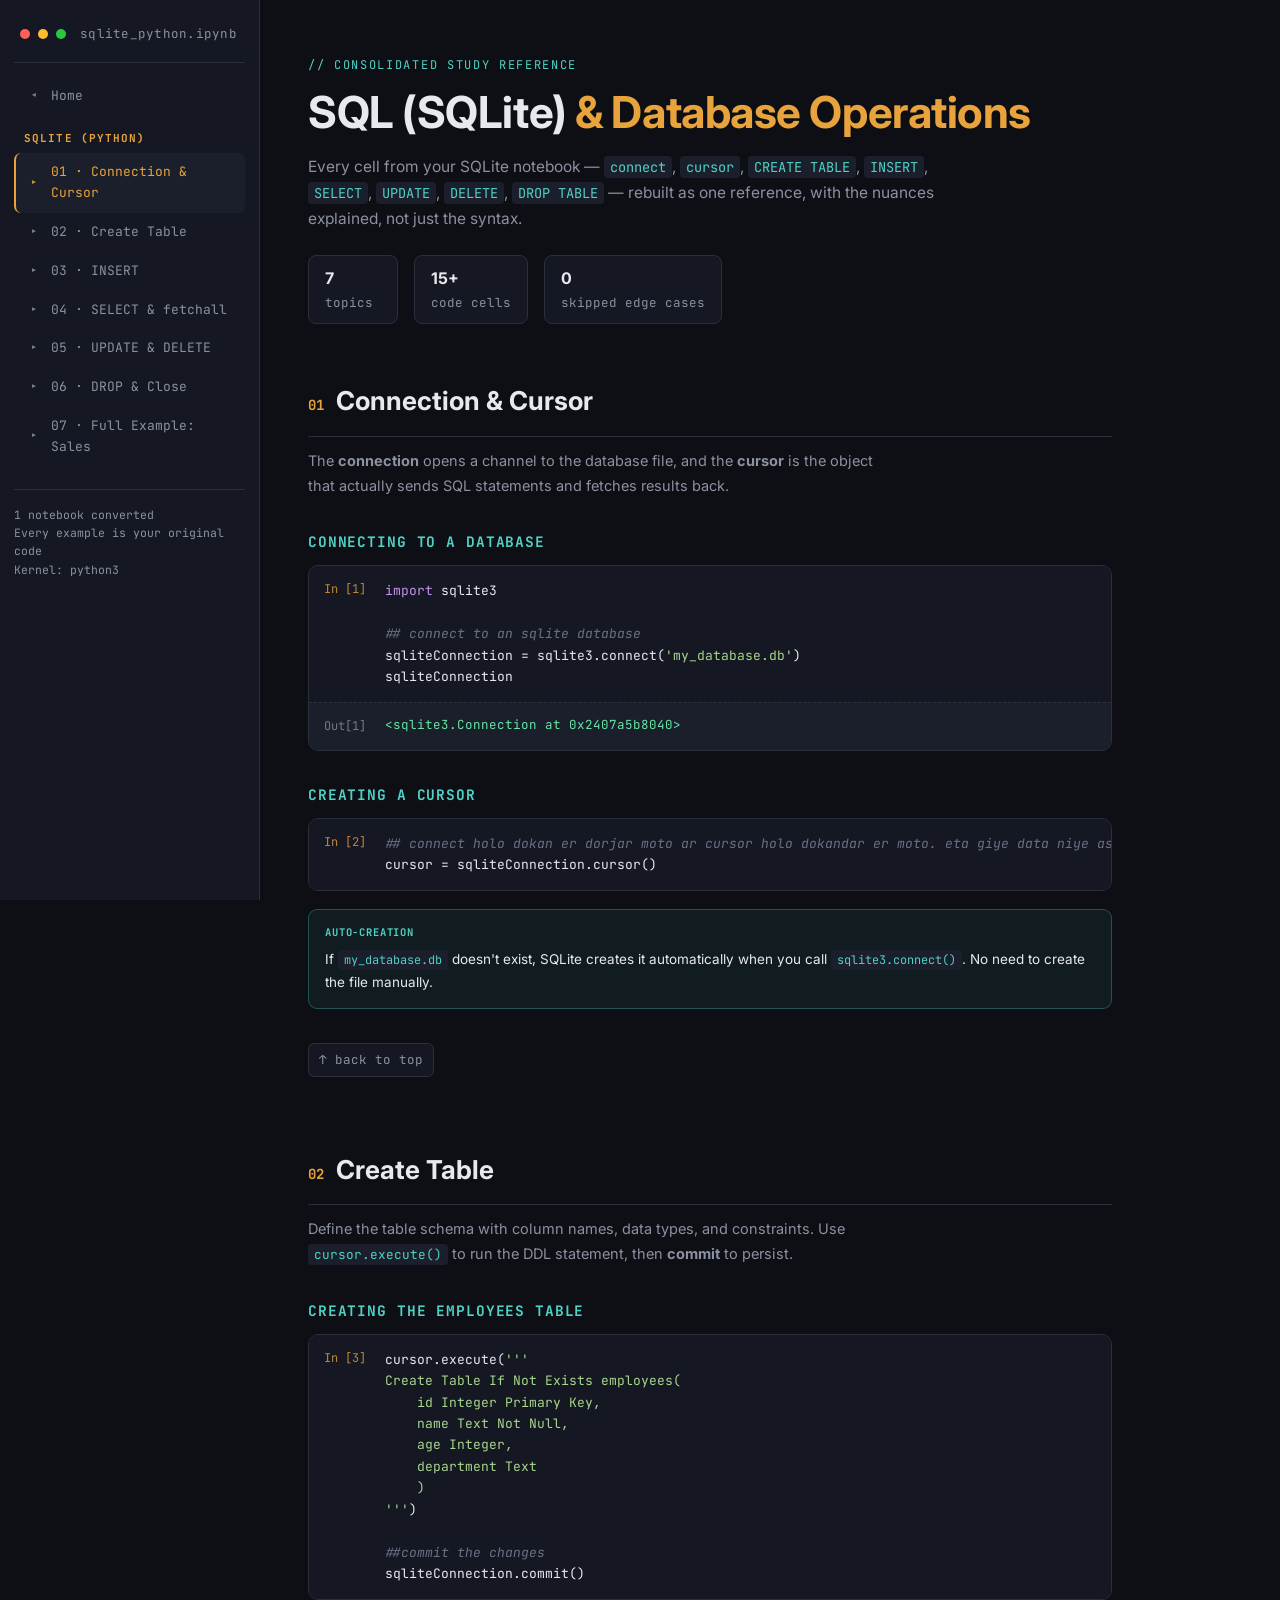
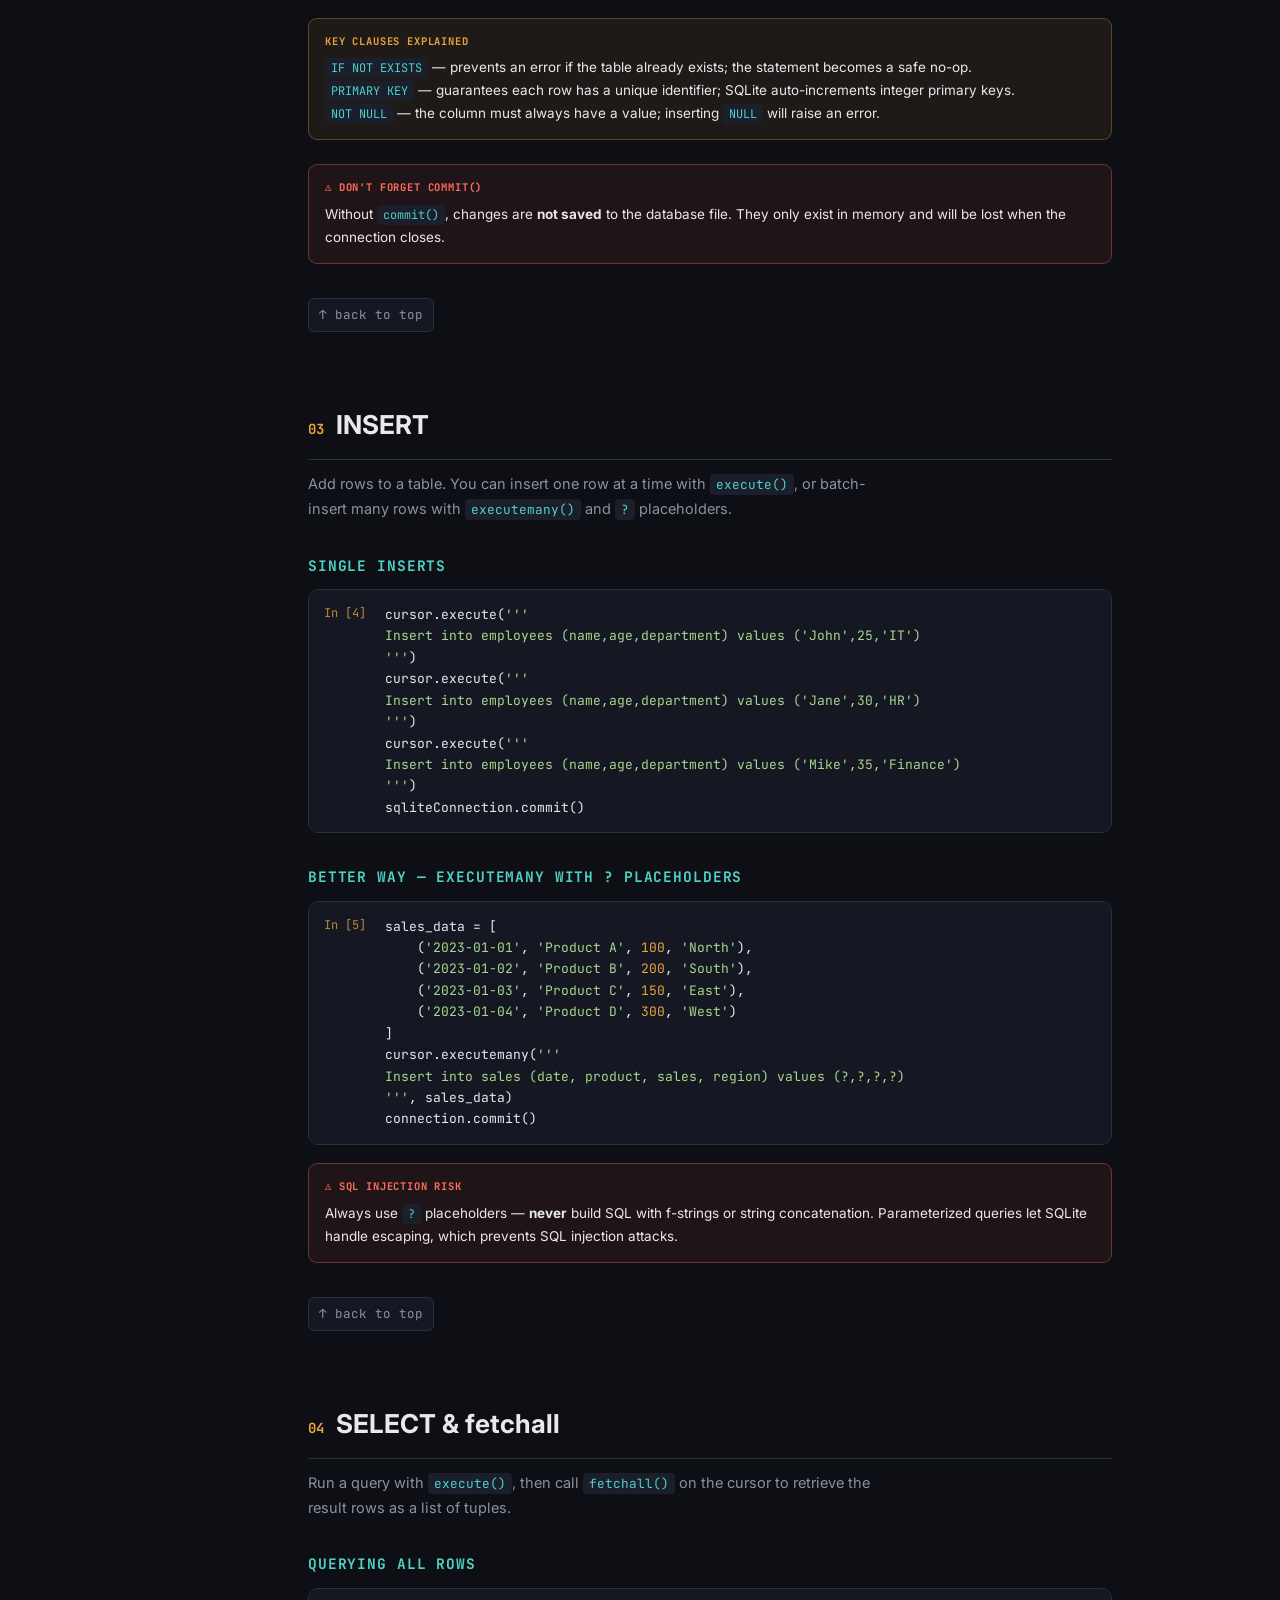
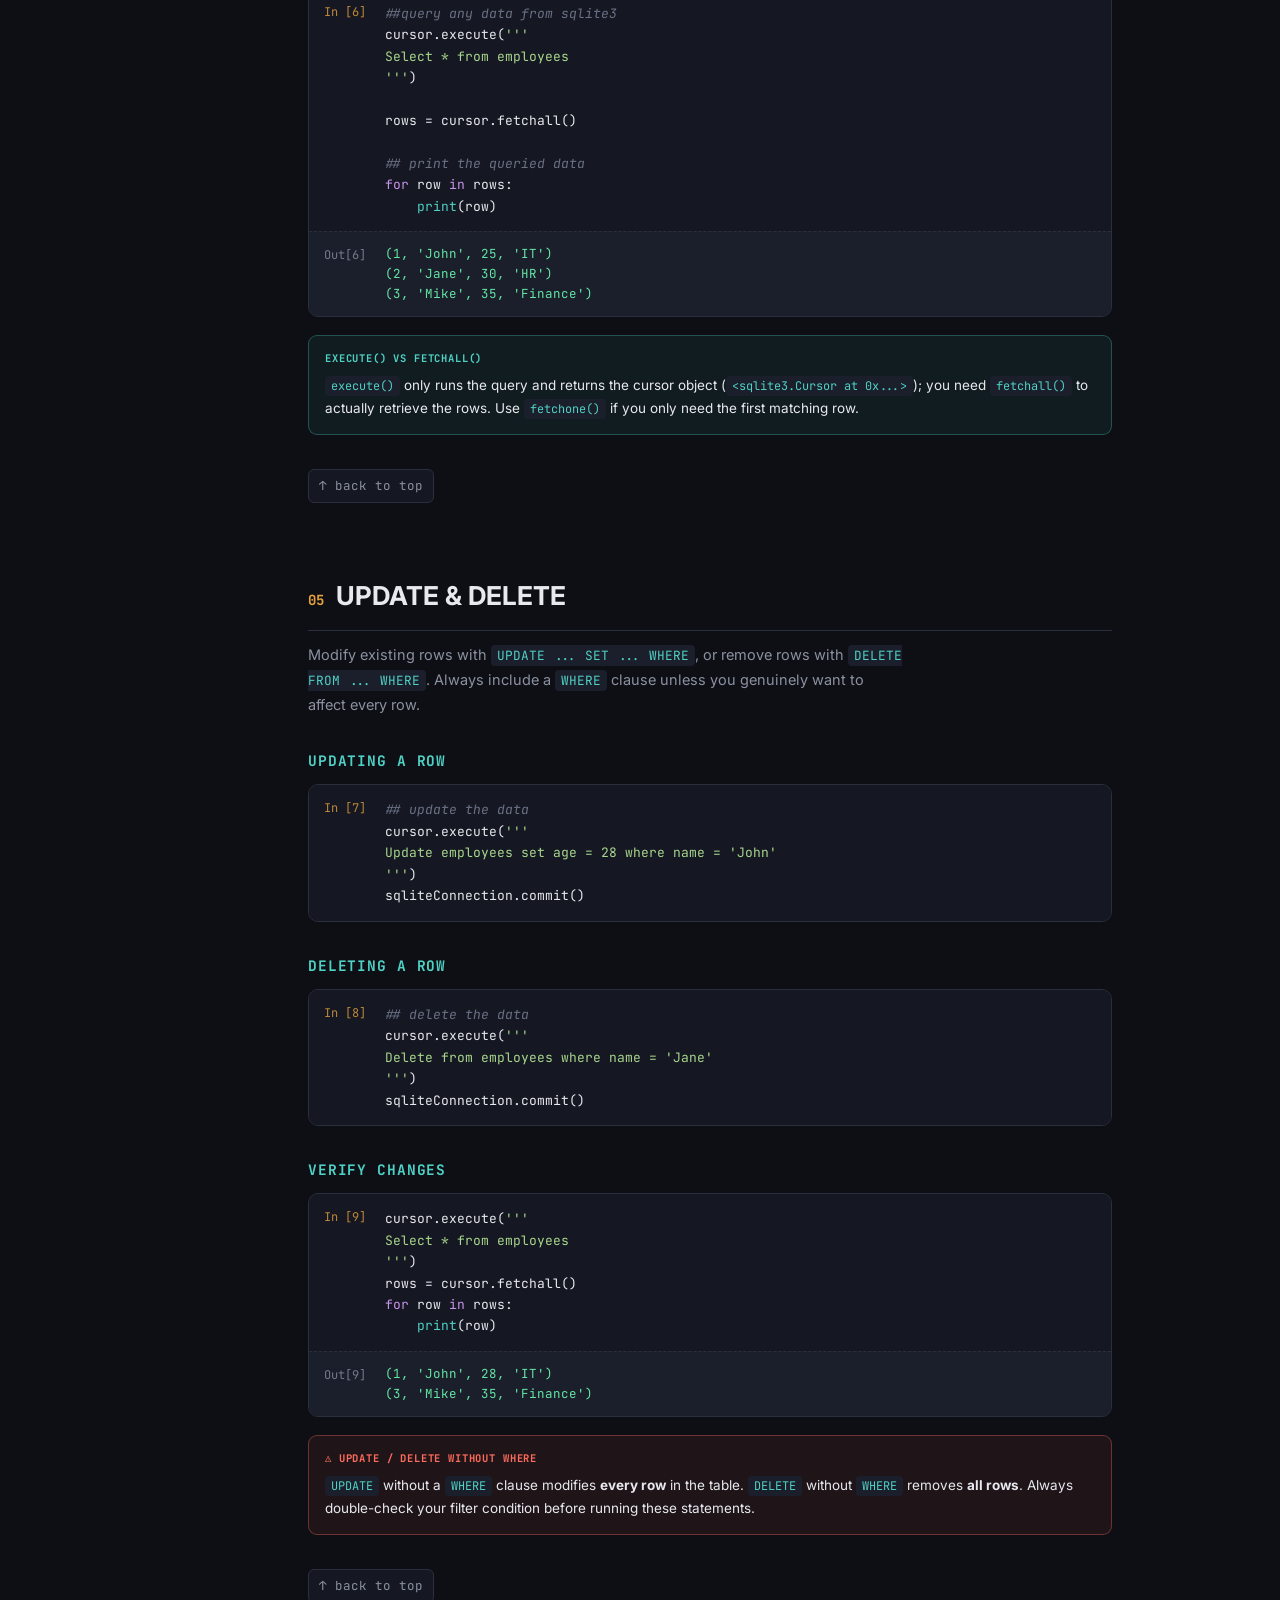
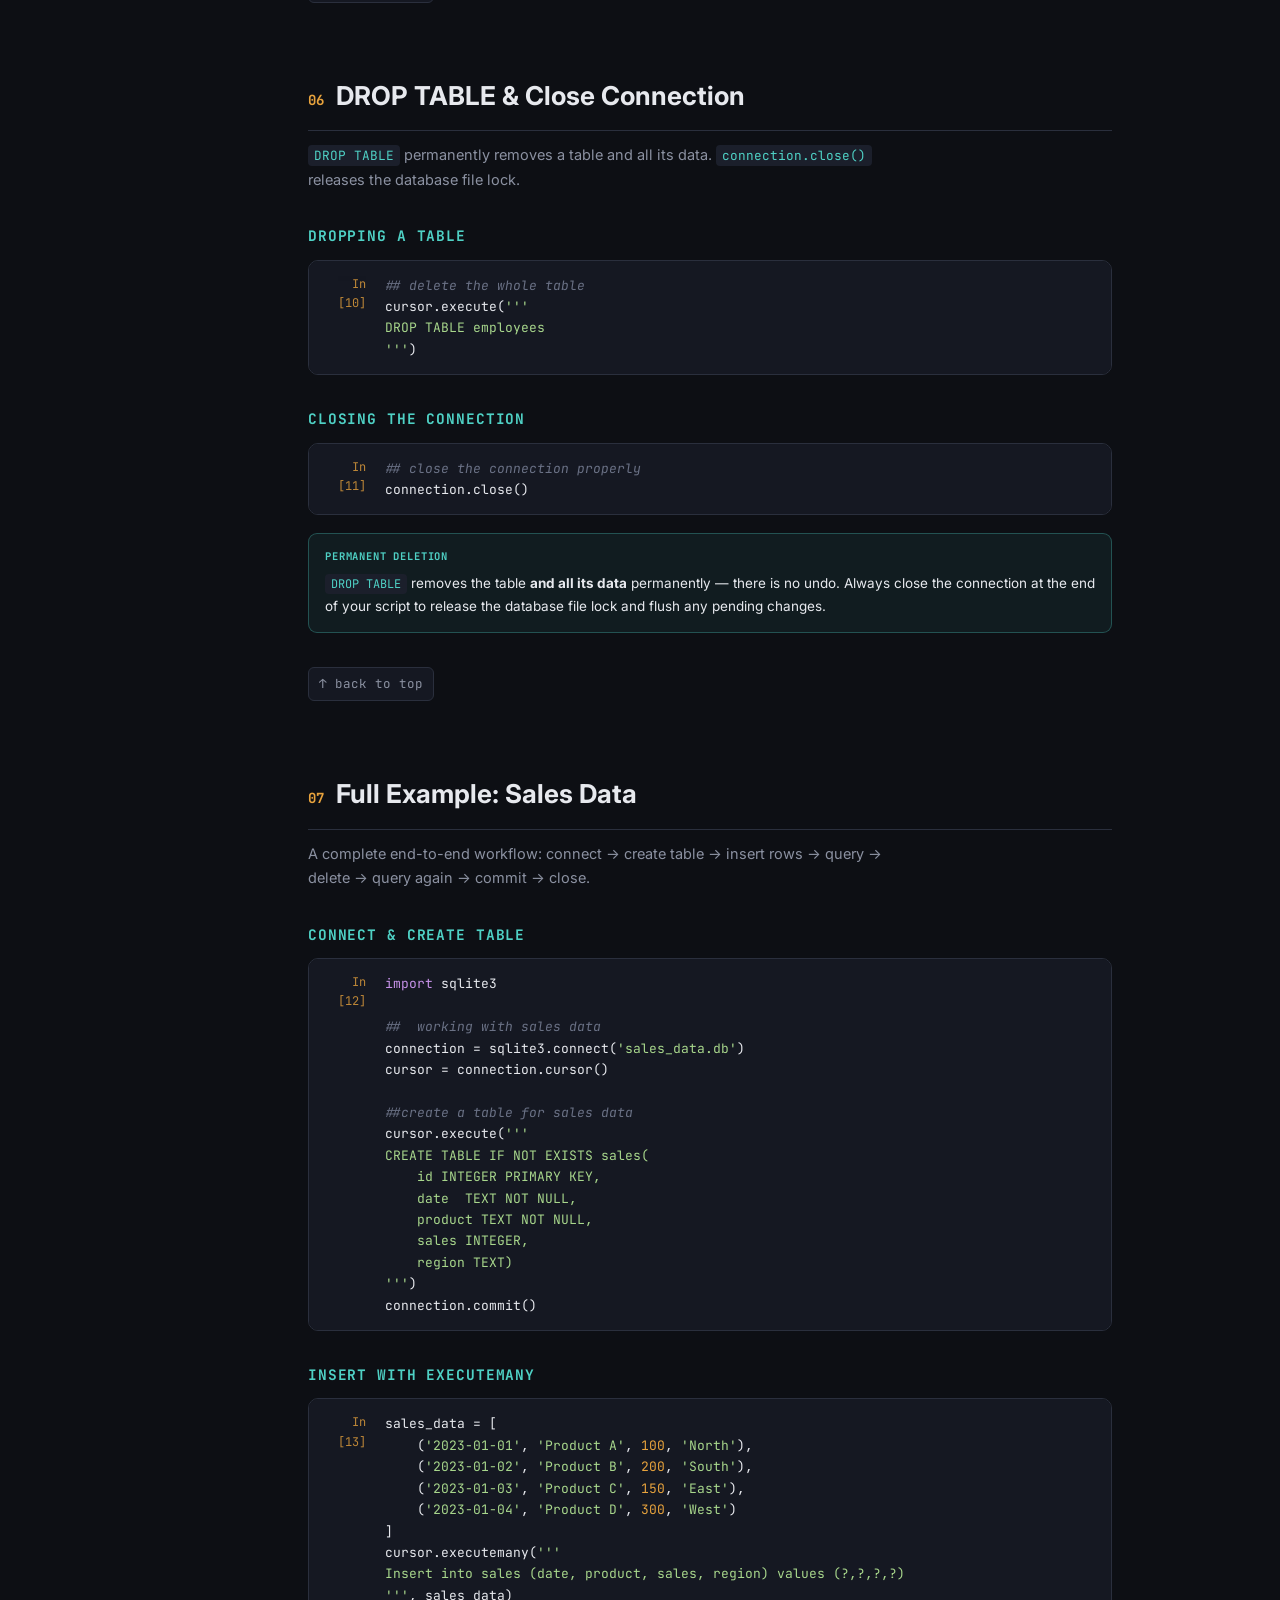
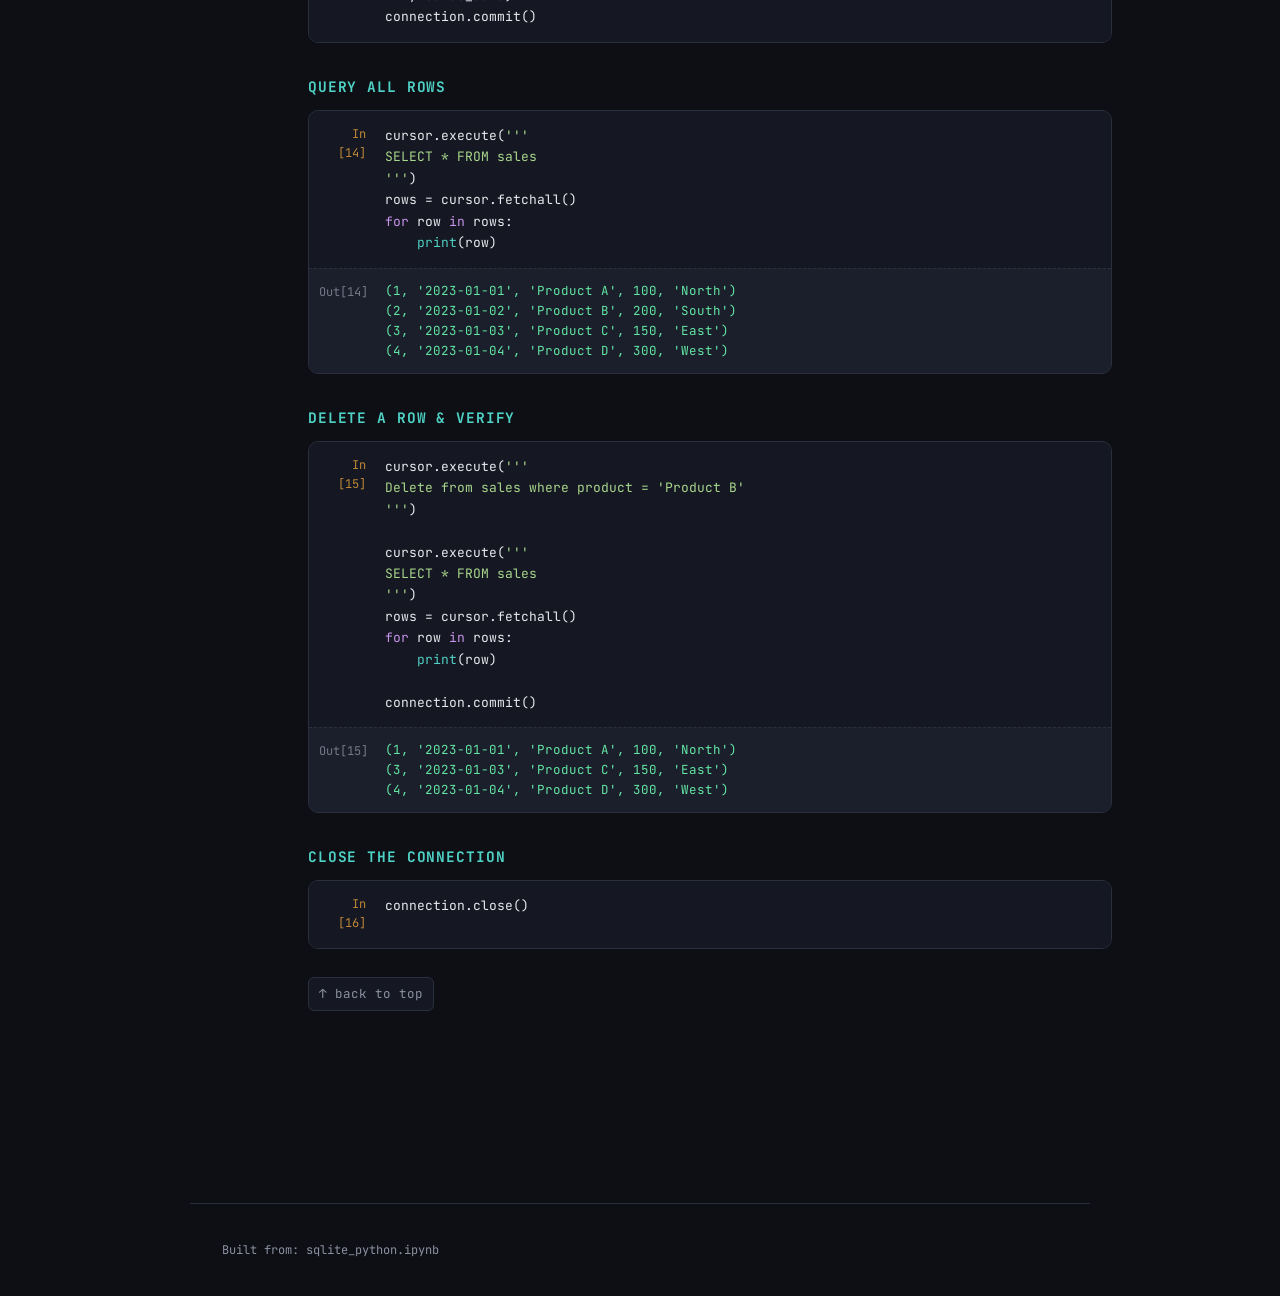
<file: sql/index.html>
<!DOCTYPE html>
<html lang="en">

<head>
    <meta charset="UTF-8">
    <meta name="viewport" content="width=device-width, initial-scale=1.0">
    <title>SQL (SQLite) :: Full Reference</title>
    <link rel="preconnect" href="https://fonts.googleapis.com">
    <link rel="preconnect" href="https://fonts.gstatic.com" crossorigin>
    <link href="https://fonts.googleapis.com/css2?family=Inter:wght@400;500;600;700;800&family=JetBrains+Mono:wght@400;500;600;700&display=swap" rel="stylesheet">
    <link rel="stylesheet" href="../style.css">
</head>

<body>

    <!-- Mobile Top Navigation Bar -->
    <div class="mobile-nav-bar">
        <button class="mn-btn" id="mobileNavToggle" aria-label="Open Navigation">
            <span>☰</span>
            <span>Topics (07)</span>
        </button>
        <span class="mn-title">sqlite_python.ipynb</span>
        <a class="mn-home" href="../index.html">◂ Hub</a>
    </div>
    <div class="sidebar-overlay" id="sidebarOverlay"></div>

    <div class="shell">
        <aside class="sidebar" id="sidebar">
            <div class="sidebar-head">
                <span class="dot r"></span><span class="dot y"></span><span class="dot g"></span>
                <span class="sidebar-title">sqlite_python.ipynb</span>
                <button class="sidebar-close-btn" id="sidebarCloseBtn" aria-label="Close Navigation">✕</button>
            </div>
            <nav class="nb-group" id="navlinks">
                <a class="nb-link" href="../index.html"><span class="ico">◂</span> Home</a>
                <div class="nav-group-label">SQLite (Python)</div>
                <a class="nb-link" href="#sql-01"><span class="ico">▸</span> 01 · Connection &amp; Cursor</a>
                <a class="nb-link" href="#sql-02"><span class="ico">▸</span> 02 · Create Table</a>
                <a class="nb-link" href="#sql-03"><span class="ico">▸</span> 03 · INSERT</a>
                <a class="nb-link" href="#sql-04"><span class="ico">▸</span> 04 · SELECT &amp; fetchall</a>
                <a class="nb-link" href="#sql-05"><span class="ico">▸</span> 05 · UPDATE &amp; DELETE</a>
                <a class="nb-link" href="#sql-06"><span class="ico">▸</span> 06 · DROP &amp; Close</a>
                <a class="nb-link" href="#sql-07"><span class="ico">▸</span> 07 · Full Example: Sales</a>
                <!-- SLOT:NAV -->

            </nav>
            <div class="sidebar-foot">
                1 notebook converted<br>
                Every example is your original code<br>
                Kernel: python3
            </div>
        </aside>

        <main>
            <div class="hero">
                <div class="kicker">// consolidated study reference</div>
                <h1>SQL (SQLite) <span>&amp; Database Operations</span></h1>
                <p>Every cell from your SQLite notebook — <code>connect</code>, <code>cursor</code>,
                    <code>CREATE TABLE</code>, <code>INSERT</code>, <code>SELECT</code>, <code>UPDATE</code>,
                    <code>DELETE</code>, <code>DROP TABLE</code> — rebuilt as one reference, with the nuances
                    explained, not just the syntax.
                </p>
                <div class="hero-stats">
                    <div><b>7</b>topics</div>
                    <div><b>15+</b>code cells</div>
                    <div><b>0</b>skipped edge cases</div>
                </div>
            </div>

            <!-- ============ CONNECTION & CURSOR ============ -->
            <section class="topic" id="sql-01">
                <div class="topic-head"><span class="topic-num">01</span>
                    <h2>Connection &amp; Cursor</h2>
                </div>
                <p class="topic-sub">The <b>connection</b> opens a channel to the database file, and the <b>cursor</b>
                    is the object that actually sends SQL statements and fetches results back.</p>

                <h3 class="sub">Connecting to a database</h3>
                <div class="cell">
                    <div class="cell-in"><span class="prompt">In [1]</span>
                        <pre class="code"><span class="c-kw">import</span> sqlite3

<span class="c-com">## connect to an sqlite database</span>
sqliteConnection = sqlite3.connect(<span class="c-str">'my_database.db'</span>)
sqliteConnection</pre>
                    </div>
                    <div class="cell-out"><span class="prompt">Out[1]</span>
                        <pre class="out">&lt;sqlite3.Connection at 0x2407a5b8040&gt;</pre>
                    </div>
                </div>

                <h3 class="sub">Creating a cursor</h3>
                <div class="cell">
                    <div class="cell-in"><span class="prompt">In [2]</span>
                        <pre class="code"><span class="c-com">## connect holo dokan er dorjar moto ar cursor holo dokandar er moto. eta giye data niye ashe</span>
cursor = sqliteConnection.cursor()</pre>
                    </div>
                </div>

                <div class="box note">
                    <span class="tag">Auto-creation</span>
                    <p>If <code>my_database.db</code> doesn't exist, SQLite creates it automatically when you call
                        <code>sqlite3.connect()</code>. No need to create the file manually.</p>
                </div>
                <a class="backtotop" href="#sql-01">↑ back to top</a>
            </section>

            <!-- ============ CREATE TABLE ============ -->
            <section class="topic" id="sql-02">
                <div class="topic-head"><span class="topic-num">02</span>
                    <h2>Create Table</h2>
                </div>
                <p class="topic-sub">Define the table schema with column names, data types, and constraints. Use
                    <code>cursor.execute()</code> to run the DDL statement, then <b>commit</b> to persist.</p>

                <h3 class="sub">Creating the employees table</h3>
                <div class="cell">
                    <div class="cell-in"><span class="prompt">In [3]</span>
                        <pre class="code">cursor.execute(<span class="c-str">'''
Create Table If Not Exists employees(
    id Integer Primary Key,
    name Text Not Null,
    age Integer,
    department Text
    )
'''</span>)

<span class="c-com">##commit the changes</span>
sqliteConnection.commit()</pre>
                    </div>
                </div>

                <div class="box tip">
                    <span class="tag">Key clauses explained</span>
                    <p><code>IF NOT EXISTS</code> — prevents an error if the table already exists; the statement
                        becomes a safe no-op.<br>
                        <code>PRIMARY KEY</code> — guarantees each row has a unique identifier; SQLite auto-increments
                        integer primary keys.<br>
                        <code>NOT NULL</code> — the column must always have a value; inserting <code>NULL</code> will
                        raise an error.</p>
                </div>

                <div class="box warn">
                    <span class="tag">⚠ Don't forget commit()</span>
                    <p>Without <code>commit()</code>, changes are <b>not saved</b> to the database file. They only exist
                        in memory and will be lost when the connection closes.</p>
                </div>
                <a class="backtotop" href="#sql-02">↑ back to top</a>
            </section>

            <!-- ============ INSERT ============ -->
            <section class="topic" id="sql-03">
                <div class="topic-head"><span class="topic-num">03</span>
                    <h2>INSERT</h2>
                </div>
                <p class="topic-sub">Add rows to a table. You can insert one row at a time with <code>execute()</code>,
                    or batch-insert many rows with <code>executemany()</code> and <code>?</code> placeholders.</p>

                <h3 class="sub">Single inserts</h3>
                <div class="cell">
                    <div class="cell-in"><span class="prompt">In [4]</span>
                        <pre class="code">cursor.execute(<span class="c-str">'''
Insert into employees (name,age,department) values ('John',25,'IT')
'''</span>)
cursor.execute(<span class="c-str">'''
Insert into employees (name,age,department) values ('Jane',30,'HR')
'''</span>)
cursor.execute(<span class="c-str">'''
Insert into employees (name,age,department) values ('Mike',35,'Finance')
'''</span>)
sqliteConnection.commit()</pre>
                    </div>
                </div>

                <h3 class="sub">Better way — executemany with ? placeholders</h3>
                <div class="cell">
                    <div class="cell-in"><span class="prompt">In [5]</span>
                        <pre class="code">sales_data = [
    (<span class="c-str">'2023-01-01'</span>, <span class="c-str">'Product A'</span>, <span class="c-num">100</span>, <span class="c-str">'North'</span>),
    (<span class="c-str">'2023-01-02'</span>, <span class="c-str">'Product B'</span>, <span class="c-num">200</span>, <span class="c-str">'South'</span>),
    (<span class="c-str">'2023-01-03'</span>, <span class="c-str">'Product C'</span>, <span class="c-num">150</span>, <span class="c-str">'East'</span>),
    (<span class="c-str">'2023-01-04'</span>, <span class="c-str">'Product D'</span>, <span class="c-num">300</span>, <span class="c-str">'West'</span>)
]
cursor.executemany(<span class="c-str">'''
Insert into sales (date, product, sales, region) values (?,?,?,?)
'''</span>, sales_data)
connection.commit()</pre>
                    </div>
                </div>

                <div class="box warn">
                    <span class="tag">⚠ SQL injection risk</span>
                    <p>Always use <code>?</code> placeholders — <b>never</b> build SQL with f-strings or string
                        concatenation. Parameterized queries let SQLite handle escaping, which prevents SQL injection
                        attacks.</p>
                </div>
                <a class="backtotop" href="#sql-03">↑ back to top</a>
            </section>

            <!-- ============ SELECT & FETCHALL ============ -->
            <section class="topic" id="sql-04">
                <div class="topic-head"><span class="topic-num">04</span>
                    <h2>SELECT &amp; fetchall</h2>
                </div>
                <p class="topic-sub">Run a query with <code>execute()</code>, then call <code>fetchall()</code> on the
                    cursor to retrieve the result rows as a list of tuples.</p>

                <h3 class="sub">Querying all rows</h3>
                <div class="cell">
                    <div class="cell-in"><span class="prompt">In [6]</span>
                        <pre class="code"><span class="c-com">##query any data from sqlite3</span>
cursor.execute(<span class="c-str">'''
Select * from employees
'''</span>)

rows = cursor.fetchall()

<span class="c-com">## print the queried data</span>
<span class="c-kw">for</span> row <span class="c-kw">in</span> rows:
    <span class="c-fn">print</span>(row)</pre>
                    </div>
                    <div class="cell-out"><span class="prompt">Out[6]</span>
                        <pre class="out">(1, 'John', 25, 'IT')
(2, 'Jane', 30, 'HR')
(3, 'Mike', 35, 'Finance')</pre>
                    </div>
                </div>

                <div class="box note">
                    <span class="tag">execute() vs fetchall()</span>
                    <p><code>execute()</code> only runs the query and returns the cursor object
                        (<code>&lt;sqlite3.Cursor at 0x...&gt;</code>); you need <code>fetchall()</code> to actually
                        retrieve the rows. Use <code>fetchone()</code> if you only need the first matching row.</p>
                </div>
                <a class="backtotop" href="#sql-04">↑ back to top</a>
            </section>

            <!-- ============ UPDATE & DELETE ============ -->
            <section class="topic" id="sql-05">
                <div class="topic-head"><span class="topic-num">05</span>
                    <h2>UPDATE &amp; DELETE</h2>
                </div>
                <p class="topic-sub">Modify existing rows with <code>UPDATE ... SET ... WHERE</code>, or remove rows
                    with <code>DELETE FROM ... WHERE</code>. Always include a <code>WHERE</code> clause unless you
                    genuinely want to affect every row.</p>

                <h3 class="sub">Updating a row</h3>
                <div class="cell">
                    <div class="cell-in"><span class="prompt">In [7]</span>
                        <pre class="code"><span class="c-com">## update the data</span>
cursor.execute(<span class="c-str">'''
Update employees set age = 28 where name = 'John'
'''</span>)
sqliteConnection.commit()</pre>
                    </div>
                </div>

                <h3 class="sub">Deleting a row</h3>
                <div class="cell">
                    <div class="cell-in"><span class="prompt">In [8]</span>
                        <pre class="code"><span class="c-com">## delete the data</span>
cursor.execute(<span class="c-str">'''
Delete from employees where name = 'Jane'
'''</span>)
sqliteConnection.commit()</pre>
                    </div>
                </div>

                <h3 class="sub">Verify changes</h3>
                <div class="cell">
                    <div class="cell-in"><span class="prompt">In [9]</span>
                        <pre class="code">cursor.execute(<span class="c-str">'''
Select * from employees
'''</span>)
rows = cursor.fetchall()
<span class="c-kw">for</span> row <span class="c-kw">in</span> rows:
    <span class="c-fn">print</span>(row)</pre>
                    </div>
                    <div class="cell-out"><span class="prompt">Out[9]</span>
                        <pre class="out">(1, 'John', 28, 'IT')
(3, 'Mike', 35, 'Finance')</pre>
                    </div>
                </div>

                <div class="box warn">
                    <span class="tag">⚠ UPDATE / DELETE without WHERE</span>
                    <p><code>UPDATE</code> without a <code>WHERE</code> clause modifies <b>every row</b> in the table.
                        <code>DELETE</code> without <code>WHERE</code> removes <b>all rows</b>. Always double-check
                        your filter condition before running these statements.</p>
                </div>
                <a class="backtotop" href="#sql-05">↑ back to top</a>
            </section>

            <!-- ============ DROP TABLE & CLOSE ============ -->
            <section class="topic" id="sql-06">
                <div class="topic-head"><span class="topic-num">06</span>
                    <h2>DROP TABLE &amp; Close Connection</h2>
                </div>
                <p class="topic-sub"><code>DROP TABLE</code> permanently removes a table and all its data.
                    <code>connection.close()</code> releases the database file lock.</p>

                <h3 class="sub">Dropping a table</h3>
                <div class="cell">
                    <div class="cell-in"><span class="prompt">In [10]</span>
                        <pre class="code"><span class="c-com">## delete the whole table</span>
cursor.execute(<span class="c-str">'''
DROP TABLE employees
'''</span>)</pre>
                    </div>
                </div>

                <h3 class="sub">Closing the connection</h3>
                <div class="cell">
                    <div class="cell-in"><span class="prompt">In [11]</span>
                        <pre class="code"><span class="c-com">## close the connection properly</span>
connection.close()</pre>
                    </div>
                </div>

                <div class="box note">
                    <span class="tag">Permanent deletion</span>
                    <p><code>DROP TABLE</code> removes the table <b>and all its data</b> permanently — there is no
                        undo. Always close the connection at the end of your script to release the database file lock
                        and flush any pending changes.</p>
                </div>
                <a class="backtotop" href="#sql-06">↑ back to top</a>
            </section>

            <!-- ============ FULL EXAMPLE: SALES DATA ============ -->
            <section class="topic" id="sql-07">
                <div class="topic-head"><span class="topic-num">07</span>
                    <h2>Full Example: Sales Data</h2>
                </div>
                <p class="topic-sub">A complete end-to-end workflow: connect → create table → insert rows → query →
                    delete → query again → commit → close.</p>

                <h3 class="sub">Connect &amp; create table</h3>
                <div class="cell">
                    <div class="cell-in"><span class="prompt">In [12]</span>
                        <pre class="code"><span class="c-kw">import</span> sqlite3

<span class="c-com">##  working with sales data</span>
connection = sqlite3.connect(<span class="c-str">'sales_data.db'</span>)
cursor = connection.cursor()

<span class="c-com">##create a table for sales data</span>
cursor.execute(<span class="c-str">'''
CREATE TABLE IF NOT EXISTS sales(
    id INTEGER PRIMARY KEY,
    date  TEXT NOT NULL,
    product TEXT NOT NULL,
    sales INTEGER,
    region TEXT)
'''</span>)
connection.commit()</pre>
                    </div>
                </div>

                <h3 class="sub">Insert with executemany</h3>
                <div class="cell">
                    <div class="cell-in"><span class="prompt">In [13]</span>
                        <pre class="code">sales_data = [
    (<span class="c-str">'2023-01-01'</span>, <span class="c-str">'Product A'</span>, <span class="c-num">100</span>, <span class="c-str">'North'</span>),
    (<span class="c-str">'2023-01-02'</span>, <span class="c-str">'Product B'</span>, <span class="c-num">200</span>, <span class="c-str">'South'</span>),
    (<span class="c-str">'2023-01-03'</span>, <span class="c-str">'Product C'</span>, <span class="c-num">150</span>, <span class="c-str">'East'</span>),
    (<span class="c-str">'2023-01-04'</span>, <span class="c-str">'Product D'</span>, <span class="c-num">300</span>, <span class="c-str">'West'</span>)
]
cursor.executemany(<span class="c-str">'''
Insert into sales (date, product, sales, region) values (?,?,?,?)
'''</span>, sales_data)
connection.commit()</pre>
                    </div>
                </div>

                <h3 class="sub">Query all rows</h3>
                <div class="cell">
                    <div class="cell-in"><span class="prompt">In [14]</span>
                        <pre class="code">cursor.execute(<span class="c-str">'''
SELECT * FROM sales
'''</span>)
rows = cursor.fetchall()
<span class="c-kw">for</span> row <span class="c-kw">in</span> rows:
    <span class="c-fn">print</span>(row)</pre>
                    </div>
                    <div class="cell-out"><span class="prompt">Out[14]</span>
                        <pre class="out">(1, '2023-01-01', 'Product A', 100, 'North')
(2, '2023-01-02', 'Product B', 200, 'South')
(3, '2023-01-03', 'Product C', 150, 'East')
(4, '2023-01-04', 'Product D', 300, 'West')</pre>
                    </div>
                </div>

                <h3 class="sub">Delete a row &amp; verify</h3>
                <div class="cell">
                    <div class="cell-in"><span class="prompt">In [15]</span>
                        <pre class="code">cursor.execute(<span class="c-str">'''
Delete from sales where product = 'Product B'
'''</span>)

cursor.execute(<span class="c-str">'''
SELECT * FROM sales
'''</span>)
rows = cursor.fetchall()
<span class="c-kw">for</span> row <span class="c-kw">in</span> rows:
    <span class="c-fn">print</span>(row)

connection.commit()</pre>
                    </div>
                    <div class="cell-out"><span class="prompt">Out[15]</span>
                        <pre class="out">(1, '2023-01-01', 'Product A', 100, 'North')
(3, '2023-01-03', 'Product C', 150, 'East')
(4, '2023-01-04', 'Product D', 300, 'West')</pre>
                    </div>
                </div>

                <h3 class="sub">Close the connection</h3>
                <div class="cell">
                    <div class="cell-in"><span class="prompt">In [16]</span>
                        <pre class="code">connection.close()</pre>
                    </div>
                </div>
                <a class="backtotop" href="#sql-07">↑ back to top</a>
            </section>

            <!-- SLOT:SECTION -->

        </main>
    </div>

    <footer>
        Built from: sqlite_python.ipynb
    </footer>

    <script>
        // highlight active section in sidebar while scrolling
        const links = document.querySelectorAll('.nb-link');
        const sections = document.querySelectorAll('section.topic');
        const setActive = () => {
            let current = sections[0]?.id;
            sections.forEach(sec => {
                if (window.scrollY >= sec.offsetTop - 120) current = sec.id;
            });
            links.forEach(l => l.classList.toggle('active', l.getAttribute('href') === '#' + current));
        };
        window.addEventListener('scroll', setActive, { passive: true });
        setActive();

        // mobile drawer toggle
        const sidebar = document.getElementById('sidebar');
        const overlay = document.getElementById('sidebarOverlay');
        const openBtn = document.getElementById('mobileNavToggle');
        const closeBtn = document.getElementById('sidebarCloseBtn');

        const openMenu = () => {
            if (sidebar) sidebar.classList.add('open');
            if (overlay) overlay.classList.add('open');
            document.body.style.overflow = 'hidden';
        };

        const closeMenu = () => {
            if (sidebar) sidebar.classList.remove('open');
            if (overlay) overlay.classList.remove('open');
            document.body.style.overflow = '';
        };

        if (openBtn) openBtn.addEventListener('click', openMenu);
        if (closeBtn) closeBtn.addEventListener('click', closeMenu);
        if (overlay) overlay.addEventListener('click', closeMenu);

        document.querySelectorAll('.nb-link[href^="#"]').forEach(link => {
            link.addEventListener('click', closeMenu);
        });
    </script>
</body>

</html>
</file>
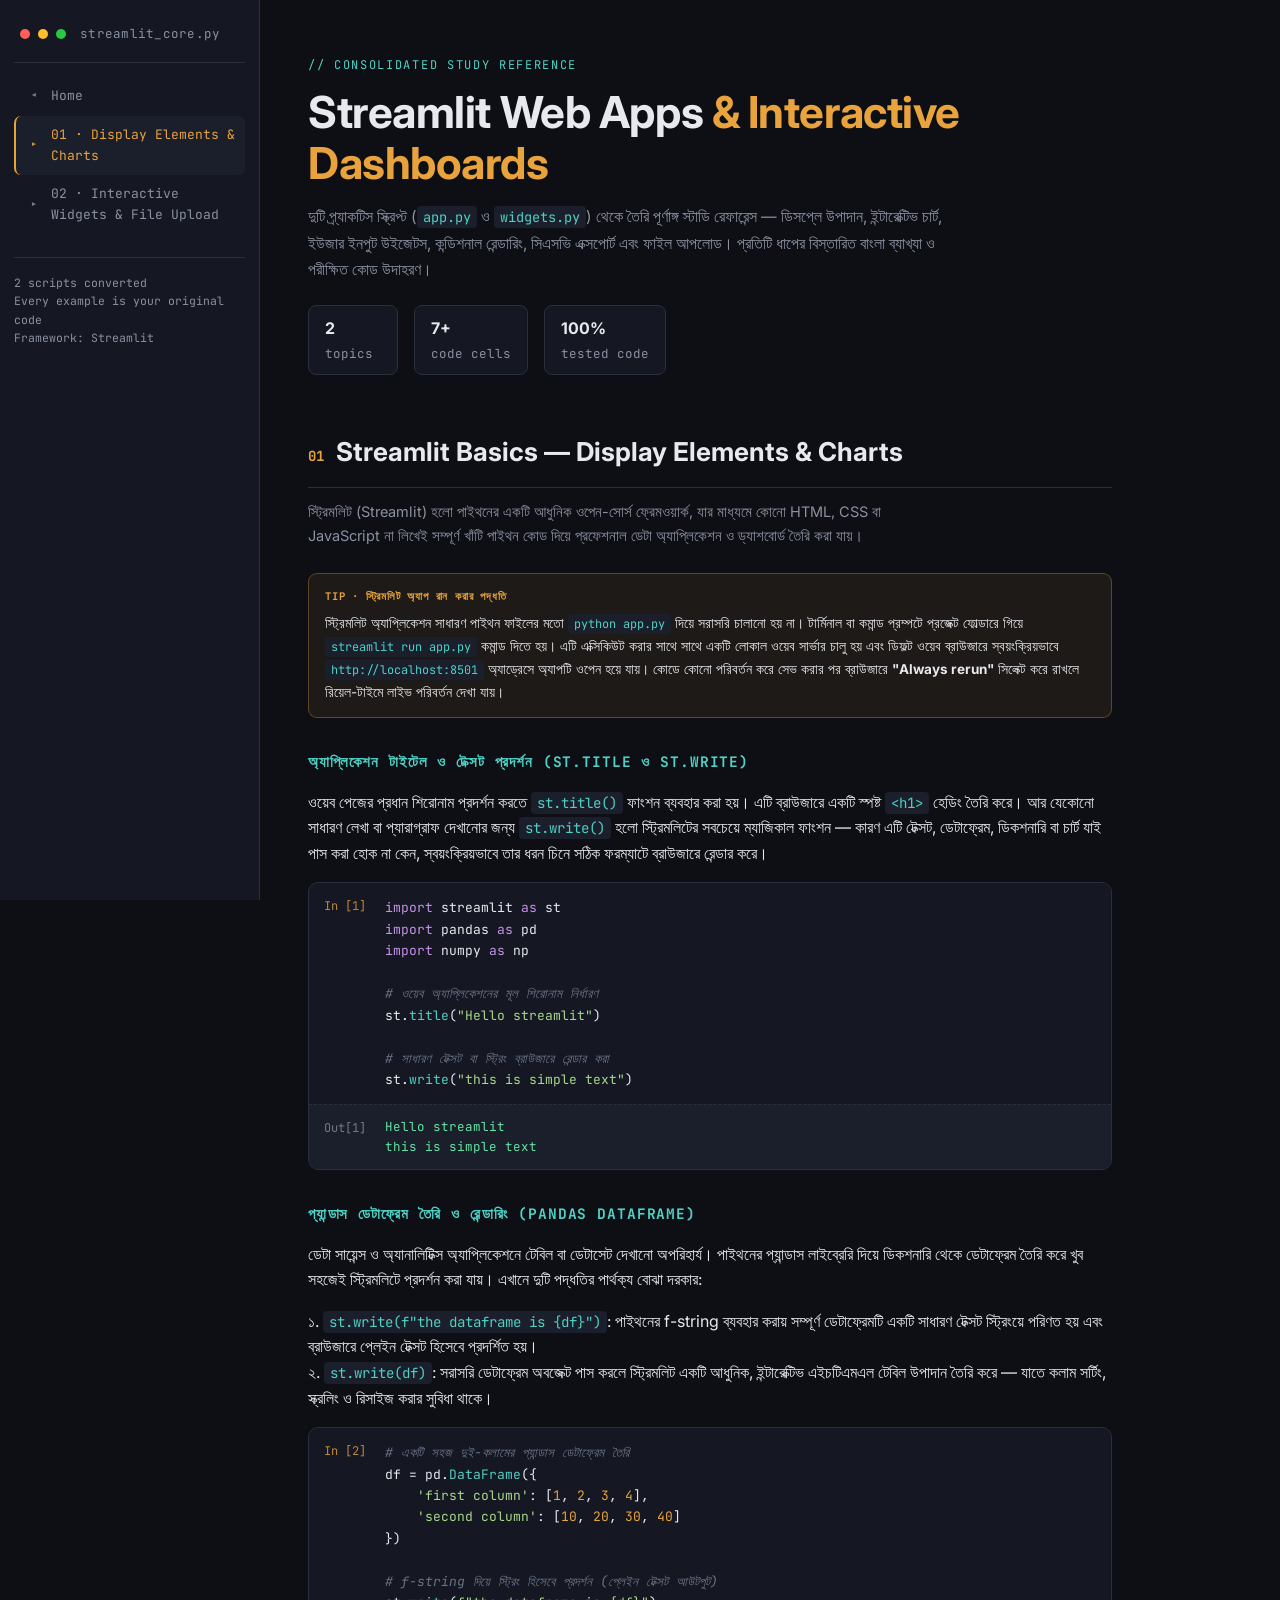
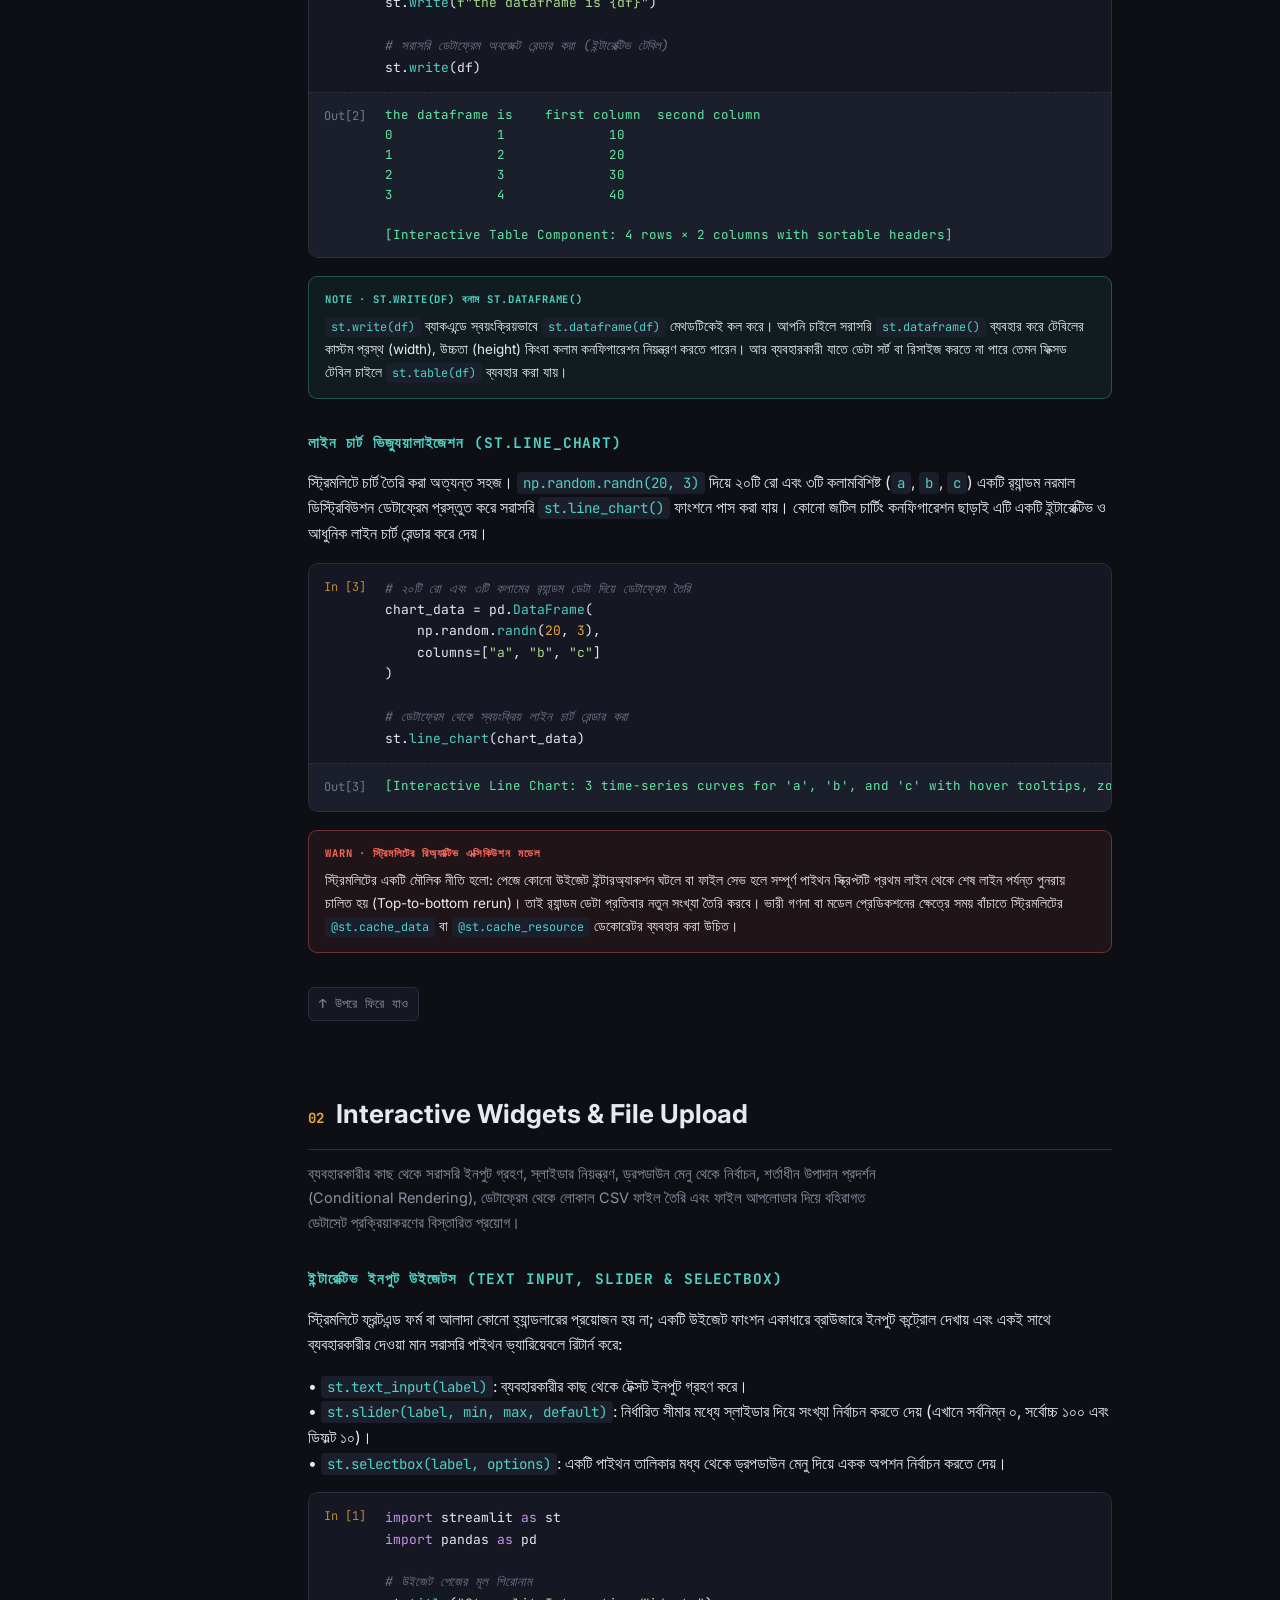
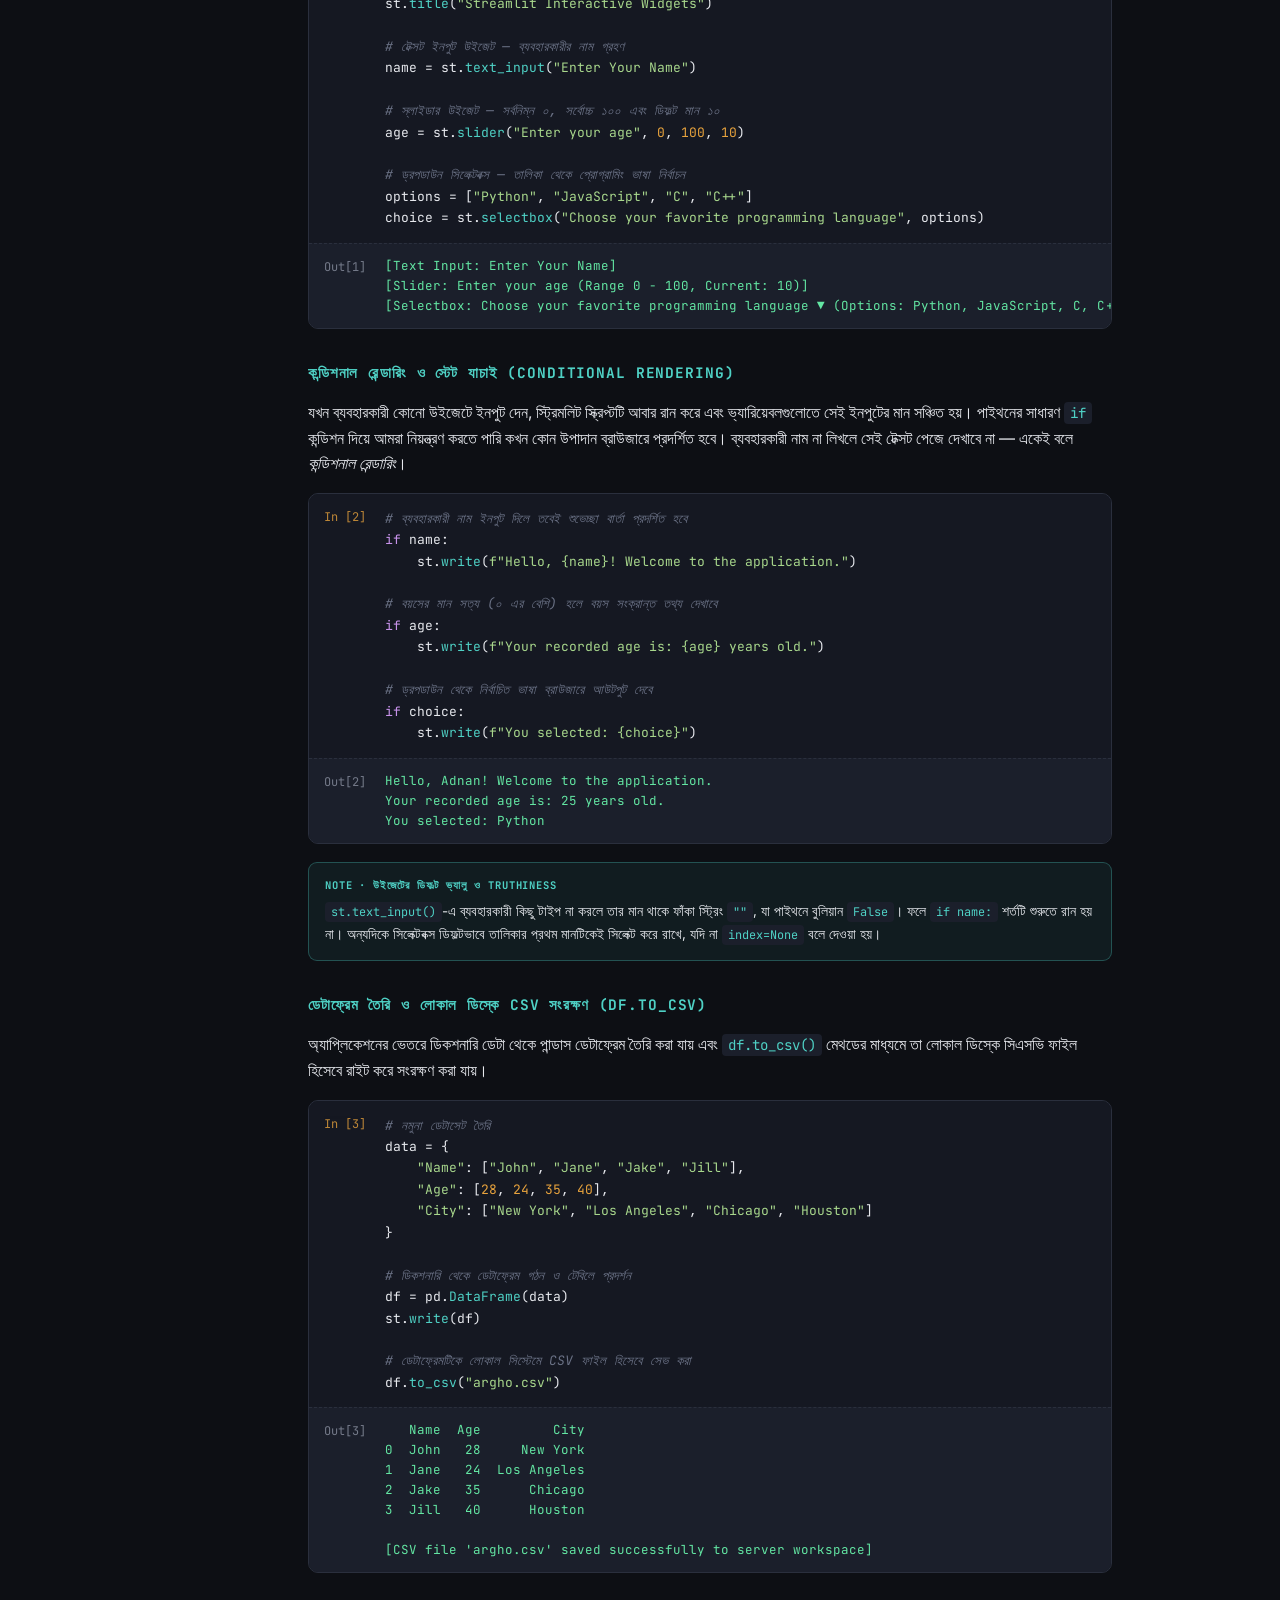
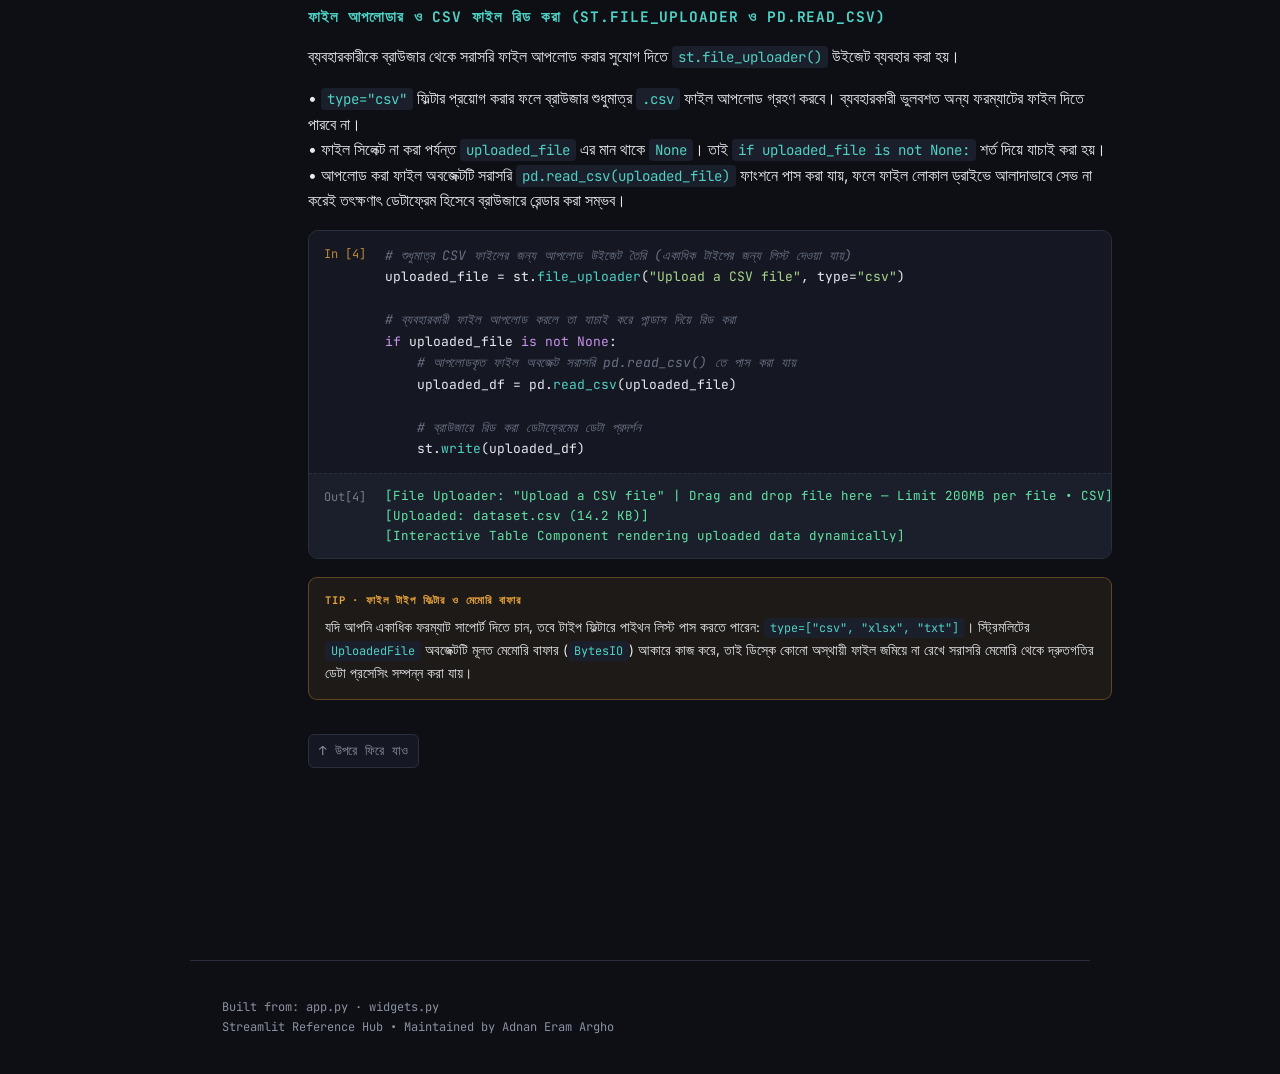
<file: streamlit/index.html>
<!DOCTYPE html>
<html lang="bn">

<head>
    <meta charset="UTF-8">
    <meta name="viewport" content="width=device-width, initial-scale=1.0">
    <title>Streamlit Data Apps :: Full Reference</title>
    <link rel="preconnect" href="https://fonts.googleapis.com">
    <link rel="preconnect" href="https://fonts.gstatic.com" crossorigin>
    <link href="https://fonts.googleapis.com/css2?family=Inter:wght@400;500;600;700;800&family=JetBrains+Mono:wght@400;500;600;700&display=swap" rel="stylesheet">
    <link rel="stylesheet" href="../style.css">
</head>

<body id="top">

    <!-- Mobile Top Navigation Bar -->
    <div class="mobile-nav-bar">
        <button class="mn-btn" id="mobileNavToggle" aria-label="Open Navigation">
            <span>☰</span>
            <span>Topics (02)</span>
        </button>
        <span class="mn-title">streamlit_core.py</span>
        <a class="mn-home" href="../index.html">◂ Hub</a>
    </div>
    <div class="sidebar-overlay" id="sidebarOverlay"></div>

    <div class="shell">
        <aside class="sidebar" id="sidebar">
            <div class="sidebar-head">
                <span class="dot r"></span><span class="dot y"></span><span class="dot g"></span>
                <span class="sidebar-title">streamlit_core.py</span>
                <button class="sidebar-close-btn" id="sidebarCloseBtn" aria-label="Close Navigation">✕</button>
            </div>
            <nav class="nb-group" id="navlinks">
                <a class="nb-link" href="../index.html"><span class="ico">◂</span> Home</a>
                <a class="nb-link" href="#st-basics"><span class="ico">▸</span> 01 · Display Elements &amp; Charts</a>
                <a class="nb-link" href="#st-widgets"><span class="ico">▸</span> 02 · Interactive Widgets &amp; File Upload</a>
<!-- SLOT:NAV -->

            </nav>
            <div class="sidebar-foot">
                2 scripts converted<br>
                Every example is your original code<br>
                Framework: Streamlit
            </div>
        </aside>

        <main>
            <div class="hero">
                <div class="kicker">// consolidated study reference</div>
                <h1>Streamlit Web Apps <span>&amp; Interactive Dashboards</span></h1>
                <p>
                    দুটি প্র্যাকটিস স্ক্রিপ্ট (<code>app.py</code> ও <code>widgets.py</code>) থেকে তৈরি পূর্ণাঙ্গ স্টাডি রেফারেন্স — ডিসপ্লে উপাদান, ইন্টারেক্টিভ চার্ট, ইউজার ইনপুট উইজেটস, কন্ডিশনাল রেন্ডারিং, সিএসভি এক্সপোর্ট এবং ফাইল আপলোড। প্রতিটি ধাপের বিস্তারিত বাংলা ব্যাখ্যা ও পরীক্ষিত কোড উদাহরণ।
                </p>
                <div class="hero-stats">
                    <div><b>2</b>topics</div>
                    <div><b>7+</b>code cells</div>
                    <div><b>100%</b>tested code</div>
                </div>
            </div>

            <!-- ============ 01 STREAMLIT BASICS & CHARTS ============ -->
            <section class="topic" id="st-basics">
                <div class="topic-head">
                    <span class="topic-num">01</span>
                    <h2>Streamlit Basics — Display Elements &amp; Charts</h2>
                </div>
                <p class="topic-sub">
                    স্ট্রিমলিট (Streamlit) হলো পাইথনের একটি আধুনিক ওপেন-সোর্স ফ্রেমওয়ার্ক, যার মাধ্যমে কোনো HTML, CSS বা JavaScript না লিখেই সম্পূর্ণ খাঁটি পাইথন কোড দিয়ে প্রফেশনাল ডেটা অ্যাপ্লিকেশন ও ড্যাশবোর্ড তৈরি করা যায়।
                </p>

                <div class="box tip">
                    <span class="tag">TIP · স্ট্রিমলিট অ্যাপ রান করার পদ্ধতি</span>
                    <p>স্ট্রিমলিট অ্যাপ্লিকেশন সাধারণ পাইথন ফাইলের মতো <code>python app.py</code> দিয়ে সরাসরি চালানো হয় না। টার্মিনাল বা কমান্ড প্রম্পটে প্রজেক্ট ফোল্ডারে গিয়ে <code>streamlit run app.py</code> কমান্ড দিতে হয়। এটি এক্সিকিউট করার সাথে সাথে একটি লোকাল ওয়েব সার্ভার চালু হয় এবং ডিফল্ট ওয়েব ব্রাউজারে স্বয়ংক্রিয়ভাবে <code>http://localhost:8501</code> অ্যাড্রেসে অ্যাপটি ওপেন হয়ে যায়। কোডে কোনো পরিবর্তন করে সেভ করার পর ব্রাউজারে <b>"Always rerun"</b> সিলেক্ট করে রাখলে রিয়েল-টাইমে লাইভ পরিবর্তন দেখা যায়।</p>
                </div>

                <h3 class="sub">অ্যাপ্লিকেশন টাইটেল ও টেক্সট প্রদর্শন (st.title ও st.write)</h3>
                <p>
                    ওয়েব পেজের প্রধান শিরোনাম প্রদর্শন করতে <code>st.title()</code> ফাংশন ব্যবহার করা হয়। এটি ব্রাউজারে একটি স্পষ্ট <code>&lt;h1&gt;</code> হেডিং তৈরি করে। আর যেকোনো সাধারণ লেখা বা প্যারাগ্রাফ দেখানোর জন্য <code>st.write()</code> হলো স্ট্রিমলিটের সবচেয়ে ম্যাজিকাল ফাংশন — কারণ এটি টেক্সট, ডেটাফ্রেম, ডিকশনারি বা চার্ট যাই পাস করা হোক না কেন, স্বয়ংক্রিয়ভাবে তার ধরন চিনে সঠিক ফরম্যাটে ব্রাউজারে রেন্ডার করে।
                </p>

                <div class="cell">
                    <div class="cell-in"><span class="prompt">In [1]</span>
                        <pre class="code"><span class="c-kw">import</span> streamlit <span class="c-kw">as</span> st
<span class="c-kw">import</span> pandas <span class="c-kw">as</span> pd
<span class="c-kw">import</span> numpy <span class="c-kw">as</span> np

<span class="c-com"># ওয়েব অ্যাপ্লিকেশনের মূল শিরোনাম নির্ধারণ</span>
st.<span class="c-fn">title</span>(<span class="c-str">"Hello streamlit"</span>)

<span class="c-com"># সাধারণ টেক্সট বা স্ট্রিং ব্রাউজারে রেন্ডার করা</span>
st.<span class="c-fn">write</span>(<span class="c-str">"this is simple text"</span>)</pre>
                    </div>
                    <div class="cell-out"><span class="prompt">Out[1]</span>
                        <pre class="out">Hello streamlit
this is simple text</pre>
                    </div>
                </div>

                <h3 class="sub">প্যান্ডাস ডেটাফ্রেম তৈরি ও রেন্ডারিং (Pandas DataFrame)</h3>
                <p>
                    ডেটা সায়েন্স ও অ্যানালিটিক্স অ্যাপ্লিকেশনে টেবিল বা ডেটাসেট দেখানো অপরিহার্য। পাইথনের প্যান্ডাস লাইব্রেরি দিয়ে ডিকশনারি থেকে ডেটাফ্রেম তৈরি করে খুব সহজেই স্ট্রিমলিটে প্রদর্শন করা যায়। এখানে দুটি পদ্ধতির পার্থক্য বোঝা দরকার:
                </p>
                <p>
                    ১. <code>st.write(f"the dataframe is {df}")</code>: পাইথনের f-string ব্যবহার করায় সম্পূর্ণ ডেটাফ্রেমটি একটি সাধারণ টেক্সট স্ট্রিংয়ে পরিণত হয় এবং ব্রাউজারে প্লেইন টেক্সট হিসেবে প্রদর্শিত হয়।<br>
                    ২. <code>st.write(df)</code>: সরাসরি ডেটাফ্রেম অবজেক্ট পাস করলে স্ট্রিমলিট একটি আধুনিক, ইন্টারেক্টিভ এইচটিএমএল টেবিল উপাদান তৈরি করে — যাতে কলাম সর্টিং, স্ক্রলিং ও রিসাইজ করার সুবিধা থাকে।
                </p>

                <div class="cell">
                    <div class="cell-in"><span class="prompt">In [2]</span>
                        <pre class="code"><span class="c-com"># একটি সহজ দুই-কলামের প্যান্ডাস ডেটাফ্রেম তৈরি</span>
df = pd.<span class="c-fn">DataFrame</span>({
    <span class="c-str">'first column'</span>: [<span class="c-num">1</span>, <span class="c-num">2</span>, <span class="c-num">3</span>, <span class="c-num">4</span>],
    <span class="c-str">'second column'</span>: [<span class="c-num">10</span>, <span class="c-num">20</span>, <span class="c-num">30</span>, <span class="c-num">40</span>]
})

<span class="c-com"># f-string দিয়ে স্ট্রিং হিসেবে প্রদর্শন (প্লেইন টেক্সট আউটপুট)</span>
st.<span class="c-fn">write</span>(<span class="c-str">f"the dataframe is {df}"</span>)

<span class="c-com"># সরাসরি ডেটাফ্রেম অবজেক্ট রেন্ডার করা (ইন্টারেক্টিভ টেবিল)</span>
st.<span class="c-fn">write</span>(df)</pre>
                    </div>
                    <div class="cell-out"><span class="prompt">Out[2]</span>
                        <pre class="out">the dataframe is    first column  second column
0             1             10
1             2             20
2             3             30
3             4             40

[Interactive Table Component: 4 rows × 2 columns with sortable headers]</pre>
                    </div>
                </div>

                <div class="box note">
                    <span class="tag">NOTE · st.write(df) বনাম st.dataframe()</span>
                    <p><code>st.write(df)</code> ব্যাকএন্ডে স্বয়ংক্রিয়ভাবে <code>st.dataframe(df)</code> মেথডটিকেই কল করে। আপনি চাইলে সরাসরি <code>st.dataframe()</code> ব্যবহার করে টেবিলের কাস্টম প্রস্থ (width), উচ্চতা (height) কিংবা কলাম কনফিগারেশন নিয়ন্ত্রণ করতে পারেন। আর ব্যবহারকারী যাতে ডেটা সর্ট বা রিসাইজ করতে না পারে তেমন ফিক্সড টেবিল চাইলে <code>st.table(df)</code> ব্যবহার করা যায়।</p>
                </div>

                <h3 class="sub">লাইন চার্ট ভিজ্যুয়ালাইজেশন (st.line_chart)</h3>
                <p>
                    স্ট্রিমলিটে চার্ট তৈরি করা অত্যন্ত সহজ। <code>np.random.randn(20, 3)</code> দিয়ে ২০টি রো এবং ৩টি কলামবিশিষ্ট (<code>a</code>, <code>b</code>, <code>c</code>) একটি র‍্যান্ডম নরমাল ডিস্ট্রিবিউশন ডেটাফ্রেম প্রস্তুত করে সরাসরি <code>st.line_chart()</code> ফাংশনে পাস করা যায়। কোনো জটিল চার্টিং কনফিগারেশন ছাড়াই এটি একটি ইন্টারেক্টিভ ও আধুনিক লাইন চার্ট রেন্ডার করে দেয়।
                </p>

                <div class="cell">
                    <div class="cell-in"><span class="prompt">In [3]</span>
                        <pre class="code"><span class="c-com"># ২০টি রো এবং ৩টি কলামের র‍্যান্ডম ডেটা দিয়ে ডেটাফ্রেম তৈরি</span>
chart_data = pd.<span class="c-fn">DataFrame</span>(
    np.random.<span class="c-fn">randn</span>(<span class="c-num">20</span>, <span class="c-num">3</span>),
    columns=[<span class="c-str">"a"</span>, <span class="c-str">"b"</span>, <span class="c-str">"c"</span>]
)

<span class="c-com"># ডেটাফ্রেম থেকে স্বয়ংক্রিয় লাইন চার্ট রেন্ডার করা</span>
st.<span class="c-fn">line_chart</span>(chart_data)</pre>
                    </div>
                    <div class="cell-out"><span class="prompt">Out[3]</span>
                        <pre class="out">[Interactive Line Chart: 3 time-series curves for 'a', 'b', and 'c' with hover tooltips, zoom & pan support]</pre>
                    </div>
                </div>

                <div class="box warn">
                    <span class="tag">WARN · স্ট্রিমলিটের রিঅ্যাক্টিভ এক্সিকিউশন মডেল</span>
                    <p>স্ট্রিমলিটের একটি মৌলিক নীতি হলো: পেজে কোনো উইজেট ইন্টারঅ্যাকশন ঘটলে বা ফাইল সেভ হলে সম্পূর্ণ পাইথন স্ক্রিপ্টটি প্রথম লাইন থেকে শেষ লাইন পর্যন্ত পুনরায় চালিত হয় (Top-to-bottom rerun)। তাই র‍্যান্ডম ডেটা প্রতিবার নতুন সংখ্যা তৈরি করবে। ভারী গণনা বা মডেল প্রেডিকশনের ক্ষেত্রে সময় বাঁচাতে স্ট্রিমলিটের <code>@st.cache_data</code> বা <code>@st.cache_resource</code> ডেকোরেটর ব্যবহার করা উচিত।</p>
                </div>

                <a href="#top" class="backtotop">↑ উপরে ফিরে যাও</a>
            </section>

            <!-- ============ 02 INTERACTIVE WIDGETS & FILE UPLOAD ============ -->
            <section class="topic" id="st-widgets">
                <div class="topic-head">
                    <span class="topic-num">02</span>
                    <h2>Interactive Widgets &amp; File Upload</h2>
                </div>
                <p class="topic-sub">
                    ব্যবহারকারীর কাছ থেকে সরাসরি ইনপুট গ্রহণ, স্লাইডার নিয়ন্ত্রণ, ড্রপডাউন মেনু থেকে নির্বাচন, শর্তাধীন উপাদান প্রদর্শন (Conditional Rendering), ডেটাফ্রেম থেকে লোকাল CSV ফাইল তৈরি এবং ফাইল আপলোডার দিয়ে বহিরাগত ডেটাসেট প্রক্রিয়াকরণের বিস্তারিত প্রয়োগ।
                </p>

                <h3 class="sub">ইন্টারেক্টিভ ইনপুট উইজেটস (Text Input, Slider &amp; Selectbox)</h3>
                <p>
                    স্ট্রিমলিটে ফ্রন্টএন্ড ফর্ম বা আলাদা কোনো হ্যান্ডলারের প্রয়োজন হয় না; একটি উইজেট ফাংশন একাধারে ব্রাউজারে ইনপুট কন্ট্রোল দেখায় এবং একই সাথে ব্যবহারকারীর দেওয়া মান সরাসরি পাইথন ভ্যারিয়েবলে রিটার্ন করে:
                </p>
                <p>
                    • <code>st.text_input(label)</code>: ব্যবহারকারীর কাছ থেকে টেক্সট ইনপুট গ্রহণ করে।<br>
                    • <code>st.slider(label, min, max, default)</code>: নির্ধারিত সীমার মধ্যে স্লাইডার দিয়ে সংখ্যা নির্বাচন করতে দেয় (এখানে সর্বনিম্ন ০, সর্বোচ্চ ১০০ এবং ডিফল্ট ১০)।<br>
                    • <code>st.selectbox(label, options)</code>: একটি পাইথন তালিকার মধ্য থেকে ড্রপডাউন মেনু দিয়ে একক অপশন নির্বাচন করতে দেয়।
                </p>

                <div class="cell">
                    <div class="cell-in"><span class="prompt">In [1]</span>
                        <pre class="code"><span class="c-kw">import</span> streamlit <span class="c-kw">as</span> st
<span class="c-kw">import</span> pandas <span class="c-kw">as</span> pd

<span class="c-com"># উইজেট পেজের মূল শিরোনাম</span>
st.<span class="c-fn">title</span>(<span class="c-str">"Streamlit Interactive Widgets"</span>)

<span class="c-com"># টেক্সট ইনপুট উইজেট — ব্যবহারকারীর নাম গ্রহণ</span>
name = st.<span class="c-fn">text_input</span>(<span class="c-str">"Enter Your Name"</span>)

<span class="c-com"># স্লাইডার উইজেট — সর্বনিম্ন ০, সর্বোচ্চ ১০০ এবং ডিফল্ট মান ১০</span>
age = st.<span class="c-fn">slider</span>(<span class="c-str">"Enter your age"</span>, <span class="c-num">0</span>, <span class="c-num">100</span>, <span class="c-num">10</span>)

<span class="c-com"># ড্রপডাউন সিলেক্টবক্স — তালিকা থেকে প্রোগ্রামিং ভাষা নির্বাচন</span>
options = [<span class="c-str">"Python"</span>, <span class="c-str">"JavaScript"</span>, <span class="c-str">"C"</span>, <span class="c-str">"C++"</span>]
choice = st.<span class="c-fn">selectbox</span>(<span class="c-str">"Choose your favorite programming language"</span>, options)</pre>
                    </div>
                    <div class="cell-out"><span class="prompt">Out[1]</span>
                        <pre class="out">[Text Input: Enter Your Name]
[Slider: Enter your age (Range 0 - 100, Current: 10)]
[Selectbox: Choose your favorite programming language ▼ (Options: Python, JavaScript, C, C++)]</pre>
                    </div>
                </div>

                <h3 class="sub">কন্ডিশনাল রেন্ডারিং ও স্টেট যাচাই (Conditional Rendering)</h3>
                <p>
                    যখন ব্যবহারকারী কোনো উইজেটে ইনপুট দেন, স্ট্রিমলিট স্ক্রিপ্টটি আবার রান করে এবং ভ্যারিয়েবলগুলোতে সেই ইনপুটের মান সঞ্চিত হয়। পাইথনের সাধারণ <code>if</code> কন্ডিশন দিয়ে আমরা নিয়ন্ত্রণ করতে পারি কখন কোন উপাদান ব্রাউজারে প্রদর্শিত হবে। ব্যবহারকারী নাম না লিখলে সেই টেক্সট পেজে দেখাবে না — একেই বলে <i>কন্ডিশনাল রেন্ডারিং</i>।
                </p>

                <div class="cell">
                    <div class="cell-in"><span class="prompt">In [2]</span>
                        <pre class="code"><span class="c-com"># ব্যবহারকারী নাম ইনপুট দিলে তবেই শুভেচ্ছা বার্তা প্রদর্শিত হবে</span>
<span class="c-kw">if</span> name:
    st.<span class="c-fn">write</span>(<span class="c-str">f"Hello, {name}! Welcome to the application."</span>)

<span class="c-com"># বয়সের মান সত্য (০ এর বেশি) হলে বয়স সংক্রান্ত তথ্য দেখাবে</span>
<span class="c-kw">if</span> age:
    st.<span class="c-fn">write</span>(<span class="c-str">f"Your recorded age is: {age} years old."</span>)

<span class="c-com"># ড্রপডাউন থেকে নির্বাচিত ভাষা ব্রাউজারে আউটপুট দেবে</span>
<span class="c-kw">if</span> choice:
    st.<span class="c-fn">write</span>(<span class="c-str">f"You selected: {choice}"</span>)</pre>
                    </div>
                    <div class="cell-out"><span class="prompt">Out[2]</span>
                        <pre class="out">Hello, Adnan! Welcome to the application.
Your recorded age is: 25 years old.
You selected: Python</pre>
                    </div>
                </div>

                <div class="box note">
                    <span class="tag">NOTE · উইজেটের ডিফল্ট ভ্যালু ও Truthiness</span>
                    <p><code>st.text_input()</code>-এ ব্যবহারকারী কিছু টাইপ না করলে তার মান থাকে ফাঁকা স্ট্রিং <code>""</code>, যা পাইথনে বুলিয়ান <code>False</code>। ফলে <code>if name:</code> শর্তটি শুরুতে রান হয় না। অন্যদিকে সিলেক্টবক্স ডিফল্টভাবে তালিকার প্রথম মানটিকেই সিলেক্ট করে রাখে, যদি না <code>index=None</code> বলে দেওয়া হয়।</p>
                </div>

                <h3 class="sub">ডেটাফ্রেম তৈরি ও লোকাল ডিস্কে CSV সংরক্ষণ (df.to_csv)</h3>
                <p>
                    অ্যাপ্লিকেশনের ভেতরে ডিকশনারি ডেটা থেকে পান্ডাস ডেটাফ্রেম তৈরি করা যায় এবং <code>df.to_csv()</code> মেথডের মাধ্যমে তা লোকাল ডিস্কে সিএসভি ফাইল হিসেবে রাইট করে সংরক্ষণ করা যায়।
                </p>

                <div class="cell">
                    <div class="cell-in"><span class="prompt">In [3]</span>
                        <pre class="code"><span class="c-com"># নমুনা ডেটাসেট তৈরি</span>
data = {
    <span class="c-str">"Name"</span>: [<span class="c-str">"John"</span>, <span class="c-str">"Jane"</span>, <span class="c-str">"Jake"</span>, <span class="c-str">"Jill"</span>],
    <span class="c-str">"Age"</span>: [<span class="c-num">28</span>, <span class="c-num">24</span>, <span class="c-num">35</span>, <span class="c-num">40</span>],
    <span class="c-str">"City"</span>: [<span class="c-str">"New York"</span>, <span class="c-str">"Los Angeles"</span>, <span class="c-str">"Chicago"</span>, <span class="c-str">"Houston"</span>]
}

<span class="c-com"># ডিকশনারি থেকে ডেটাফ্রেম গঠন ও টেবিলে প্রদর্শন</span>
df = pd.<span class="c-fn">DataFrame</span>(data)
st.<span class="c-fn">write</span>(df)

<span class="c-com"># ডেটাফ্রেমটিকে লোকাল সিস্টেমে CSV ফাইল হিসেবে সেভ করা</span>
df.<span class="c-fn">to_csv</span>(<span class="c-str">"argho.csv"</span>)</pre>
                    </div>
                    <div class="cell-out"><span class="prompt">Out[3]</span>
                        <pre class="out">   Name  Age         City
0  John   28     New York
1  Jane   24  Los Angeles
2  Jake   35      Chicago
3  Jill   40      Houston

[CSV file 'argho.csv' saved successfully to server workspace]</pre>
                    </div>
                </div>

                <h3 class="sub">ফাইল আপলোডার ও CSV ফাইল রিড করা (st.file_uploader ও pd.read_csv)</h3>
                <p>
                    ব্যবহারকারীকে ব্রাউজার থেকে সরাসরি ফাইল আপলোড করার সুযোগ দিতে <code>st.file_uploader()</code> উইজেট ব্যবহার করা হয়।
                </p>
                <p>
                    • <code>type="csv"</code> ফিল্টার প্রয়োগ করার ফলে ব্রাউজার শুধুমাত্র <code>.csv</code> ফাইল আপলোড গ্রহণ করবে। ব্যবহারকারী ভুলবশত অন্য ফরম্যাটের ফাইল দিতে পারবে না।<br>
                    • ফাইল সিলেক্ট না করা পর্যন্ত <code>uploaded_file</code> এর মান থাকে <code>None</code>। তাই <code>if uploaded_file is not None:</code> শর্ত দিয়ে যাচাই করা হয়।<br>
                    • আপলোড করা ফাইল অবজেক্টটি সরাসরি <code>pd.read_csv(uploaded_file)</code> ফাংশনে পাস করা যায়, ফলে ফাইল লোকাল ড্রাইভে আলাদাভাবে সেভ না করেই তৎক্ষণাৎ ডেটাফ্রেম হিসেবে ব্রাউজারে রেন্ডার করা সম্ভব।
                </p>

                <div class="cell">
                    <div class="cell-in"><span class="prompt">In [4]</span>
                        <pre class="code"><span class="c-com"># শুধুমাত্র CSV ফাইলের জন্য আপলোড উইজেট তৈরি (একাধিক টাইপের জন্য লিস্ট দেওয়া যায়)</span>
uploaded_file = st.<span class="c-fn">file_uploader</span>(<span class="c-str">"Upload a CSV file"</span>, type=<span class="c-str">"csv"</span>)

<span class="c-com"># ব্যবহারকারী ফাইল আপলোড করলে তা যাচাই করে পান্ডাস দিয়ে রিড করা</span>
<span class="c-kw">if</span> uploaded_file <span class="c-kw">is not</span> <span class="c-kw">None</span>:
    <span class="c-com"># আপলোডকৃত ফাইল অবজেক্ট সরাসরি pd.read_csv() তে পাস করা যায়</span>
    uploaded_df = pd.<span class="c-fn">read_csv</span>(uploaded_file)

    <span class="c-com"># ব্রাউজারে রিড করা ডেটাফ্রেমের ডেটা প্রদর্শন</span>
    st.<span class="c-fn">write</span>(uploaded_df)</pre>
                    </div>
                    <div class="cell-out"><span class="prompt">Out[4]</span>
                        <pre class="out">[File Uploader: "Upload a CSV file" | Drag and drop file here — Limit 200MB per file • CSV]
[Uploaded: dataset.csv (14.2 KB)]
[Interactive Table Component rendering uploaded data dynamically]</pre>
                    </div>
                </div>

                <div class="box tip">
                    <span class="tag">TIP · ফাইল টাইপ ফিল্টার ও মেমোরি বাফার</span>
                    <p>যদি আপনি একাধিক ফরম্যাট সাপোর্ট দিতে চান, তবে টাইপ ফিল্টারে পাইথন লিস্ট পাস করতে পারেন: <code>type=["csv", "xlsx", "txt"]</code>। স্ট্রিমলিটের <code>UploadedFile</code> অবজেক্টটি মূলত মেমোরি বাফার (<code>BytesIO</code>) আকারে কাজ করে, তাই ডিস্কে কোনো অস্থায়ী ফাইল জমিয়ে না রেখে সরাসরি মেমোরি থেকে দ্রুতগতির ডেটা প্রসেসিং সম্পন্ন করা যায়।</p>
                </div>

                <a href="#top" class="backtotop">↑ উপরে ফিরে যাও</a>
            </section>
<!-- SLOT:SECTION -->

        </main>
    </div>

    <footer>
        Built from: app.py · widgets.py<br>
        Streamlit Reference Hub • Maintained by Adnan Eram Argho
    </footer>

    <script>
        // highlight active section in sidebar while scrolling
        const links = document.querySelectorAll('.nb-link');
        const sections = document.querySelectorAll('section.topic');
        const setActive = () => {
            let current = sections[0]?.id;
            sections.forEach(sec => {
                if (window.scrollY >= sec.offsetTop - 120) current = sec.id;
            });
            links.forEach(l => l.classList.toggle('active', l.getAttribute('href') === '#' + current));
        };
        window.addEventListener('scroll', setActive, { passive: true });
        setActive();

        // mobile drawer toggle
        const sidebar = document.getElementById('sidebar');
        const overlay = document.getElementById('sidebarOverlay');
        const openBtn = document.getElementById('mobileNavToggle');
        const closeBtn = document.getElementById('sidebarCloseBtn');

        const openMenu = () => {
            if (sidebar) sidebar.classList.add('open');
            if (overlay) overlay.classList.add('open');
            document.body.style.overflow = 'hidden';
        };

        const closeMenu = () => {
            if (sidebar) sidebar.classList.remove('open');
            if (overlay) overlay.classList.remove('open');
            document.body.style.overflow = '';
        };

        if (openBtn) openBtn.addEventListener('click', openMenu);
        if (closeBtn) closeBtn.addEventListener('click', closeMenu);
        if (overlay) overlay.addEventListener('click', closeMenu);

        document.querySelectorAll('.nb-link[href^="#"]').forEach(link => {
            link.addEventListener('click', closeMenu);
        });
    </script>
</body>

</html>
</file>
<file: style.css>
:root {
    --bg: #0d0f14;
    --panel: #151822;
    --panel-2: #1b1f2b;
    --line: #2a2f3d;
    --text: #e7e9ee;
    --muted: #8b91a1;
    --accent: #e8a33d;      /* amber - primary */
    --accent-2: #4fd1c5;    /* teal - secondary / methods */
    --accent-3: #c792ea;    /* violet - keywords */
    --warn: #ff6b5c;
    --ok: #63e6a3;
    --mono: 'JetBrains Mono', 'SF Mono', Consolas, 'Courier New', monospace;
    --sans: 'Inter', -apple-system, 'Segoe UI', Roboto, sans-serif;
}

*, *::before, *::after {
    box-sizing: border-box;
}

html {
    scroll-behavior: smooth;
    max-width: 100vw;
    overflow-x: clip;
}

body {
    margin: 0;
    padding: 0;
    background: var(--bg);
    color: var(--text);
    font-family: var(--sans);
    -webkit-font-smoothing: antialiased;
    max-width: 100vw;
    overflow-x: clip;
    line-height: 1.6;
}

a {
    color: inherit;
    text-decoration: none;
}

/* ===== Layout ===== */
.shell {
    display: grid;
    grid-template-columns: 260px 1fr;
    min-height: 100vh;
    width: 100%;
    align-items: start;
}

/* ===== Mobile Top Bar for Subpages ===== */
.mobile-nav-bar {
    display: none;
}

.sidebar-overlay {
    display: none;
}

.sidebar-close-btn {
    display: none;
}

@media (max-width: 900px) {
    .shell {
        display: block;
        width: 100%;
    }

    .mobile-nav-bar {
        display: flex;
        align-items: center;
        justify-content: space-between;
        position: sticky;
        top: 0;
        z-index: 90;
        background: rgba(13, 15, 20, 0.94);
        backdrop-filter: blur(12px);
        -webkit-backdrop-filter: blur(12px);
        border-bottom: 1px solid var(--line);
        padding: 8px 16px;
        height: 54px;
        gap: 12px;
    }

    .mobile-nav-bar .mn-btn {
        display: inline-flex;
        align-items: center;
        gap: 8px;
        background: var(--panel-2);
        border: 1px solid var(--line);
        color: var(--text);
        font-family: var(--mono);
        font-size: 13px;
        font-weight: 600;
        padding: 7px 12px;
        border-radius: 8px;
        cursor: pointer;
        transition: 0.15s ease;
        user-select: none;
    }

    .mobile-nav-bar .mn-btn:active {
        background: var(--line);
        transform: scale(0.98);
    }

    .mobile-nav-bar .mn-title {
        font-family: var(--mono);
        font-size: 12.5px;
        color: var(--accent);
        font-weight: 600;
        white-space: nowrap;
        overflow: hidden;
        text-overflow: ellipsis;
        flex: 1;
        text-align: center;
    }

    .mobile-nav-bar .mn-home {
        font-family: var(--mono);
        font-size: 12px;
        color: var(--muted);
        text-decoration: none;
        display: inline-flex;
        align-items: center;
        gap: 4px;
        padding: 7px 10px;
        border-radius: 8px;
        border: 1px solid var(--line);
        background: var(--panel);
        transition: 0.15s ease;
        white-space: nowrap;
    }

    .mobile-nav-bar .mn-home:active,
    .mobile-nav-bar .mn-home:hover {
        color: var(--accent);
        border-color: var(--accent);
    }

    /* Mobile off-canvas drawer */
    .sidebar {
        position: fixed !important;
        top: 0 !important;
        left: 0 !important;
        bottom: 0 !important;
        width: 300px !important;
        max-width: 86vw !important;
        height: 100vh !important;
        height: 100dvh !important;
        z-index: 100 !important;
        transform: translateX(-100%);
        transition: transform 0.28s cubic-bezier(0.16, 1, 0.3, 1);
        box-shadow: 4px 0 28px rgba(0, 0, 0, 0.6);
        background: var(--panel) !important;
        overflow-y: auto !important;
        -webkit-overflow-scrolling: touch;
        padding: 20px 14px 40px !important;
        border-right: 1px solid var(--line) !important;
    }

    .sidebar.open {
        transform: translateX(0) !important;
    }

    .sidebar-overlay {
        display: block;
        position: fixed;
        inset: 0;
        background: rgba(0, 0, 0, 0.72);
        backdrop-filter: blur(4px);
        -webkit-backdrop-filter: blur(4px);
        z-index: 95;
        opacity: 0;
        pointer-events: none;
        transition: opacity 0.25s ease;
    }

    .sidebar-overlay.open {
        opacity: 1;
        pointer-events: auto;
    }

    .sidebar-close-btn {
        display: inline-flex;
        align-items: center;
        justify-content: center;
        width: 32px;
        height: 32px;
        background: var(--panel-2);
        border: 1px solid var(--line);
        color: var(--text);
        border-radius: 6px;
        cursor: pointer;
        font-size: 15px;
        margin-left: auto;
        transition: 0.15s;
    }

    .sidebar-close-btn:active {
        background: var(--line);
    }
}

/* ===== Sidebar (file tree) ===== */
.sidebar {
    background: var(--panel);
    border-right: 1px solid var(--line);
    padding: 20px 14px;
    position: sticky;
    top: 0;
    height: 100vh;
    height: 100dvh;
    align-self: start;
    overflow-y: auto;
    -webkit-overflow-scrolling: touch;
    z-index: 50;
}

.sidebar-head {
    display: flex;
    align-items: center;
    gap: 8px;
    padding: 4px 6px 18px;
    border-bottom: 1px solid var(--line);
    margin-bottom: 14px;
}

.dot {
    width: 10px;
    height: 10px;
    border-radius: 50%;
    flex-shrink: 0;
}

.dot.r { background: #ff5f56; }
.dot.y { background: #ffbd2e; }
.dot.g { background: #27c93f; }

.sidebar-title {
    font-family: var(--mono);
    font-size: 12.5px;
    color: var(--muted);
    margin-left: 6px;
    letter-spacing: .02em;
    overflow: hidden;
    text-overflow: ellipsis;
    white-space: nowrap;
}

.nb-group {
    margin-bottom: 4px;
}

.nb-link {
    display: flex;
    align-items: center;
    gap: 9px;
    padding: 9px 10px;
    border-radius: 7px;
    color: var(--muted);
    text-decoration: none;
    font-size: 13px;
    font-family: var(--mono);
    border-left: 2px solid transparent;
    transition: .15s;
    touch-action: manipulation;
}

.nb-link:hover {
    background: var(--panel-2);
    color: var(--text);
}

.nb-link.active {
    background: var(--panel-2);
    color: var(--accent);
    border-left-color: var(--accent);
}

.nb-link .ico {
    font-size: 13px;
    opacity: .85;
    width: 16px;
    text-align: center;
    flex-shrink: 0;
}

.sidebar-foot {
    margin-top: 22px;
    padding-top: 16px;
    border-top: 1px solid var(--line);
    font-size: 11.5px;
    color: var(--muted);
    line-height: 1.6;
    font-family: var(--mono);
}

/* Nav group label (sidebar section headers) */
.nav-group-label {
    font-family: var(--mono);
    font-size: 11px;
    letter-spacing: .1em;
    text-transform: uppercase;
    color: var(--accent);
    padding: 14px 10px 6px;
    font-weight: 700;
}

/* ===== Main Content ===== */
main {
    padding: 56px 48px 120px;
    max-width: 900px;
    width: 100%;
    overflow-x: hidden;
}

@media (max-width: 900px) {
    main {
        padding: 36px 24px 90px;
        max-width: 100%;
    }
}

@media (max-width: 640px) {
    main {
        padding: 24px 16px 80px;
    }
}

@media (max-width: 380px) {
    main {
        padding: 18px 12px 60px;
    }
}

/* ===== Hero Section (subpages) ===== */
.hero {
    margin-bottom: 56px;
}

.hero .kicker {
    font-family: var(--mono);
    color: var(--accent-2);
    font-size: 12px;
    letter-spacing: .14em;
    text-transform: uppercase;
    margin-bottom: 12px;
}

.hero h1 {
    font-size: clamp(24px, 5vw, 44px);
    line-height: 1.15;
    margin: 0 0 16px;
    font-weight: 700;
    letter-spacing: -.01em;
    word-break: break-word;
}

.hero h1 span {
    color: var(--accent);
}

.hero p {
    color: var(--muted);
    font-size: 15.5px;
    line-height: 1.7;
    max-width: 65ch;
    margin: 0 0 22px;
    word-break: break-word;
}

.hero-stats {
    display: flex;
    gap: 16px;
    flex-wrap: wrap;
    font-family: var(--mono);
    font-size: 12.5px;
    color: var(--muted);
}

.hero-stats > div {
    background: var(--panel);
    border: 1px solid var(--line);
    border-radius: 8px;
    padding: 10px 16px;
    min-width: 90px;
}

.hero-stats b {
    color: var(--text);
    font-size: 16px;
    display: block;
    font-family: var(--sans);
    margin-bottom: 2px;
}

/* ===== Topics ===== */
section.topic {
    margin-bottom: 72px;
    scroll-margin-top: 70px;
}

.topic-head {
    display: flex;
    align-items: baseline;
    gap: 12px;
    margin-bottom: 8px;
    border-bottom: 1px solid var(--line);
    padding-bottom: 14px;
    flex-wrap: wrap;
}

.topic-num {
    font-family: var(--mono);
    color: var(--accent);
    font-size: 14px;
    font-weight: 700;
}

.topic-head h2 {
    font-size: clamp(20px, 4vw, 26px);
    margin: 0;
    font-weight: 700;
    word-break: break-word;
}

.topic-sub {
    color: var(--muted);
    font-size: 14.5px;
    line-height: 1.7;
    margin: 12px 0 24px;
    max-width: 66ch;
    word-break: break-word;
}

.topic-sub code {
    color: var(--accent-2);
}

h3.sub {
    font-size: 14.5px;
    color: var(--accent-2);
    font-family: var(--mono);
    text-transform: uppercase;
    letter-spacing: .06em;
    margin: 32px 0 12px;
    word-break: break-word;
}

/* ===== Notebook Cells & Code Blocks ===== */
.cell {
    background: var(--panel);
    border: 1px solid var(--line);
    border-radius: 10px;
    margin-bottom: 18px;
    overflow: hidden;
    width: 100%;
}

.cell-in {
    display: flex;
    background: var(--panel);
    width: 100%;
}

.prompt {
    font-family: var(--mono);
    font-size: 12px;
    color: var(--accent);
    padding: 14px 10px;
    width: 68px;
    flex-shrink: 0;
    text-align: right;
    user-select: none;
    opacity: .8;
    border-right: 1px solid transparent;
}

pre.code {
    margin: 0;
    padding: 14px 16px 14px 8px;
    overflow-x: auto;
    -webkit-overflow-scrolling: touch;
    flex: 1;
    font-family: var(--mono);
    font-size: 13px;
    line-height: 1.65;
    white-space: pre;
}

.cell-out {
    border-top: 1px dashed var(--line);
    display: flex;
    background: var(--panel-2);
    width: 100%;
}

.cell-out .prompt {
    color: var(--muted);
}

pre.out {
    margin: 0;
    padding: 12px 16px 12px 8px;
    flex: 1;
    overflow-x: auto;
    -webkit-overflow-scrolling: touch;
    font-family: var(--mono);
    font-size: 12.5px;
    color: var(--ok);
    line-height: 1.6;
    white-space: pre;
}

/* Responsive code blocks on mobile */
@media (max-width: 640px) {
    .prompt {
        width: 50px;
        font-size: 10.5px;
        padding: 12px 4px;
    }

    pre.code {
        padding: 12px 12px 12px 6px;
        font-size: 12px;
        line-height: 1.55;
    }

    pre.out {
        padding: 10px 12px 10px 6px;
        font-size: 11.5px;
    }
}

@media (max-width: 440px) {
    .cell-in, .cell-out {
        flex-direction: column;
    }

    .prompt {
        width: 100%;
        text-align: left;
        padding: 5px 12px;
        border-bottom: 1px solid var(--line);
        font-size: 10px;
        background: rgba(0, 0, 0, 0.25);
        display: flex;
        align-items: center;
    }

    pre.code {
        padding: 10px 12px;
        font-size: 11.5px;
    }

    pre.out {
        padding: 10px 12px;
        font-size: 11px;
    }
}

/* Code token colors */
.c-com { color: #6a7185; font-style: italic; }
.c-str { color: #a8d78c; }
.c-kw  { color: var(--accent-3); }
.c-fn  { color: var(--accent-2); }
.c-num { color: var(--accent); }

/* Note / Warning / Tip boxes */
.box {
    border-radius: 9px;
    padding: 14px 16px;
    margin: 16px 0 24px;
    font-size: 13.5px;
    line-height: 1.7;
    border: 1px solid;
    word-break: break-word;
}

.box p {
    margin: 0;
}

.box p + p {
    margin-top: 8px;
}

.box .tag {
    font-family: var(--mono);
    font-size: 10.5px;
    letter-spacing: .08em;
    text-transform: uppercase;
    font-weight: 700;
    display: block;
    margin-bottom: 6px;
}

.box.warn {
    background: rgba(255, 107, 92, .08);
    border-color: rgba(255, 107, 92, .35);
}

.box.warn .tag {
    color: var(--warn);
}

.box.note {
    background: rgba(79, 209, 197, .07);
    border-color: rgba(79, 209, 197, .3);
}

.box.note .tag {
    color: var(--accent-2);
}

.box.tip {
    background: rgba(232, 163, 61, .08);
    border-color: rgba(232, 163, 61, .32);
}

.box.tip .tag {
    color: var(--accent);
}

/* Badges */
.badges {
    display: flex;
    flex-wrap: wrap;
    gap: 8px;
    margin: 12px 0 24px;
}

.badge {
    font-family: var(--mono);
    font-size: 12px;
    background: var(--panel-2);
    border: 1px solid var(--line);
    color: var(--accent-2);
    padding: 5px 10px;
    border-radius: 6px;
    display: inline-flex;
    align-items: center;
}

.badge b {
    color: var(--text);
}

.badge.sql {
    color: #4dd68e;
    border-color: rgba(77, 214, 142, .35);
}

/* Tables Responsive */
table.cmp {
    width: 100%;
    border-collapse: collapse;
    margin: 16px 0 28px;
    font-size: 13px;
    display: block;
    overflow-x: auto;
    -webkit-overflow-scrolling: touch;
}

table.cmp th,
table.cmp td {
    border: 1px solid var(--line);
    padding: 10px 14px;
    text-align: left;
}

table.cmp th {
    background: var(--panel-2);
    color: var(--accent);
    font-family: var(--mono);
    font-size: 11.5px;
    text-transform: uppercase;
    letter-spacing: .05em;
    white-space: nowrap;
}

table.cmp td {
    color: var(--muted);
}

table.cmp td b,
table.cmp td code {
    color: var(--text);
}

code {
    font-family: var(--mono);
    background: var(--panel-2);
    padding: 2px 6px;
    border-radius: 4px;
    font-size: .88em;
    color: var(--accent-2);
    word-break: break-word;
}

.backtotop {
    display: inline-flex;
    align-items: center;
    gap: 6px;
    margin-top: 10px;
    color: var(--muted);
    font-family: var(--mono);
    font-size: 12.5px;
    text-decoration: none;
    padding: 6px 10px;
    border-radius: 6px;
    border: 1px solid var(--line);
    background: var(--panel);
    transition: 0.15s;
}

.backtotop:hover {
    color: var(--accent);
    border-color: var(--accent);
}

footer {
    border-top: 1px solid var(--line);
    padding: 36px 32px;
    color: var(--muted);
    font-family: var(--mono);
    font-size: 12px;
    max-width: 900px;
    line-height: 1.7;
    margin: 0 auto;
}

@media (max-width: 640px) {
    footer {
        padding: 28px 16px;
        font-size: 11px;
    }
}

/* ===== Landing page navbar (used by root index.html) ===== */
.topbar {
    border-bottom: 1px solid var(--line);
    padding: 18px 36px;
    display: flex;
    align-items: center;
    justify-content: space-between;
    background: rgba(13, 15, 20, 0.94);
    backdrop-filter: blur(10px);
    -webkit-backdrop-filter: blur(10px);
    position: sticky;
    top: 0;
    z-index: 80;
    gap: 16px;
}

.topbar-brand-row {
    display: flex;
    align-items: center;
    justify-content: space-between;
}

.topbar .brand {
    font-family: var(--mono);
    font-weight: 700;
    color: var(--text);
    text-decoration: none;
    font-size: 15px;
    letter-spacing: -0.02em;
}

.topbar-toggle {
    display: none;
}

.topbar nav {
    display: flex;
    gap: 6px;
    flex-wrap: wrap;
    align-items: center;
}

.topbar nav a {
    font-family: var(--mono);
    font-size: 13px;
    color: var(--muted);
    text-decoration: none;
    padding: 7px 12px;
    border-radius: 7px;
    transition: .15s;
}

.topbar nav a:hover {
    background: var(--panel-2);
    color: var(--text);
}

.topbar nav a.active {
    background: var(--panel-2);
    color: var(--accent);
}

@media (max-width: 960px) {
    .topbar {
        padding: 12px 18px;
        flex-direction: column;
        align-items: stretch;
    }

    .topbar-brand-row {
        width: 100%;
    }

    .topbar-toggle {
        display: inline-flex;
        align-items: center;
        justify-content: center;
        width: 36px;
        height: 36px;
        background: var(--panel-2);
        border: 1px solid var(--line);
        border-radius: 8px;
        color: var(--text);
        font-size: 17px;
        cursor: pointer;
    }

    .topbar nav {
        display: none;
        flex-direction: column;
        align-items: stretch;
        gap: 4px;
        padding-top: 12px;
        margin-top: 8px;
        border-top: 1px solid var(--line);
    }

    .topbar nav.open {
        display: flex;
    }

    .topbar nav a {
        padding: 10px 14px;
        font-size: 13px;
        border-radius: 8px;
    }
}

/* ===== Dashboard Layout ===== */
.dashboard-shell {
    max-width: 1100px;
    margin: 0 auto;
    padding: 42px 32px 100px;
    width: 100%;
}

.hero-dashboard {
    position: relative;
    background: linear-gradient(135deg, rgba(21, 24, 34, 0.85) 0%, rgba(27, 31, 43, 0.6) 100%);
    border: 1px solid var(--line);
    border-radius: 16px;
    padding: 38px 34px;
    margin-bottom: 50px;
    overflow: hidden;
    box-shadow: 0 10px 30px rgba(0,0,0,0.3);
}

.hero-dashboard::before {
    content: '';
    position: absolute;
    top: -50px;
    right: -50px;
    width: 250px;
    height: 250px;
    background: radial-gradient(circle, rgba(232, 163, 61, 0.12) 0%, rgba(0,0,0,0) 70%);
    pointer-events: none;
}

.hero-dashboard .kicker {
    font-family: var(--mono);
    color: var(--accent-2);
    font-size: 12.5px;
    letter-spacing: .15em;
    text-transform: uppercase;
    margin-bottom: 12px;
    display: flex;
    align-items: center;
    gap: 8px;
    flex-wrap: wrap;
}

.hero-dashboard .kicker-dot {
    width: 8px;
    height: 8px;
    background: var(--ok);
    border-radius: 50%;
    box-shadow: 0 0 8px var(--ok);
    flex-shrink: 0;
}

.hero-dashboard h1 {
    font-size: clamp(24px, 4.5vw, 40px);
    margin: 0 0 14px;
    font-weight: 800;
    line-height: 1.2;
    letter-spacing: -0.02em;
    word-break: break-word;
}

.hero-dashboard h1 span {
    color: var(--accent);
    background: linear-gradient(90deg, var(--accent) 0%, #f3c87a 100%);
    -webkit-background-clip: text;
    -webkit-text-fill-color: transparent;
}

.hero-dashboard p {
    color: var(--muted);
    font-size: 15.5px;
    line-height: 1.7;
    max-width: 68ch;
    margin: 0 0 26px;
    word-break: break-word;
}

.dashboard-stats {
    display: grid;
    grid-template-columns: repeat(auto-fit, minmax(130px, 1fr));
    gap: 16px;
    padding-top: 20px;
    border-top: 1px solid var(--line);
}

.stat-item {
    font-family: var(--mono);
    background: rgba(0, 0, 0, 0.2);
    padding: 12px 14px;
    border-radius: 8px;
    border: 1px solid rgba(42, 47, 61, 0.6);
}

.stat-val {
    font-size: 22px;
    font-weight: 700;
    color: var(--accent);
    font-family: var(--sans);
    line-height: 1.2;
}

.stat-lbl {
    font-size: 11.5px;
    color: var(--muted);
    margin-top: 3px;
}

/* ===== Section Headings ===== */
.section-head {
    display: flex;
    align-items: center;
    justify-content: space-between;
    margin-bottom: 22px;
}

.section-head h2 {
    font-family: var(--mono);
    font-size: 15px;
    color: var(--accent-2);
    letter-spacing: 0.05em;
    margin: 0;
    display: flex;
    align-items: center;
    gap: 8px;
}

/* ===== Cards Grid ===== */
.cards-grid {
    display: grid;
    grid-template-columns: repeat(auto-fill, minmax(300px, 1fr));
    gap: 22px;
    margin-bottom: 56px;
}

.module-card {
    background: var(--panel);
    border: 1px solid var(--line);
    border-radius: 14px;
    padding: 24px;
    display: flex;
    flex-direction: column;
    justify-content: space-between;
    transition: transform 0.22s ease, border-color 0.22s ease, box-shadow 0.22s ease;
    position: relative;
}

.module-card:hover {
    transform: translateY(-4px);
    border-color: rgba(232, 163, 61, 0.4);
    box-shadow: 0 12px 28px rgba(0, 0, 0, 0.4);
}

.module-card.active-card {
    border-color: rgba(79, 209, 197, 0.35);
}

.card-top {
    display: flex;
    align-items: flex-start;
    justify-content: space-between;
    margin-bottom: 16px;
}

.card-icon {
    font-size: 28px;
    line-height: 1;
    background: var(--panel-2);
    width: 48px;
    height: 48px;
    border-radius: 10px;
    display: flex;
    align-items: center;
    justify-content: center;
    border: 1px solid var(--line);
    flex-shrink: 0;
}

.status-tag {
    font-family: var(--mono);
    font-size: 11px;
    padding: 4px 10px;
    border-radius: 20px;
    text-transform: uppercase;
    letter-spacing: 0.06em;
    font-weight: 600;
}

.status-tag.active {
    background: rgba(99, 230, 163, 0.12);
    color: var(--ok);
    border: 1px solid rgba(99, 230, 163, 0.3);
}

.status-tag.progress {
    background: rgba(227, 163, 61, 0.15);
    color: #e3a33d;
    border: 1px solid rgba(227, 163, 61, 0.35);
}

.status-tag.planned {
    background: rgba(139, 145, 161, 0.12);
    color: var(--muted);
    border: 1px solid var(--line);
}

.module-card h3 {
    font-size: 19px;
    margin: 0 0 8px;
    color: var(--text);
    font-weight: 700;
    line-height: 1.3;
}

.module-card p {
    color: var(--muted);
    font-size: 13.5px;
    line-height: 1.6;
    margin: 0 0 18px;
}

.card-tags {
    display: flex;
    flex-wrap: wrap;
    gap: 6px;
    margin-bottom: 22px;
}

.card-tag {
    font-family: var(--mono);
    font-size: 11px;
    background: var(--panel-2);
    color: var(--text);
    padding: 3px 8px;
    border-radius: 5px;
    border: 1px solid var(--line);
}

.card-btn {
    display: inline-flex;
    align-items: center;
    justify-content: center;
    gap: 8px;
    width: 100%;
    min-height: 44px;
    padding: 10px 16px;
    border-radius: 8px;
    font-family: var(--mono);
    font-size: 13px;
    font-weight: 600;
    text-decoration: none;
    transition: 0.2s ease;
    border: none;
    cursor: pointer;
    touch-action: manipulation;
}

.card-btn.btn-active {
    background: var(--accent);
    color: #0d0f14;
}

.card-btn.btn-active:hover {
    background: #f5b352;
    box-shadow: 0 4px 14px rgba(232, 163, 61, 0.35);
}

.card-btn.btn-disabled {
    background: var(--panel-2);
    color: var(--muted);
    cursor: not-allowed;
    border: 1px solid var(--line);
}

/* ===== Quick Topics Chip Index ===== */
.quick-index {
    background: var(--panel);
    border: 1px solid var(--line);
    border-radius: 14px;
    padding: 26px;
    margin-bottom: 48px;
}

.index-group-label {
    font-family: var(--mono);
    font-size: 13px;
    font-weight: 700;
    color: var(--text);
    margin: 22px 0 10px;
    padding-bottom: 6px;
    border-bottom: 1px solid var(--line);
}

.index-group-label:first-of-type {
    margin-top: 0;
}

.chips-wrapper {
    display: flex;
    flex-wrap: wrap;
    gap: 8px;
    margin-top: 10px;
}

.topic-chip {
    display: inline-flex;
    align-items: center;
    gap: 6px;
    font-family: var(--mono);
    font-size: 12.5px;
    color: var(--muted);
    background: var(--panel-2);
    border: 1px solid var(--line);
    padding: 7px 12px;
    border-radius: 7px;
    text-decoration: none;
    transition: 0.15s ease;
    touch-action: manipulation;
}

.topic-chip:hover {
    color: var(--accent);
    border-color: var(--accent);
    background: rgba(232, 163, 61, 0.08);
    transform: translateY(-2px);
}

.topic-chip .chip-num {
    color: var(--accent-2);
    font-size: 11px;
    font-weight: 600;
}

/* ===== Dashboard Responsive Tweaks ===== */
@media (max-width: 640px) {
    .dashboard-shell {
        padding: 20px 14px 60px;
    }

    .hero-dashboard {
        padding: 24px 18px;
        margin-bottom: 36px;
    }

    .dashboard-stats {
        grid-template-columns: repeat(2, 1fr);
        gap: 10px;
    }

    .stat-item {
        padding: 10px 12px;
    }

    .stat-val {
        font-size: 20px;
    }

    .cards-grid {
        grid-template-columns: 1fr;
        gap: 16px;
        margin-bottom: 36px;
    }

    .module-card {
        padding: 20px 16px;
    }

    .quick-index {
        padding: 20px 14px;
    }

    .topic-chip {
        font-size: 11.5px;
        padding: 6px 10px;
    }
}

@media (max-width: 380px) {
    .dashboard-stats {
        grid-template-columns: 1fr;
    }
}
</file>
